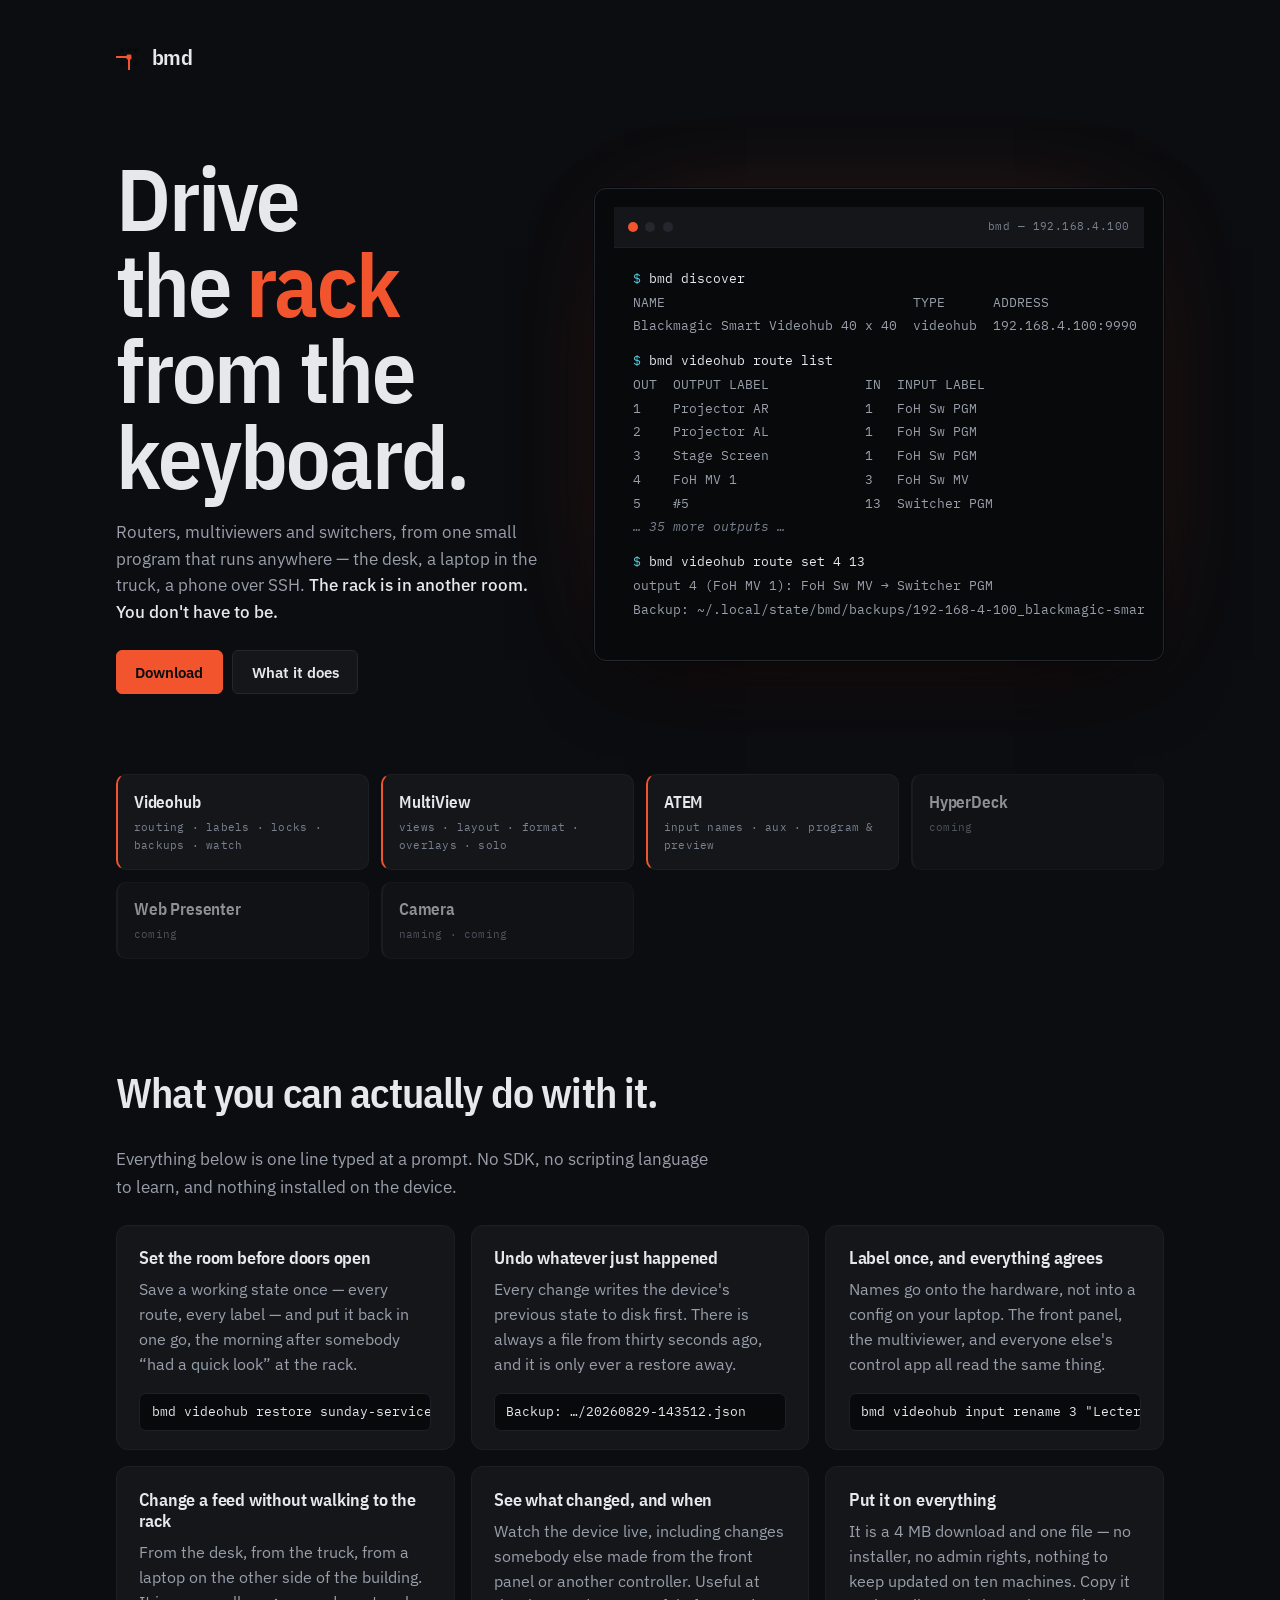
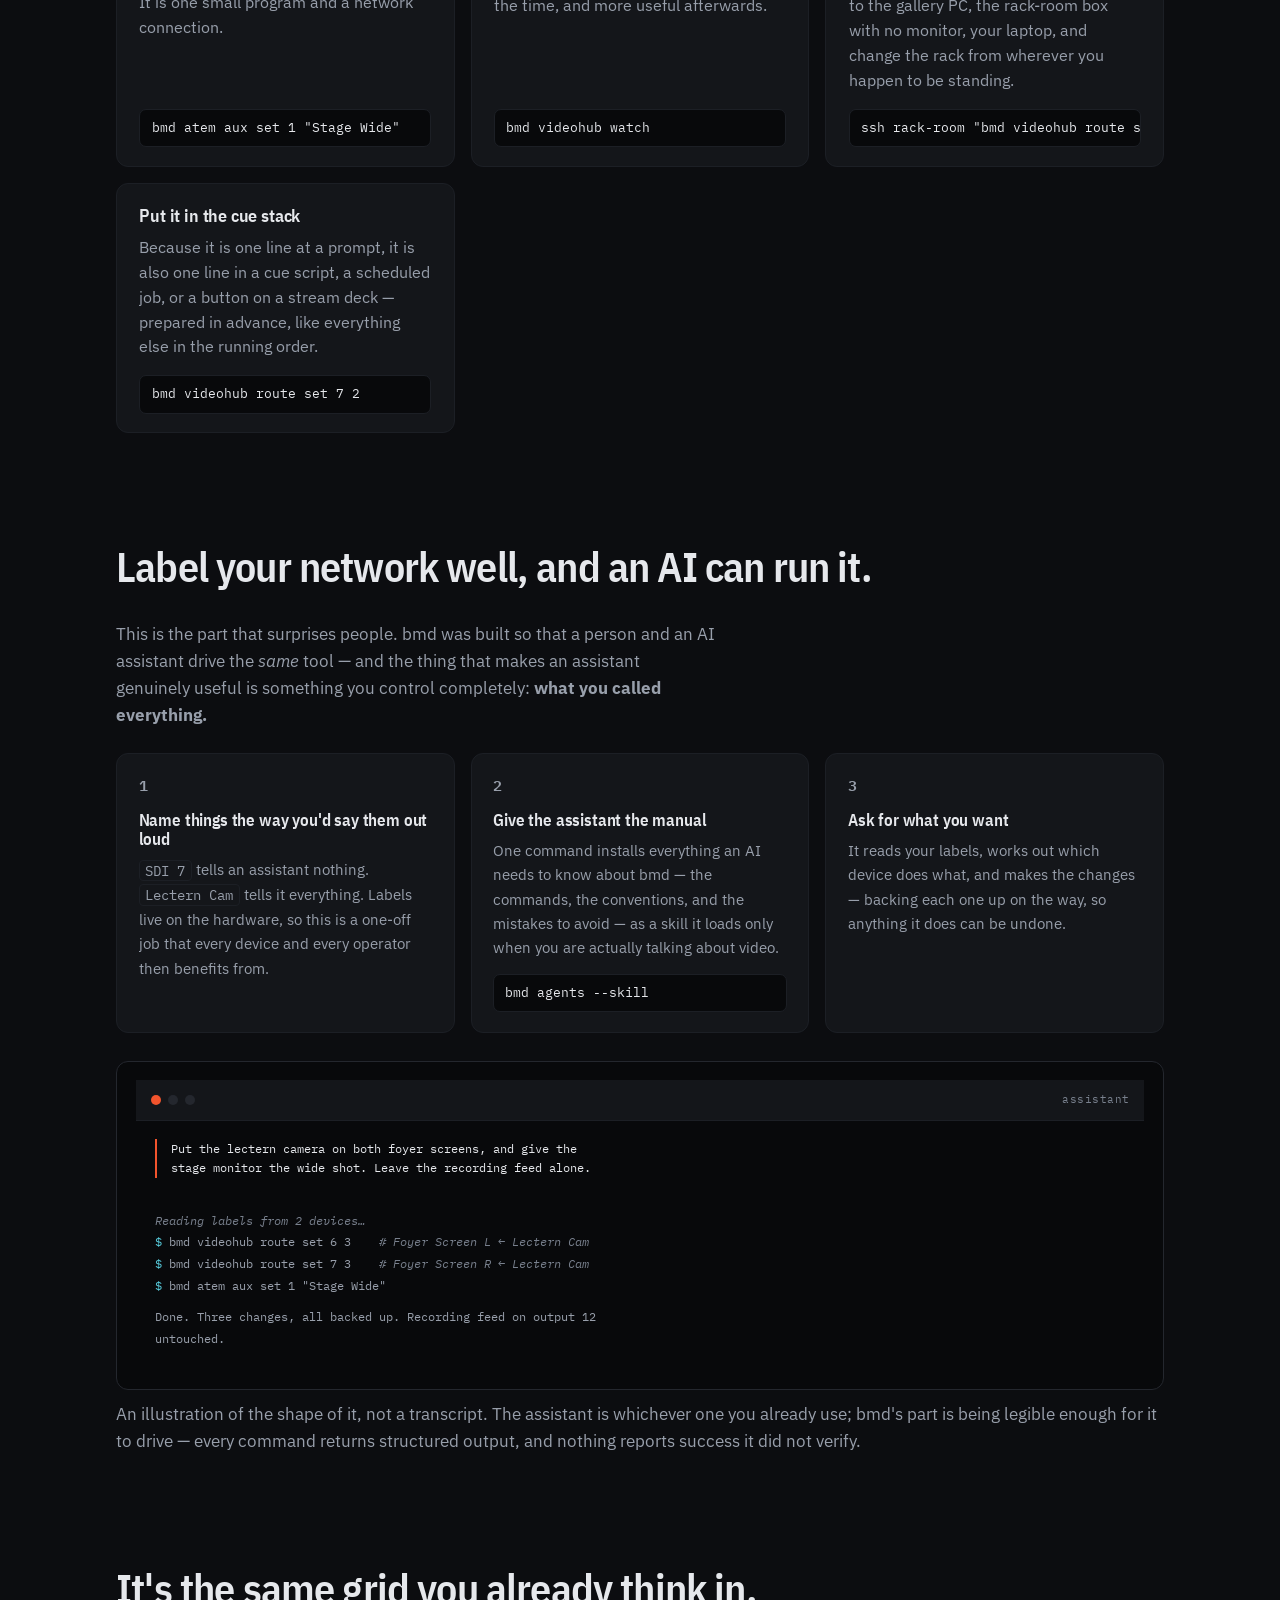
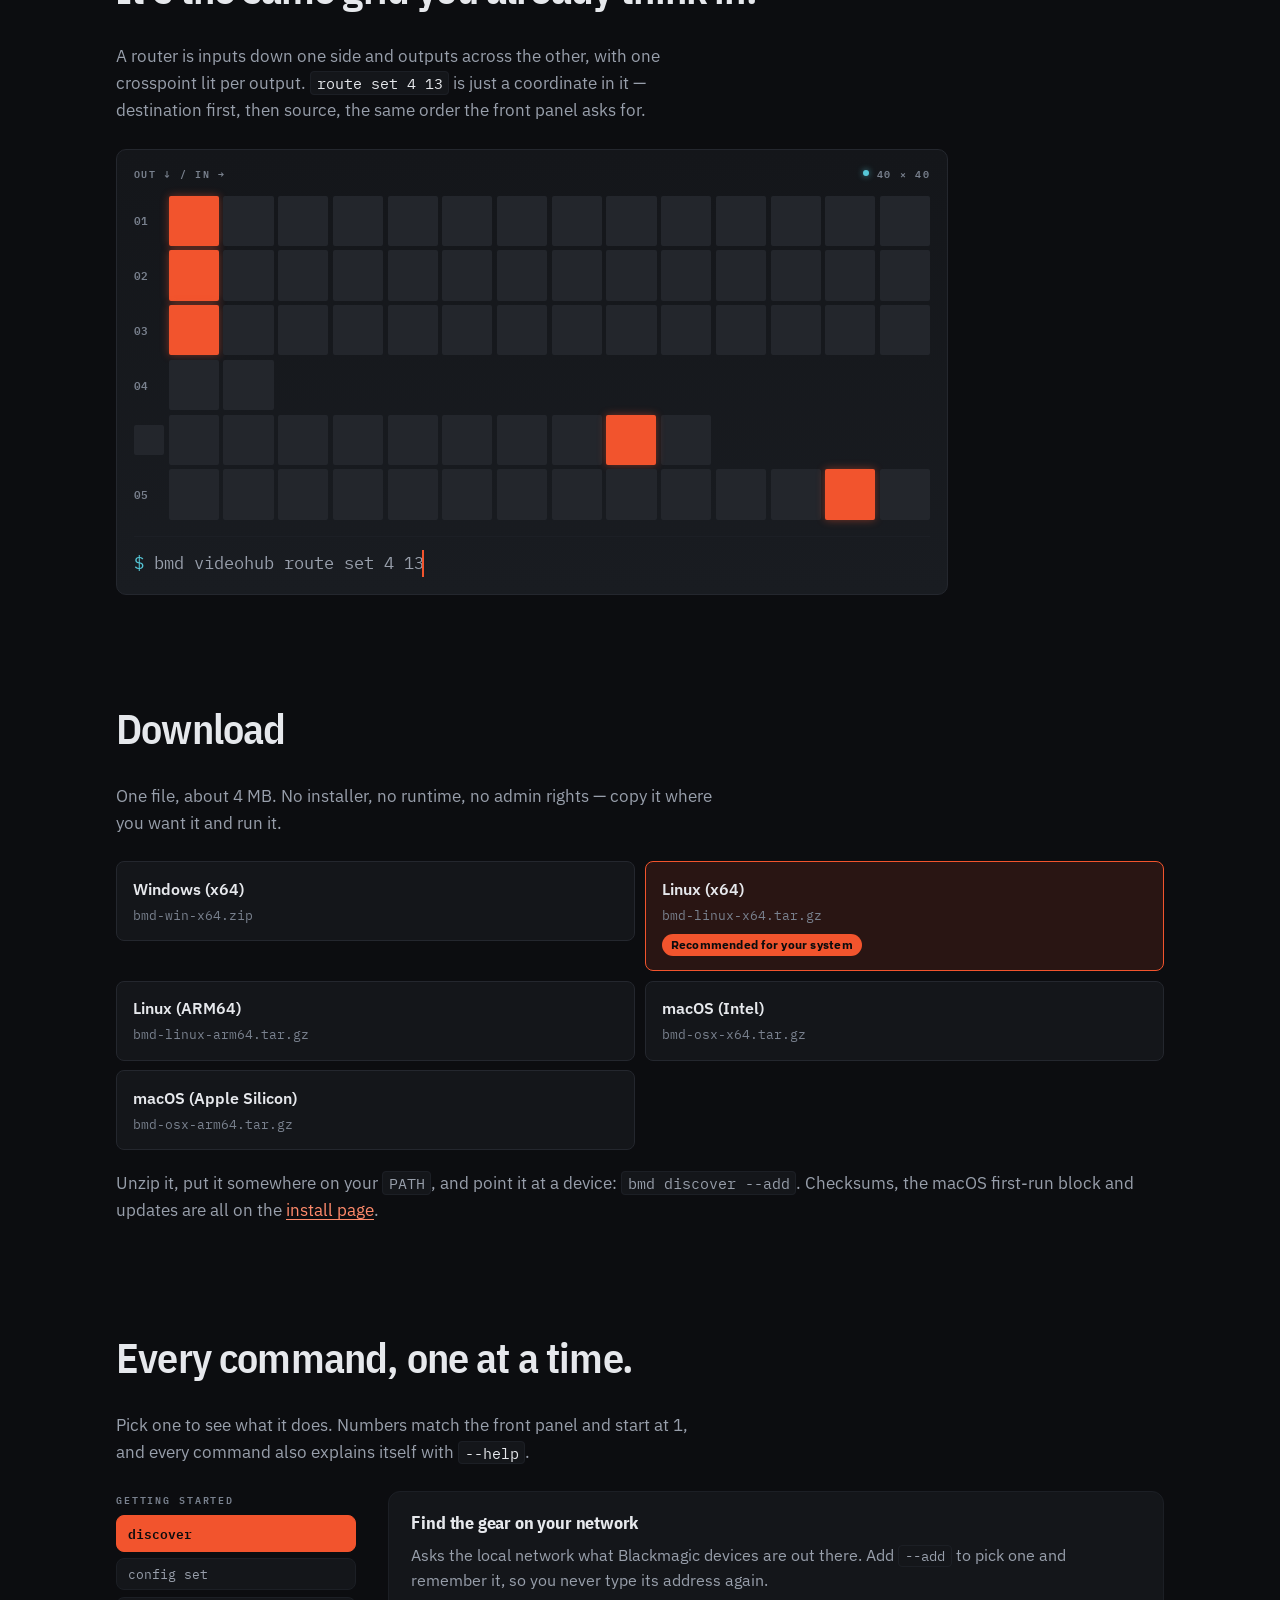
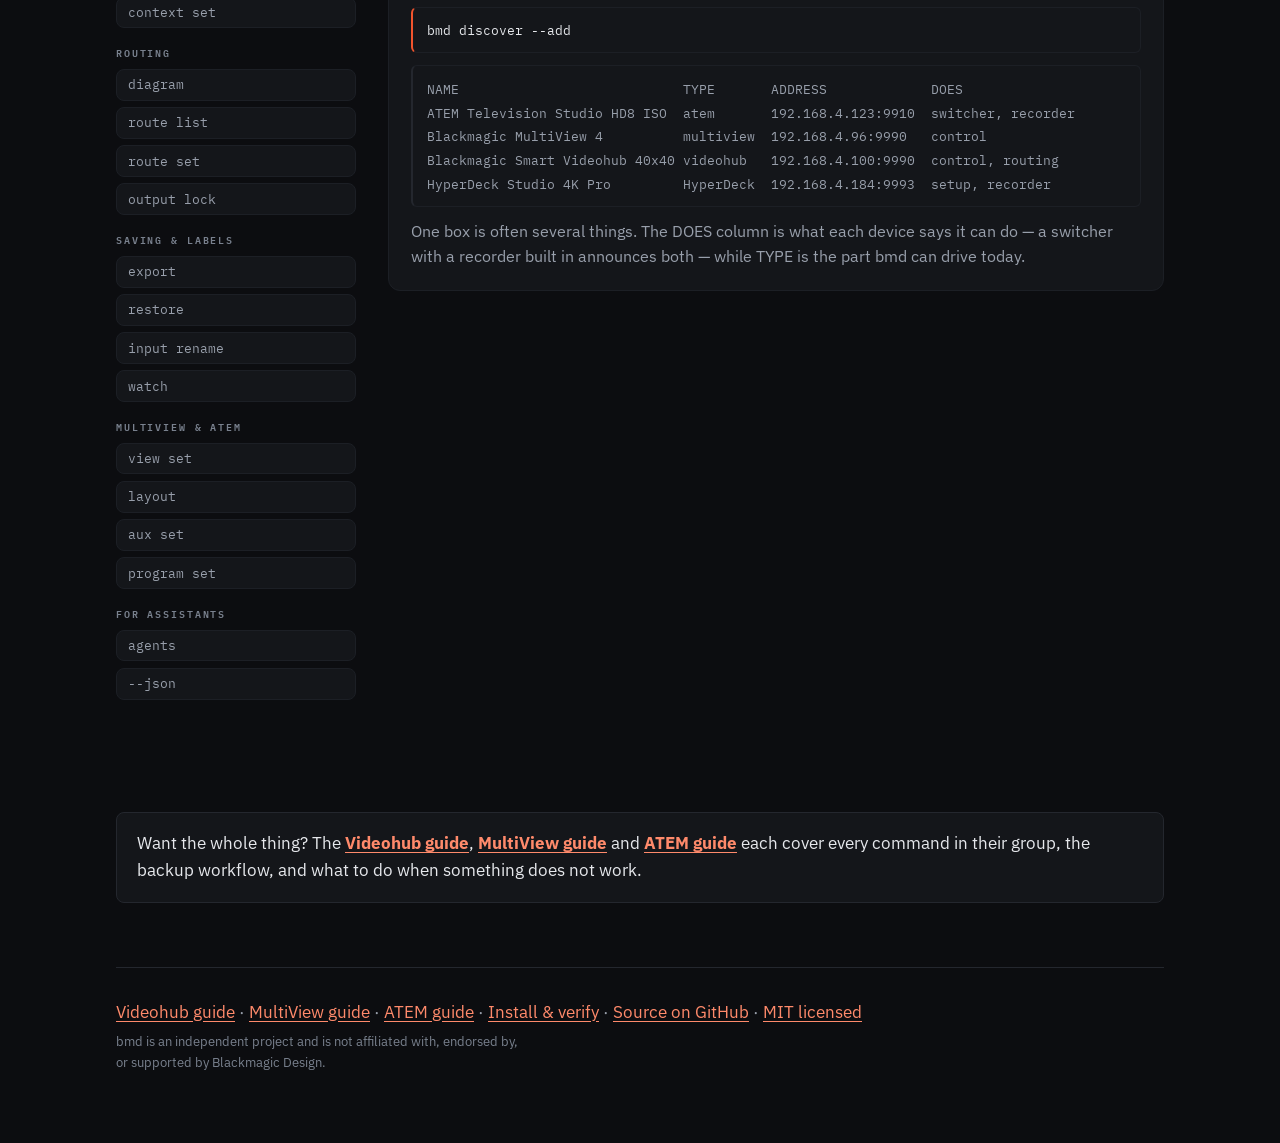
<file: site/index.html>
<!DOCTYPE html>
<html lang="en">
<head>
<meta charset="utf-8">
<meta name="viewport" content="width=device-width, initial-scale=1">
<title>bmd — drive the rack from the keyboard</title>
<meta name="description" content="bmd — control Blackmagic Videohub routers, MultiView multiviewers and ATEM switchers from one small program. Save a show and put it back, label once, and let an AI set the room up from plain English.">
<meta name="theme-color" content="#0c0d10">
<link rel="icon" href="favicon.svg" type="image/svg+xml">
<link rel="preconnect" href="https://fonts.googleapis.com">
<link rel="preconnect" href="https://fonts.gstatic.com" crossorigin>
<link href="https://fonts.googleapis.com/css2?family=IBM+Plex+Mono:wght@400;500;600&family=IBM+Plex+Sans+Condensed:wght@500;600;700&family=IBM+Plex+Sans:wght@400;500;600&display=swap" rel="stylesheet">
<link rel="stylesheet" href="style.css">
</head>
<body>
<div class="page page-wide">

  <header class="hero">
    <p class="masthead"><img src="mark.svg" alt="" width="26" height="26"><b>bmd</b></p>

    <div class="hero-grid">
      <div class="hero-copy">
        <h1>Drive the <em>rack</em> from the keyboard.</h1>
        <p class="lede">
          Routers, multiviewers and switchers, from one small program that runs anywhere —
          the desk, a laptop in the truck, a phone over SSH.
          <strong>The rack is in another room. You don't have to be.</strong>
        </p>

        <div class="cta-row">
          <a class="btn btn-primary" href="#download">Download</a>
          <a class="btn" href="#can-do">What it does</a>
        </div>
      </div>

      <div class="terminal terminal-hero">
        <div class="term-bar" aria-hidden="true">
          <span class="term-dot"></span><span class="term-dot"></span><span class="term-dot"></span>
          <span class="term-title">bmd — 192.168.4.100</span>
        </div>
<pre><code><span class="prompt-line"><span class="prompt-sign">$</span> bmd discover</span>
<span class="out">NAME                               TYPE      ADDRESS
Blackmagic Smart Videohub 40 x 40  videohub  192.168.4.100:9990</span>
<span class="cmd-gap"></span><span class="prompt-line"><span class="prompt-sign">$</span> bmd videohub route list</span>
<span class="out">OUT  OUTPUT LABEL            IN  INPUT LABEL
1    Projector AR            1   FoH Sw PGM
2    Projector AL            1   FoH Sw PGM
3    Stage Screen            1   FoH Sw PGM
4    FoH MV 1                3   FoH Sw MV
5    #5                      13  Switcher PGM</span>
<span class="muted">… 35 more outputs …</span>
<span class="cmd-gap"></span><span class="prompt-line"><span class="prompt-sign">$</span> bmd videohub route set 4 13</span>
<span class="out">output 4 (FoH MV 1): FoH Sw MV → Switcher PGM
Backup: ~/.local/state/bmd/backups/192-168-4-100_blackmagic-smart-videohub-40-x-40/20260829-143512.json</span></code></pre>
      </div>

      <ul class="devices">
        <li class="is-ready"><b>Videohub</b><span>routing · labels · locks · backups · watch</span></li>
        <li class="is-ready"><b>MultiView</b><span>views · layout · format · overlays · solo</span></li>
        <li class="is-ready"><b>ATEM</b><span>input names · aux · program &amp; preview</span></li>
        <li class="is-soon"><b>HyperDeck</b><span>coming</span></li>
        <li class="is-soon"><b>Web Presenter</b><span>coming</span></li>
        <li class="is-soon"><b>Camera</b><span>naming · coming</span></li>
      </ul>
    </div>
  </header>

  <section id="can-do">
    <h2>What you can actually do with it.</h2>
    <p class="section-lede">
      Everything below is one line typed at a prompt. No SDK, no scripting language to learn, and
      nothing installed on the device.
    </p>

    <ul class="outcomes">
      <li>
        <h3>Set the room before doors open</h3>
        <p>
          Save a working state once — every route, every label — and put it back in one go, the
          morning after somebody &ldquo;had a quick look&rdquo; at the rack.
        </p>
        <p class="outcome-cmd"><code>bmd videohub restore sunday-service.json</code></p>
      </li>
      <li>
        <h3>Undo whatever just happened</h3>
        <p>
          Every change writes the device's previous state to disk first. There is always a file
          from thirty seconds ago, and it is only ever a restore away.
        </p>
        <p class="outcome-cmd"><code>Backup: …/20260829-143512.json</code></p>
      </li>
      <li>
        <h3>Label once, and everything agrees</h3>
        <p>
          Names go onto the hardware, not into a config on your laptop. The front panel, the
          multiviewer, and everyone else's control app all read the same thing.
        </p>
        <p class="outcome-cmd"><code>bmd videohub input rename 3 "Lectern Cam"</code></p>
      </li>
      <li>
        <h3>Change a feed without walking to the rack</h3>
        <p>
          From the desk, from the truck, from a laptop on the other side of the building. It is
          one small program and a network connection.
        </p>
        <p class="outcome-cmd"><code>bmd atem aux set 1 "Stage Wide"</code></p>
      </li>
      <li>
        <h3>See what changed, and when</h3>
        <p>
          Watch the device live, including changes somebody else made from the front panel or
          another controller. Useful at the time, and more useful afterwards.
        </p>
        <p class="outcome-cmd"><code>bmd videohub watch</code></p>
      </li>
      <li>
        <h3>Put it on everything</h3>
        <p>
          It is a 4&nbsp;MB download and one file — no installer, no admin rights, nothing to
          keep updated on ten machines. Copy it to the gallery PC, the rack-room box with no
          monitor, your laptop, and change the rack from wherever you happen to be standing.
        </p>
        <p class="outcome-cmd"><code>ssh rack-room "bmd videohub route set 4 13"</code></p>
      </li>
      <li>
        <h3>Put it in the cue stack</h3>
        <p>
          Because it is one line at a prompt, it is also one line in a cue script, a scheduled
          job, or a button on a stream deck — prepared in advance, like everything else in the
          running order.
        </p>
        <p class="outcome-cmd"><code>bmd videohub route set 7 2</code></p>
      </li>
    </ul>
  </section>

  <section id="ai">
    <h2>Label your network well, and an AI can run it.</h2>
    <p class="section-lede">
      This is the part that surprises people. bmd was built so that a person and an AI assistant
      drive the <em>same</em> tool — and the thing that makes an assistant genuinely useful is
      something you control completely: <strong>what you called everything.</strong>
    </p>

    <div class="ai-grid">
      <div class="ai-step">
        <p class="step-no">1</p>
        <h3>Name things the way you'd say them out loud</h3>
        <p>
          <code>SDI 7</code> tells an assistant nothing. <code>Lectern Cam</code> tells it
          everything. Labels live on the hardware, so this is a one-off job that every device and
          every operator then benefits from.
        </p>
      </div>
      <div class="ai-step">
        <p class="step-no">2</p>
        <h3>Give the assistant the manual</h3>
        <p>
          One command installs everything an AI needs to know about bmd — the commands, the
          conventions, and the mistakes to avoid — as a skill it loads only when you are actually
          talking about video.
        </p>
        <p class="outcome-cmd"><code>bmd agents --skill</code></p>
      </div>
      <div class="ai-step">
        <p class="step-no">3</p>
        <h3>Ask for what you want</h3>
        <p>
          It reads your labels, works out which device does what, and makes the changes — backing
          each one up on the way, so anything it does can be undone.
        </p>
      </div>
    </div>

    <div class="terminal ai-demo">
      <div class="term-bar" aria-hidden="true">
        <span class="term-dot"></span><span class="term-dot"></span><span class="term-dot"></span>
        <span class="term-title">assistant</span>
      </div>
<pre><code><span class="ask">Put the lectern camera on both foyer screens, and give the
stage monitor the wide shot. Leave the recording feed alone.</span>
<span class="cmd-gap"></span><span class="out muted">Reading labels from 2 devices…</span>
<span class="out"><span class="prompt-sign">$</span> bmd videohub route set 6 3    <span class="muted"># Foyer Screen L ← Lectern Cam</span>
<span class="prompt-sign">$</span> bmd videohub route set 7 3    <span class="muted"># Foyer Screen R ← Lectern Cam</span>
<span class="prompt-sign">$</span> bmd atem aux set 1 "Stage Wide"</span>
<span class="cmd-gap"></span><span class="out">Done. Three changes, all backed up. Recording feed on output 12
untouched.</span></code></pre>
    </div>
    <p class="demo-note">
      An illustration of the shape of it, not a transcript. The assistant is whichever one you
      already use; bmd's part is being legible enough for it to drive — every command returns
      structured output, and nothing reports success it did not verify.
    </p>
  </section>

  <section id="grid">
    <h2>It's the same grid you already think in.</h2>
    <p class="section-lede">
      A router is inputs down one side and outputs across the other, with one crosspoint lit per
      output. <code>route set 4 13</code> is just a coordinate in it — destination first, then
      source, the same order the front panel asks for.
    </p>

    <div class="matrix">
      <div class="matrix-head">
        <span>Out &darr; / In &rarr;</span>
        <span class="matrix-status"><i class="led" aria-hidden="true"></i>40 &times; 40</span>
      </div>

      <div class="matrix-grid" role="img"
           aria-label="Videohub routing matrix, five outputs by fourteen inputs. Outputs 1, 2 and 3 take input 1. Output 5 takes input 13. Output 4 is being re-routed from input 3 to input 13.">

      <div class="mrow"><span class="rlabel">01</span><i class="x on"></i><i class="x"></i><i class="x"></i><i class="x"></i><i class="x"></i><i class="x"></i><i class="x"></i><i class="x"></i><i class="x"></i><i class="x"></i><i class="x"></i><i class="x"></i><i class="x"></i><i class="x"></i></div>
      <div class="mrow"><span class="rlabel">02</span><i class="x on"></i><i class="x"></i><i class="x"></i><i class="x"></i><i class="x"></i><i class="x"></i><i class="x"></i><i class="x"></i><i class="x"></i><i class="x"></i><i class="x"></i><i class="x"></i><i class="x"></i><i class="x"></i></div>
      <div class="mrow"><span class="rlabel">03</span><i class="x on"></i><i class="x"></i><i class="x"></i><i class="x"></i><i class="x"></i><i class="x"></i><i class="x"></i><i class="x"></i><i class="x"></i><i class="x"></i><i class="x"></i><i class="x"></i><i class="x"></i><i class="x"></i></div>
      <div class="mrow"><span class="rlabel">04</span><i class="x"></i><i class="x"></i><i class="x from"></i><i class="x"></i><i class="x"></i><i class="x"></i><i class="x"></i><i class="x"></i><i class="x"></i><i class="x"></i><i class="x"></i><i class="x"></i><i class="x to"></i><i class="x"></i><span class="trace" aria-hidden="true"></span></div>
      <div class="mrow"><span class="rlabel">05</span><i class="x"></i><i class="x"></i><i class="x"></i><i class="x"></i><i class="x"></i><i class="x"></i><i class="x"></i><i class="x"></i><i class="x"></i><i class="x"></i><i class="x"></i><i class="x"></i><i class="x on"></i><i class="x"></i></div>

      </div>

      <p class="matrix-foot"><span class="typed"><span class="sign">$</span> bmd videohub route set 4 13</span></p>
    </div>
  </section>

  <section id="download">
    <h2>Download</h2>
    <p class="section-lede">
      One file, about 4&nbsp;MB. No installer, no runtime, no admin rights — copy it where you
      want it and run it.
    </p>
    <ul class="downloads">
      <li>
        <a class="download-link" data-platform="win-x64"
           href="https://github.com/davojc/bmdcli/releases/latest/download/bmd-win-x64.zip">
          <span class="platform">Windows (x64)</span>
          <span class="filename">bmd-win-x64.zip</span>
        </a>
      </li>
      <li>
        <a class="download-link" data-platform="linux-x64"
           href="https://github.com/davojc/bmdcli/releases/latest/download/bmd-linux-x64.tar.gz">
          <span class="platform">Linux (x64)</span>
          <span class="filename">bmd-linux-x64.tar.gz</span>
        </a>
      </li>
      <li>
        <a class="download-link" data-platform="linux-arm64"
           href="https://github.com/davojc/bmdcli/releases/latest/download/bmd-linux-arm64.tar.gz">
          <span class="platform">Linux (ARM64)</span>
          <span class="filename">bmd-linux-arm64.tar.gz</span>
        </a>
      </li>
      <li>
        <a class="download-link" data-platform="osx-x64"
           href="https://github.com/davojc/bmdcli/releases/latest/download/bmd-osx-x64.tar.gz">
          <span class="platform">macOS (Intel)</span>
          <span class="filename">bmd-osx-x64.tar.gz</span>
        </a>
      </li>
      <li>
        <a class="download-link" data-platform="osx-arm64"
           href="https://github.com/davojc/bmdcli/releases/latest/download/bmd-osx-arm64.tar.gz">
          <span class="platform">macOS (Apple Silicon)</span>
          <span class="filename">bmd-osx-arm64.tar.gz</span>
        </a>
      </li>
    </ul>
    <p class="verify">
      Unzip it, put it somewhere on your <code>PATH</code>, and point it at a device:
      <code>bmd discover --add</code>. Checksums, the macOS first-run block and updates are all on
      the <a href="install.html">install page</a>.
    </p>
  </section>

  <!-- The technical detail, deliberately below the fold and behind one click each:
       findable when wanted, not in the way of someone deciding whether this is for
       them. Without JavaScript every panel is simply visible. -->
  <section id="commands">
    <h2>Every command, one at a time.</h2>
    <p class="section-lede">
      Pick one to see what it does. Numbers match the front panel and start at 1, and every
      command also explains itself with <code>--help</code>.
    </p>

    <div class="explorer" id="explorer">
      <div class="explorer-list" role="tablist" aria-label="bmd commands">
        <p class="explorer-group" id="grp-start">Getting started</p>
        <button type="button" role="tab" id="t-discover" aria-controls="p-discover" aria-selected="true">discover</button>
        <button type="button" role="tab" id="t-config" aria-controls="p-config" aria-selected="false">config set</button>
        <button type="button" role="tab" id="t-context" aria-controls="p-context" aria-selected="false">context set</button>

        <p class="explorer-group">Routing</p>
        <button type="button" role="tab" id="t-diagram" aria-controls="p-diagram" aria-selected="false">diagram</button>
        <button type="button" role="tab" id="t-routelist" aria-controls="p-routelist" aria-selected="false">route list</button>
        <button type="button" role="tab" id="t-routeset" aria-controls="p-routeset" aria-selected="false">route set</button>
        <button type="button" role="tab" id="t-lock" aria-controls="p-lock" aria-selected="false">output lock</button>

        <p class="explorer-group">Saving &amp; labels</p>
        <button type="button" role="tab" id="t-export" aria-controls="p-export" aria-selected="false">export</button>
        <button type="button" role="tab" id="t-restore" aria-controls="p-restore" aria-selected="false">restore</button>
        <button type="button" role="tab" id="t-rename" aria-controls="p-rename" aria-selected="false">input rename</button>
        <button type="button" role="tab" id="t-watch" aria-controls="p-watch" aria-selected="false">watch</button>

        <p class="explorer-group">MultiView &amp; ATEM</p>
        <button type="button" role="tab" id="t-viewset" aria-controls="p-viewset" aria-selected="false">view set</button>
        <button type="button" role="tab" id="t-layout" aria-controls="p-layout" aria-selected="false">layout</button>
        <button type="button" role="tab" id="t-aux" aria-controls="p-aux" aria-selected="false">aux set</button>
        <button type="button" role="tab" id="t-program" aria-controls="p-program" aria-selected="false">program set</button>

        <p class="explorer-group">For assistants</p>
        <button type="button" role="tab" id="t-agents" aria-controls="p-agents" aria-selected="false">agents</button>
        <button type="button" role="tab" id="t-json" aria-controls="p-json" aria-selected="false">--json</button>
      </div>

      <div class="explorer-panels">
        <div role="tabpanel" id="p-discover" aria-labelledby="t-discover">
          <h3>Find the gear on your network</h3>
          <p>Asks the local network what Blackmagic devices are out there. Add <code>--add</code> to pick one and remember it, so you never type its address again.</p>
          <pre class="cmd"><code>bmd discover --add</code></pre>
          <pre class="cmd cmd-out"><code>NAME                            TYPE       ADDRESS             DOES
ATEM Television Studio HD8 ISO  atem       192.168.4.123:9910  switcher, recorder
Blackmagic MultiView 4          multiview  192.168.4.96:9990   control
Blackmagic Smart Videohub 40x40 videohub   192.168.4.100:9990  control, routing
HyperDeck Studio 4K Pro         HyperDeck  192.168.4.184:9993  setup, recorder</code></pre>
          <p>
            One box is often several things. The DOES column is what each device says it can do —
            a switcher with a recorder built in announces both — while TYPE is the part bmd can
            drive today.
          </p>
        </div>

        <div role="tabpanel" id="p-config" aria-labelledby="t-config" hidden>
          <h3>Point bmd at a device by hand</h3>
          <p>For when you already know the address, or discovery cannot reach it across a subnet. Remembered for your user, wherever you run it.</p>
          <pre class="cmd"><code>bmd config set videohub.host 192.168.1.50</code></pre>
          <p>Add <code>--project</code> to pin one folder to one device instead — handy when a show lives in its own directory.</p>
        </div>

        <div role="tabpanel" id="p-context" aria-labelledby="t-context" hidden>
          <h3>Work with more than one of the same thing</h3>
          <p>Two switchers, two routers? Give each a name, then switch between them. Anything that changes a device tells you which one it acted on.</p>
          <pre class="cmd"><code>bmd atem context list
bmd atem context set gallery</code></pre>
          <pre class="cmd cmd-out"><code>   CONTEXT  HOST
*  default  192.168.4.98
   gallery  192.168.4.30</code></pre>
        </div>

        <div role="tabpanel" id="p-routelist" aria-labelledby="t-routelist" hidden>
          <h3>See what is feeding what</h3>
          <p>The whole routing table, with the labels rather than bare numbers.</p>
          <pre class="cmd"><code>bmd videohub route list</code></pre>
          <pre class="cmd cmd-out"><code>OUT  OUTPUT LABEL            IN  INPUT LABEL
1    Projector AR            1   FoH Sw PGM
2    Projector AL            1   FoH Sw PGM
3    Stage Screen            1   FoH Sw PGM</code></pre>
        </div>

        <div role="tabpanel" id="p-routeset" aria-labelledby="t-routeset" hidden>
          <h3>Send a source somewhere</h3>
          <p><strong>Destination first, then source</strong> — the same order the front panel asks for. This sends input 13 to output 4.</p>
          <pre class="cmd"><code>bmd videohub route set 4 13</code></pre>
          <pre class="cmd cmd-out"><code>output 4 (FoH MV 1): FoH Sw MV → Switcher PGM
Backup: …/20260829-143512.json</code></pre>
        </div>

        <div role="tabpanel" id="p-lock" aria-labelledby="t-lock" hidden>
          <h3>Stop anyone else touching an output</h3>
          <p>Locks live on the device and are shared with every other controller, so a locked output stays locked for the front panel too. <code>output unlock</code> releases it.</p>
          <pre class="cmd"><code>bmd videohub output lock 4</code></pre>
        </div>

        <div role="tabpanel" id="p-diagram" aria-labelledby="t-diagram" hidden>
          <h3>Draw the whole rig</h3>
          <p>Writes a single HTML page covering every device you have configured — router, multiviewer, switchers — with each one's sources on the left, destinations on the right, and lines showing what is feeding what. Hover a name and it traces the signal.</p>
          <pre class="cmd"><code>bmd diagram rig.html</code></pre>
          <pre class="cmd cmd-out"><code>Drew 5 of 5 device(s) → rig.html</code></pre>
          <p>Nothing is fetched when the page opens, so it works on a rack-room machine with no network, and it prints. A device that is switched off is drawn as a gap with the reason on it rather than quietly left out.</p>
        </div>

        <div role="tabpanel" id="p-export" aria-labelledby="t-export" hidden>
          <h3>Save the whole state to a file</h3>
          <p>Every label and every route, read back and checked against the device before the file is written. This is the file you restore from.</p>
          <pre class="cmd"><code>bmd videohub export sunday-service.json</code></pre>
          <pre class="cmd cmd-out"><code>Exported and verified: 40 inputs, 40 outputs, 40 routes → sunday-service.json</code></pre>
        </div>

        <div role="tabpanel" id="p-restore" aria-labelledby="t-restore" hidden>
          <h3>Put a saved state back</h3>
          <p>Changes only what differs, so a hub already in the right state is left alone. <code>--dry-run</code> shows the plan without touching anything.</p>
          <pre class="cmd"><code>bmd videohub restore sunday-service.json --dry-run</code></pre>
        </div>

        <div role="tabpanel" id="p-rename" aria-labelledby="t-rename" hidden>
          <h3>Label a source on the hardware</h3>
          <p>Writes the name to the device itself, so the front panel and every other controller agree with you. This is the groundwork that makes the <a href="#ai">AI section above</a> work.</p>
          <pre class="cmd"><code>bmd videohub input rename 3 "Lectern Cam"</code></pre>
        </div>

        <div role="tabpanel" id="p-watch" aria-labelledby="t-watch" hidden>
          <h3>Watch changes as they happen</h3>
          <p>Including changes made from the front panel or somebody else's control app. Runs until you stop it.</p>
          <pre class="cmd"><code>bmd videohub watch</code></pre>
          <pre class="cmd cmd-out"><code>output 4 (FoH MV 1): FoH Sw MV → Switcher PGM
output 7 lock: unlocked → locked</code></pre>
        </div>

        <div role="tabpanel" id="p-viewset" aria-labelledby="t-viewset" hidden>
          <h3>Put a source in a multiviewer window</h3>
          <p>Destination first again: view 1 shows source 3. See the <a href="multiview.html">MultiView guide</a> for overlays, solo and the rest.</p>
          <pre class="cmd"><code>bmd multiview view set 1 3</code></pre>
        </div>

        <div role="tabpanel" id="p-layout" aria-labelledby="t-layout" hidden>
          <h3>Change the multiviewer grid</h3>
          <p>The device decides what layouts it supports, not bmd — so it accepts or refuses the value and you are told which.</p>
          <pre class="cmd"><code>bmd multiview layout 2x2</code></pre>
        </div>

        <div role="tabpanel" id="p-aux" aria-labelledby="t-aux" hidden>
          <h3>Feed a stage monitor or a recorder</h3>
          <p>An auxiliary output carries any source independently of what is on air. Name the source or use its number.</p>
          <pre class="cmd"><code>bmd atem aux set 1 "Stage Wide"</code></pre>
          <pre class="cmd cmd-out"><code>Aux 1 now shows 4 (Stage Wide)</code></pre>
        </div>

        <div role="tabpanel" id="p-program" aria-labelledby="t-program" hidden>
          <h3>Cut to air</h3>
          <p>This one is live the instant it lands, so it asks first — and refuses outright in a script unless you pass <code>--force</code>. <code>preview set</code> changes nothing on air and does not ask.</p>
          <pre class="cmd"><code>bmd atem program set "Lectern Cam"</code></pre>
          <pre class="cmd cmd-out"><code>About to cut ATEM Television Studio HD to 3 (Lectern Cam).
This goes on air immediately.
Type y to continue:</code></pre>
        </div>

        <div role="tabpanel" id="p-agents" aria-labelledby="t-agents" hidden>
          <h3>Teach an AI assistant to use it</h3>
          <p>Installs everything an assistant needs — the commands, the conventions, and the traps — as a skill it loads only when a task actually involves video hardware. Never into your project's own instructions.</p>
          <pre class="cmd"><code>bmd agents --skill</code></pre>
        </div>

        <div role="tabpanel" id="p-json" aria-labelledby="t-json" hidden>
          <h3>Machine-readable output, on any command</h3>
          <p>One JSON document per command, with field names that do not change between releases. Exit codes are consistent too: 0 worked, 1 the operation failed, 2 the command was wrong.</p>
          <pre class="cmd"><code>bmd videohub route list --json</code></pre>
          <pre class="cmd cmd-out"><code>[{"output":1,"outputLabel":"Projector AR","input":1,"inputLabel":"FoH Sw PGM"}]</code></pre>
        </div>
      </div>
    </div>
  </section>

  <section id="guide">
    <div class="guide-callout">
      <p>
        Want the whole thing? The
        <a href="videohub.html"><strong>Videohub guide</strong></a>,
        <a href="multiview.html"><strong>MultiView guide</strong></a> and
        <a href="atem.html"><strong>ATEM guide</strong></a> each cover every command in their
        group, the backup workflow, and what to do when something does not work.
      </p>
    </div>
  </section>

  <footer>
    <p>
      <a href="videohub.html">Videohub guide</a>
      · <a href="multiview.html">MultiView guide</a>
      · <a href="atem.html">ATEM guide</a>
      · <a href="install.html">Install &amp; verify</a>
      · <a href="https://github.com/davojc/bmdcli">Source on GitHub</a>
      · <a href="https://github.com/davojc/bmdcli/blob/main/LICENSE">MIT licensed</a>
    </p>
    <p class="disclaimer">
      bmd is an independent project and is not affiliated with, endorsed by, or supported by
      Blackmagic Design.
    </p>
  </footer>

</div>

<script>
  // Emphasis only: every download link is a plain, working <a> with no JS involved.
  // This adds a "Recommended" badge to the one matching the visitor's platform. Best-effort —
  // macOS in particular cannot be reliably told apart between Intel and Apple Silicon from
  // script (Safari reports "Intel" on both), so Apple Silicon is assumed there.
  (function () {
    try {
      var ua = navigator.userAgent || "";
      var platform = navigator.platform || "";
      var match = null;

      if (/Win/i.test(platform) || /Windows/i.test(ua)) {
        match = "win-x64";
      } else if (/Mac/i.test(platform) || /Macintosh/i.test(ua)) {
        match = "osx-arm64";
      } else if (/Linux/i.test(platform) || /Linux/i.test(ua)) {
        match = /aarch64|arm64/i.test(ua) ? "linux-arm64" : "linux-x64";
      }

      if (!match) return;
      var link = document.querySelector('.download-link[data-platform="' + match + '"]');
      if (!link) return;

      link.classList.add("is-recommended");
      var badge = document.createElement("span");
      badge.className = "badge";
      badge.textContent = "Recommended for your system";
      link.appendChild(badge);
    } catch (e) {
      // Cosmetic only; any failure leaves all five links untouched.
    }
  })();

  // Command explorer. Progressive enhancement: the markup ships with every panel present
  // and only the first `hidden`, so with JavaScript off the page still shows the first
  // command and the rest are reachable — nothing is lost, it just stops being a picker.
  // The `is-live` class is what turns the list into tabs, and it is only ever added here.
  (function () {
    var root = document.getElementById("explorer");
    if (!root) return;

    var tabs = Array.prototype.slice.call(root.querySelectorAll('[role="tab"]'));
    var panels = Array.prototype.slice.call(root.querySelectorAll('[role="tabpanel"]'));
    if (!tabs.length || tabs.length !== panels.length) return;

    root.classList.add("is-live");
    panels.forEach(function (panel, i) { panel.hidden = i !== 0; });

    function select(tab, focus) {
      tabs.forEach(function (t) {
        var on = t === tab;
        t.setAttribute("aria-selected", on ? "true" : "false");
        t.tabIndex = on ? 0 : -1;
        document.getElementById(t.getAttribute("aria-controls")).hidden = !on;
      });
      if (focus) tab.focus();
    }

    tabs.forEach(function (tab, i) {
      tab.tabIndex = i === 0 ? 0 : -1;
      tab.addEventListener("click", function () { select(tab, false); });
      tab.addEventListener("keydown", function (e) {
        var next = null;
        if (e.key === "ArrowDown" || e.key === "ArrowRight") next = tabs[(i + 1) % tabs.length];
        else if (e.key === "ArrowUp" || e.key === "ArrowLeft") next = tabs[(i - 1 + tabs.length) % tabs.length];
        else if (e.key === "Home") next = tabs[0];
        else if (e.key === "End") next = tabs[tabs.length - 1];
        if (!next) return;
        e.preventDefault();
        select(next, true);
      });
    });
  })();
</script>
</body>
</html>
</file>
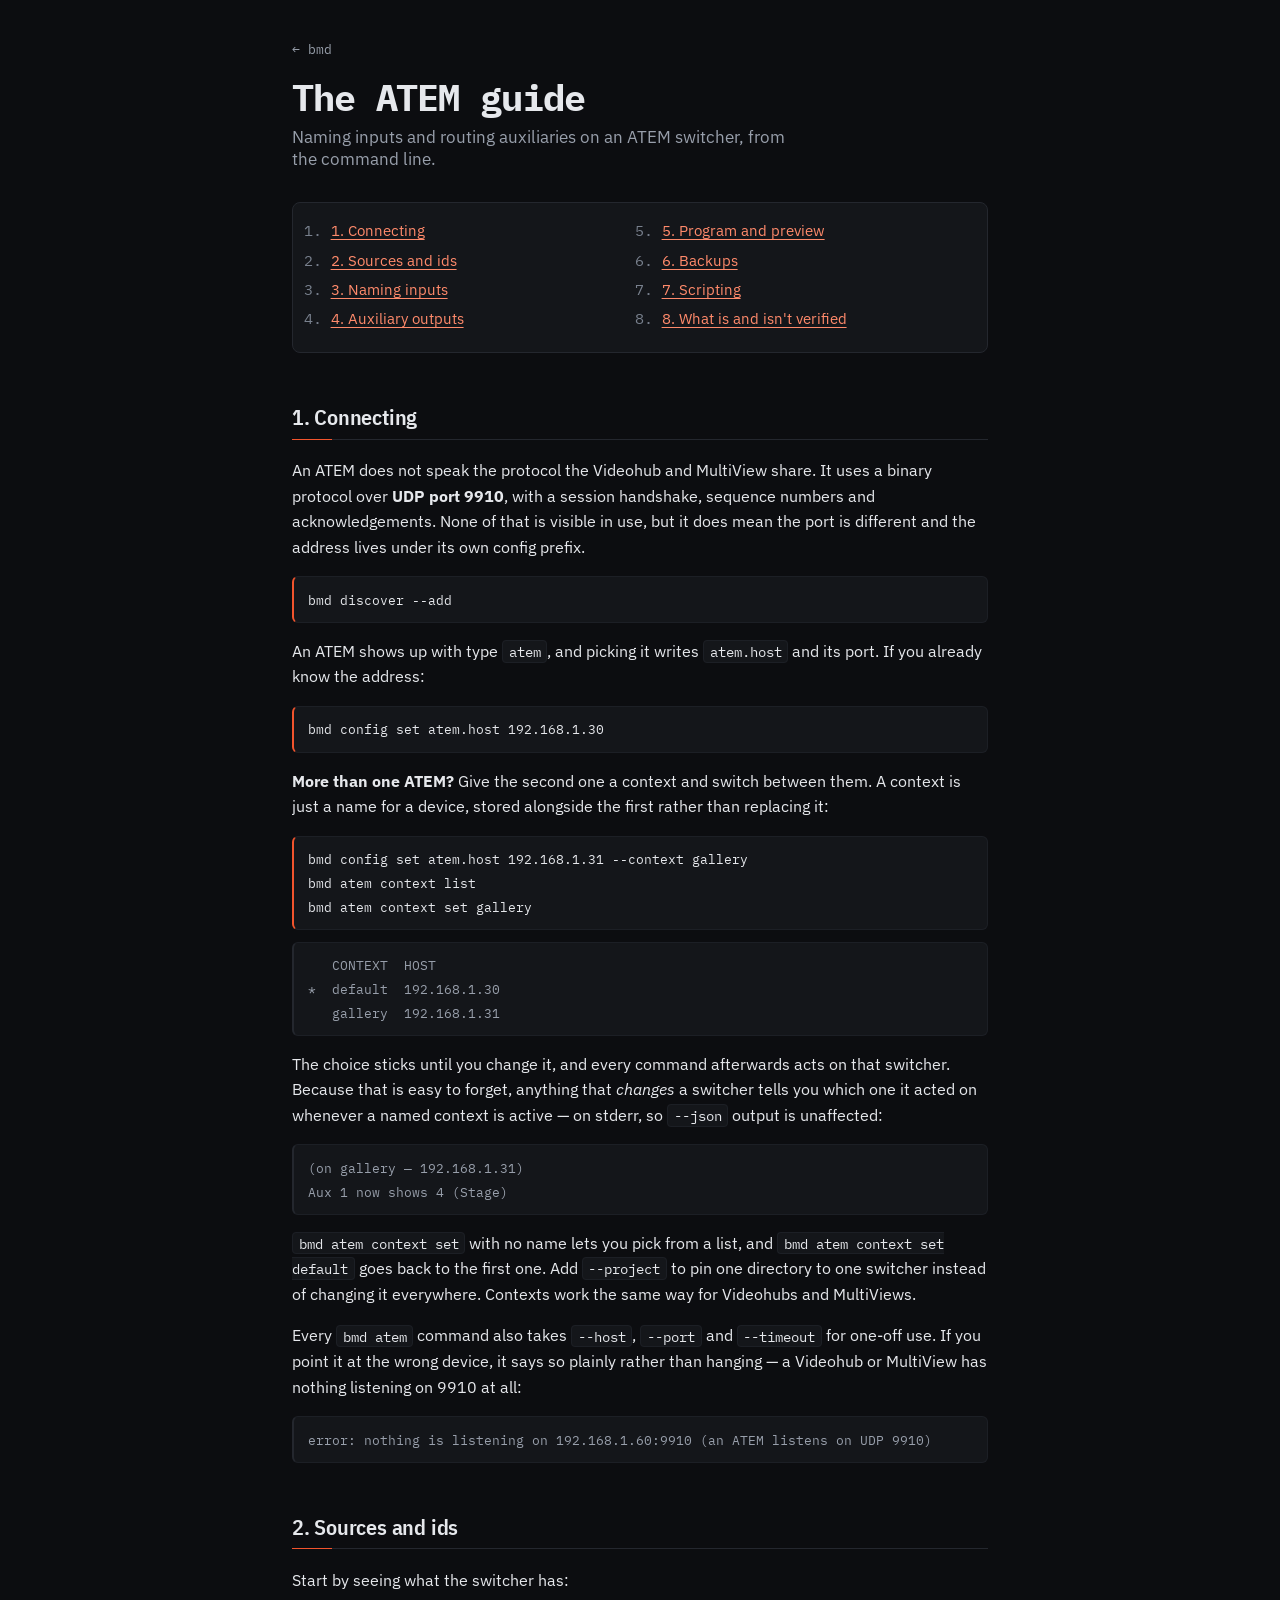
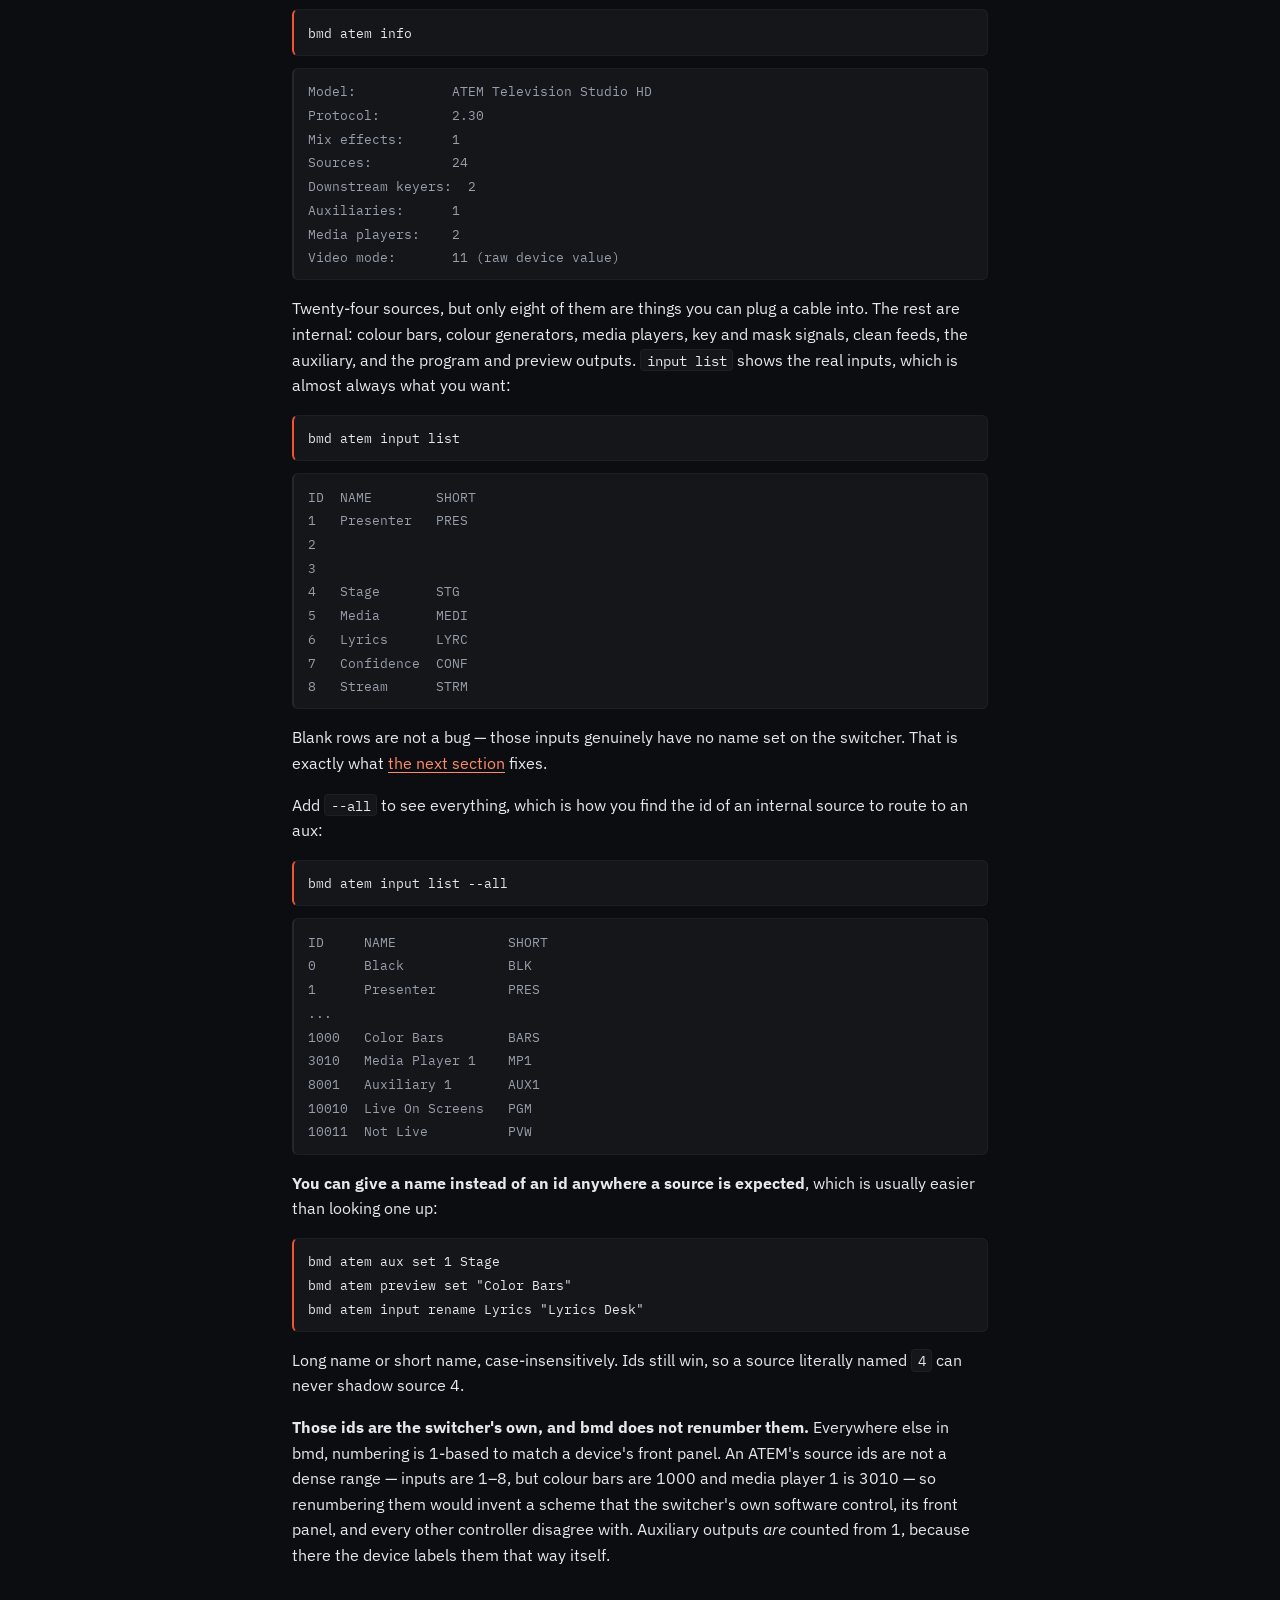
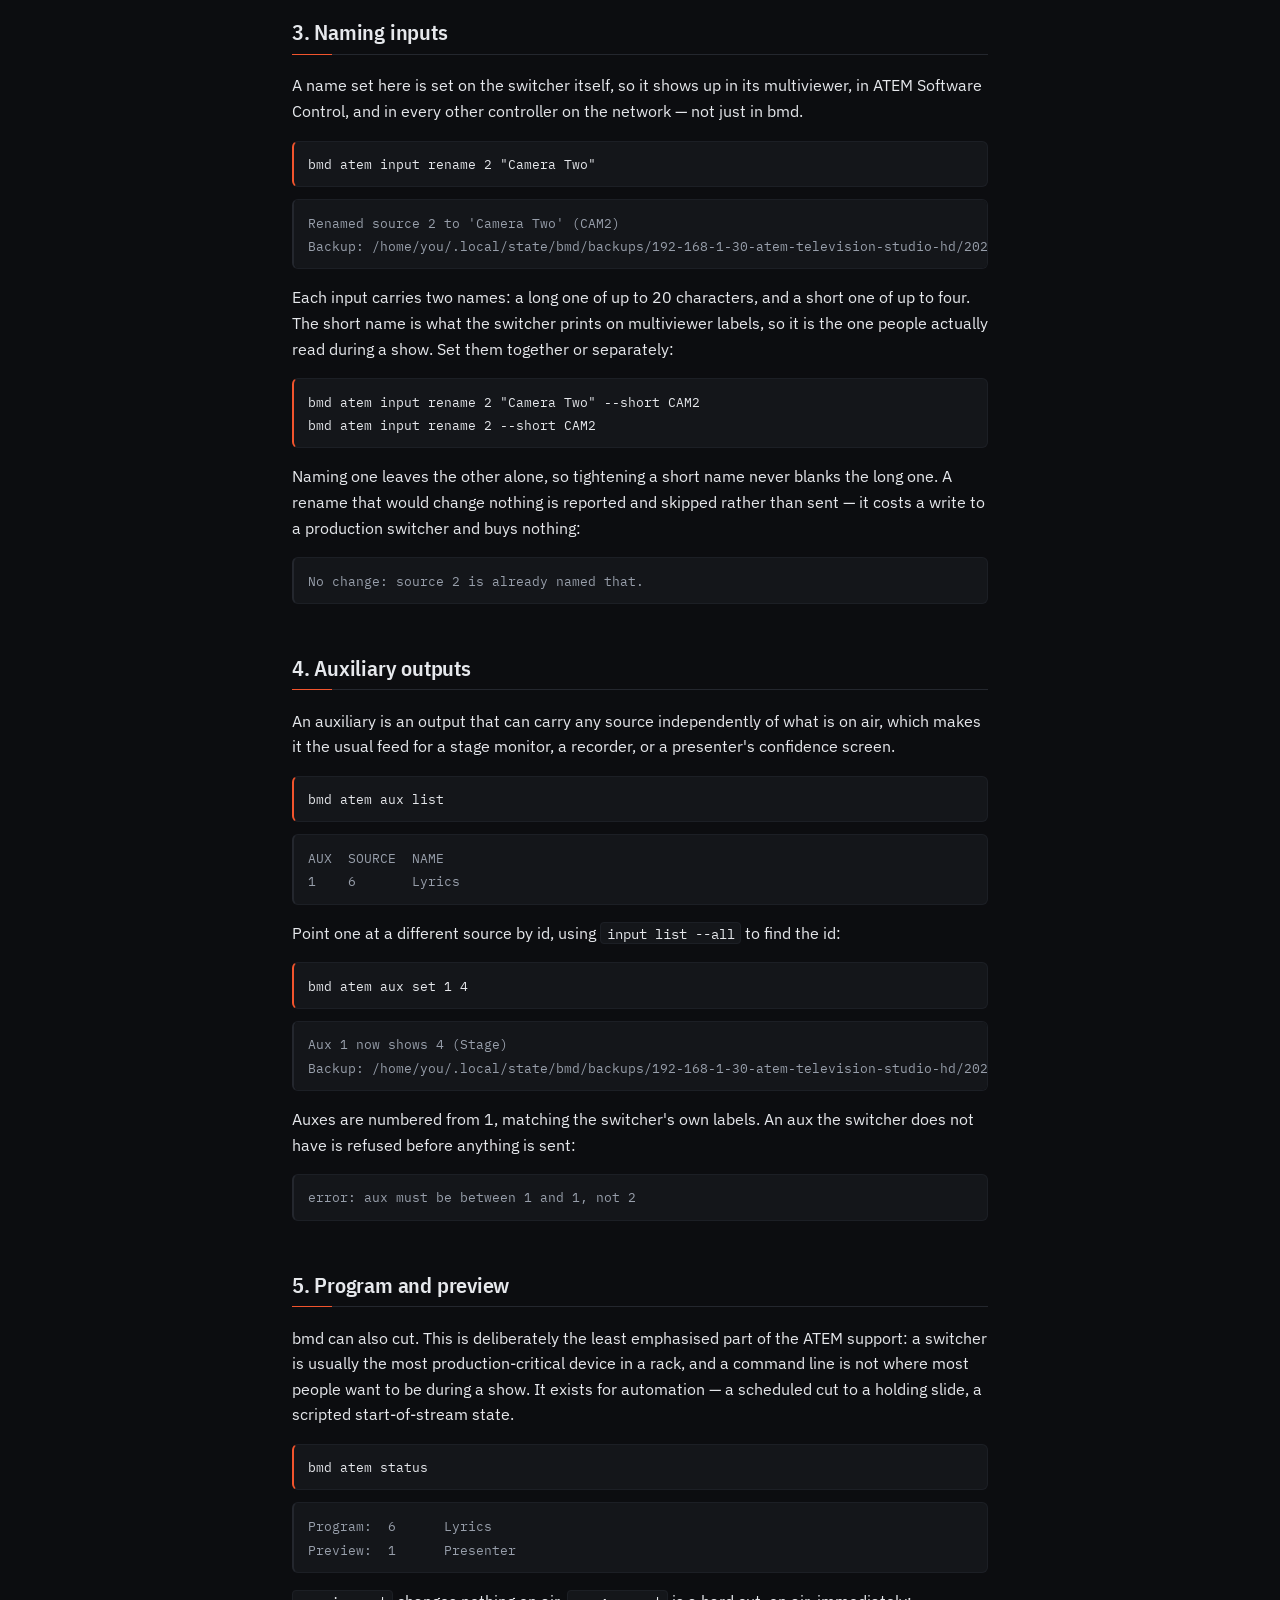
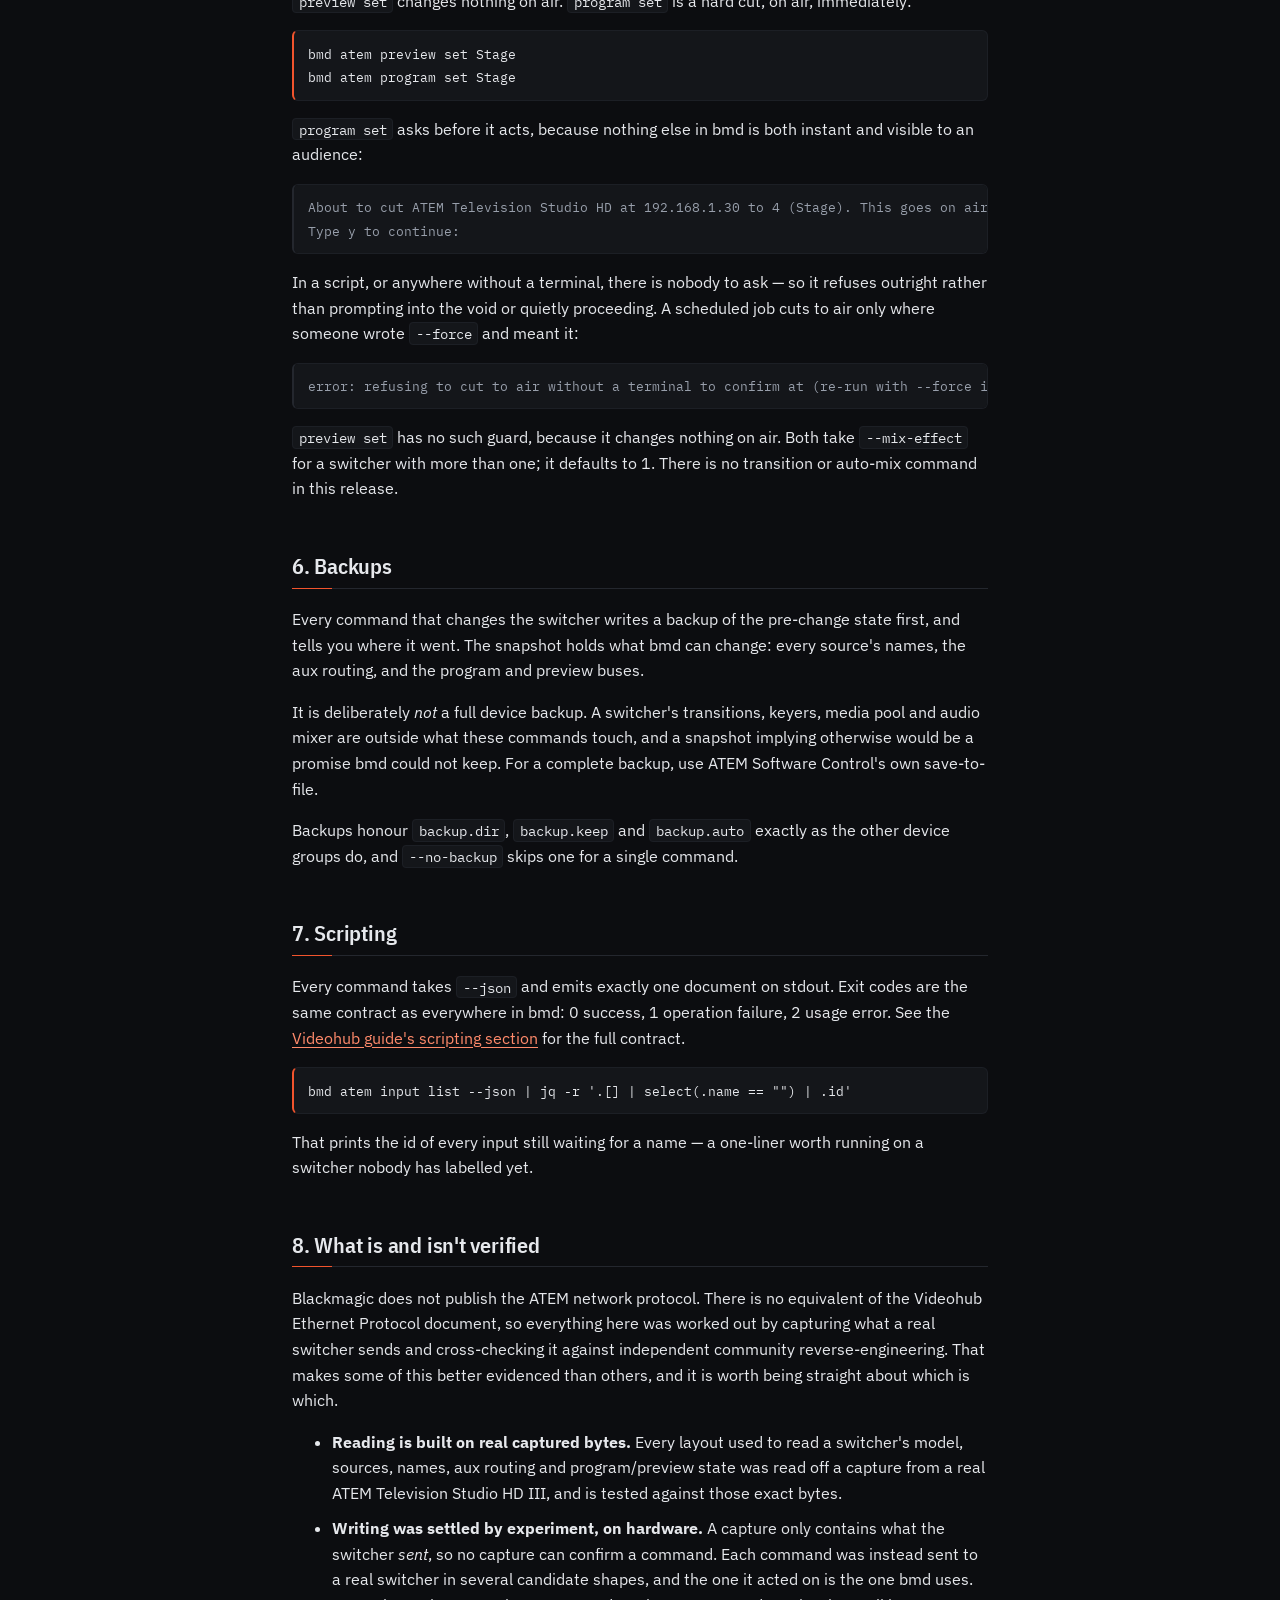
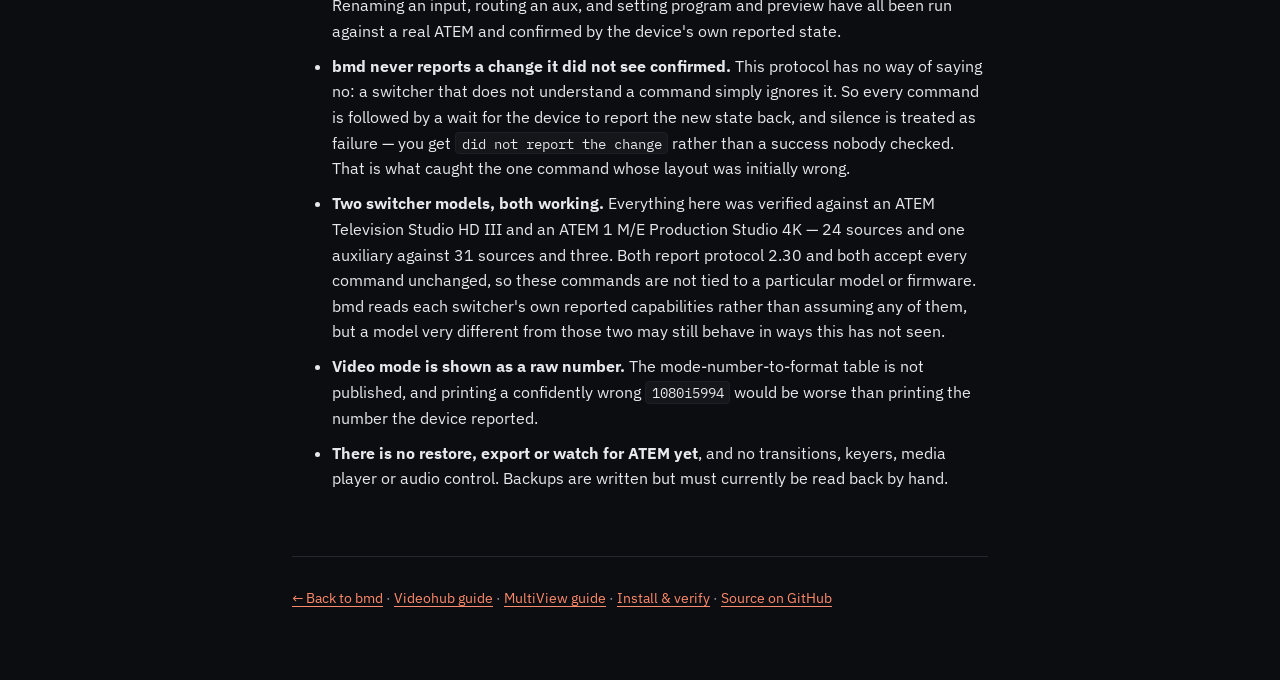
<file: site/atem.html>
<!DOCTYPE html>
<html lang="en">
<head>
<meta charset="utf-8">
<meta name="viewport" content="width=device-width, initial-scale=1">
<title>bmd — ATEM guide</title>
<meta name="description" content="A practical guide to an ATEM switcher with bmd: connecting, naming inputs, routing auxiliaries, program and preview, backups, and exactly which parts are verified against real hardware.">
<meta name="theme-color" content="#0c0d10">
<link rel="icon" href="favicon.svg" type="image/svg+xml">
<link rel="preconnect" href="https://fonts.googleapis.com">
<link rel="preconnect" href="https://fonts.gstatic.com" crossorigin>
<link href="https://fonts.googleapis.com/css2?family=IBM+Plex+Mono:wght@400;500;600&family=IBM+Plex+Sans+Condensed:wght@500;600;700&family=IBM+Plex+Sans:wght@400;500;600&display=swap" rel="stylesheet">
<link rel="stylesheet" href="style.css">
</head>
<body>
<div class="page">

  <header class="guide-header">
    <p class="back-link"><a href="index.html">&larr; bmd</a></p>
    <h1>The ATEM guide</h1>
    <p class="tagline">Naming inputs and routing auxiliaries on an ATEM switcher, from the command line.</p>
  </header>

  <nav class="page-nav" aria-label="Sections">
    <ol>
      <li><a href="#connecting">1. Connecting</a></li>
      <li><a href="#sources">2. Sources and ids</a></li>
      <li><a href="#naming">3. Naming inputs</a></li>
      <li><a href="#auxes">4. Auxiliary outputs</a></li>
      <li><a href="#switching">5. Program and preview</a></li>
      <li><a href="#backups">6. Backups</a></li>
      <li><a href="#scripting">7. Scripting</a></li>
      <li><a href="#known-limitations">8. What is and isn't verified</a></li>
    </ol>
  </nav>

  <section id="connecting">
    <h2>1. Connecting</h2>
    <p>
      An ATEM does not speak the protocol the Videohub and MultiView share. It uses a binary
      protocol over <strong>UDP port 9910</strong>, with a session handshake, sequence numbers and
      acknowledgements. None of that is visible in use, but it does mean the port is different and
      the address lives under its own config prefix.
    </p>
    <pre class="cmd"><code>bmd discover --add</code></pre>
    <p>
      An ATEM shows up with type <code>atem</code>, and picking it writes <code>atem.host</code>
      and its port. If you already know the address:
    </p>
    <pre class="cmd"><code>bmd config set atem.host 192.168.1.30</code></pre>
    <p>
      <strong>More than one ATEM?</strong> Give the second one a context and switch between them.
      A context is just a name for a device, stored alongside the first rather than replacing it:
    </p>
    <pre class="cmd"><code>bmd config set atem.host 192.168.1.31 --context gallery
bmd atem context list
bmd atem context set gallery</code></pre>
    <pre class="cmd cmd-out"><code>   CONTEXT  HOST
*  default  192.168.1.30
   gallery  192.168.1.31</code></pre>
    <p>
      The choice sticks until you change it, and every command afterwards acts on that switcher.
      Because that is easy to forget, anything that <em>changes</em> a switcher tells you which one
      it acted on whenever a named context is active &mdash; on stderr, so <code>--json</code>
      output is unaffected:
    </p>
    <pre class="cmd cmd-out"><code>(on gallery &mdash; 192.168.1.31)
Aux 1 now shows 4 (Stage)</code></pre>
    <p>
      <code>bmd atem context set</code> with no name lets you pick from a list, and
      <code>bmd atem context set default</code> goes back to the first one. Add
      <code>--project</code> to pin one directory to one switcher instead of changing it
      everywhere. Contexts work the same way for Videohubs and MultiViews.
    </p>
    <p>
      Every <code>bmd atem</code> command also takes <code>--host</code>, <code>--port</code> and
      <code>--timeout</code> for one-off use. If you point it at the wrong device, it says so
      plainly rather than hanging — a Videohub or MultiView has nothing listening on 9910 at all:
    </p>
    <pre class="cmd cmd-out"><code>error: nothing is listening on 192.168.1.60:9910 (an ATEM listens on UDP 9910)</code></pre>
  </section>

  <section id="sources">
    <h2>2. Sources and ids</h2>
    <p>
      Start by seeing what the switcher has:
    </p>
    <pre class="cmd"><code>bmd atem info</code></pre>
    <pre class="cmd cmd-out"><code>Model:            ATEM Television Studio HD
Protocol:         2.30
Mix effects:      1
Sources:          24
Downstream keyers:  2
Auxiliaries:      1
Media players:    2
Video mode:       11 (raw device value)</code></pre>
    <p>
      Twenty-four sources, but only eight of them are things you can plug a cable into. The rest
      are internal: colour bars, colour generators, media players, key and mask signals, clean
      feeds, the auxiliary, and the program and preview outputs. <code>input list</code> shows the
      real inputs, which is almost always what you want:
    </p>
    <pre class="cmd"><code>bmd atem input list</code></pre>
    <pre class="cmd cmd-out"><code>ID  NAME        SHORT
1   Presenter   PRES
2
3
4   Stage       STG
5   Media       MEDI
6   Lyrics      LYRC
7   Confidence  CONF
8   Stream      STRM</code></pre>
    <p>
      Blank rows are not a bug — those inputs genuinely have no name set on the switcher. That is
      exactly what <a href="#naming">the next section</a> fixes.
    </p>
    <p>
      Add <code>--all</code> to see everything, which is how you find the id of an internal source
      to route to an aux:
    </p>
    <pre class="cmd"><code>bmd atem input list --all</code></pre>
    <pre class="cmd cmd-out"><code>ID     NAME              SHORT
0      Black             BLK
1      Presenter         PRES
...
1000   Color Bars        BARS
3010   Media Player 1    MP1
8001   Auxiliary 1       AUX1
10010  Live On Screens   PGM
10011  Not Live          PVW</code></pre>
    <p>
      <strong>You can give a name instead of an id anywhere a source is expected</strong>, which is
      usually easier than looking one up:
    </p>
    <pre class="cmd"><code>bmd atem aux set 1 Stage
bmd atem preview set "Color Bars"
bmd atem input rename Lyrics "Lyrics Desk"</code></pre>
    <p>
      Long name or short name, case-insensitively. Ids still win, so a source literally named
      <code>4</code> can never shadow source 4.
    </p>
    <p>
      <strong>Those ids are the switcher's own, and bmd does not renumber them.</strong> Everywhere
      else in bmd, numbering is 1-based to match a device's front panel. An ATEM's source ids are
      not a dense range — inputs are 1&ndash;8, but colour bars are 1000 and media player 1 is 3010
      — so renumbering them would invent a scheme that the switcher's own software control, its
      front panel, and every other controller disagree with. Auxiliary outputs <em>are</em> counted
      from 1, because there the device labels them that way itself.
    </p>
  </section>

  <section id="naming">
    <h2>3. Naming inputs</h2>
    <p>
      A name set here is set on the switcher itself, so it shows up in its multiviewer, in ATEM
      Software Control, and in every other controller on the network — not just in bmd.
    </p>
    <pre class="cmd"><code>bmd atem input rename 2 "Camera Two"</code></pre>
    <pre class="cmd cmd-out"><code>Renamed source 2 to 'Camera Two' (CAM2)
Backup: /home/you/.local/state/bmd/backups/192-168-1-30-atem-television-studio-hd/20260831-142530.json</code></pre>
    <p>
      Each input carries two names: a long one of up to 20 characters, and a short one of up to
      four. The short name is what the switcher prints on multiviewer labels, so it is the one
      people actually read during a show. Set them together or separately:
    </p>
    <pre class="cmd"><code>bmd atem input rename 2 "Camera Two" --short CAM2
bmd atem input rename 2 --short CAM2</code></pre>
    <p>
      Naming one leaves the other alone, so tightening a short name never blanks the long one. A
      rename that would change nothing is reported and skipped rather than sent — it costs a write
      to a production switcher and buys nothing:
    </p>
    <pre class="cmd cmd-out"><code>No change: source 2 is already named that.</code></pre>
  </section>

  <section id="auxes">
    <h2>4. Auxiliary outputs</h2>
    <p>
      An auxiliary is an output that can carry any source independently of what is on air, which
      makes it the usual feed for a stage monitor, a recorder, or a presenter's confidence screen.
    </p>
    <pre class="cmd"><code>bmd atem aux list</code></pre>
    <pre class="cmd cmd-out"><code>AUX  SOURCE  NAME
1    6       Lyrics</code></pre>
    <p>
      Point one at a different source by id, using <code>input list --all</code> to find the id:
    </p>
    <pre class="cmd"><code>bmd atem aux set 1 4</code></pre>
    <pre class="cmd cmd-out"><code>Aux 1 now shows 4 (Stage)
Backup: /home/you/.local/state/bmd/backups/192-168-1-30-atem-television-studio-hd/20260831-142612.json</code></pre>
    <p>
      Auxes are numbered from 1, matching the switcher's own labels. An aux the switcher does not
      have is refused before anything is sent:
    </p>
    <pre class="cmd cmd-out"><code>error: aux must be between 1 and 1, not 2</code></pre>
  </section>

  <section id="switching">
    <h2>5. Program and preview</h2>
    <p>
      bmd can also cut. This is deliberately the least emphasised part of the ATEM support: a
      switcher is usually the most production-critical device in a rack, and a command line is not
      where most people want to be during a show. It exists for automation — a scheduled cut to
      a holding slide, a scripted start-of-stream state.
    </p>
    <pre class="cmd"><code>bmd atem status</code></pre>
    <pre class="cmd cmd-out"><code>Program:  6      Lyrics
Preview:  1      Presenter</code></pre>
    <p>
      <code>preview set</code> changes nothing on air. <code>program set</code> is a hard cut, on
      air, immediately:
    </p>
    <pre class="cmd"><code>bmd atem preview set Stage
bmd atem program set Stage</code></pre>
    <p>
      <code>program set</code> asks before it acts, because nothing else in bmd is both instant and
      visible to an audience:
    </p>
    <pre class="cmd cmd-out"><code>About to cut ATEM Television Studio HD at 192.168.1.30 to 4 (Stage). This goes on air immediately.
Type y to continue:</code></pre>
    <p>
      In a script, or anywhere without a terminal, there is nobody to ask &mdash; so it refuses
      outright rather than prompting into the void or quietly proceeding. A scheduled job cuts to
      air only where someone wrote <code>--force</code> and meant it:
    </p>
    <pre class="cmd cmd-out"><code>error: refusing to cut to air without a terminal to confirm at (re-run with --force if that is what you mean)</code></pre>
    <p>
      <code>preview set</code> has no such guard, because it changes nothing on air. Both take
      <code>--mix-effect</code> for a switcher with more than one; it defaults to 1. There is no
      transition or auto-mix command in this release.
    </p>
  </section>

  <section id="backups">
    <h2>6. Backups</h2>
    <p>
      Every command that changes the switcher writes a backup of the pre-change state first, and
      tells you where it went. The snapshot holds what bmd can change: every source's names, the
      aux routing, and the program and preview buses.
    </p>
    <p>
      It is deliberately <em>not</em> a full device backup. A switcher's transitions, keyers, media
      pool and audio mixer are outside what these commands touch, and a snapshot implying otherwise
      would be a promise bmd could not keep. For a complete backup, use ATEM Software Control's own
      save-to-file.
    </p>
    <p>
      Backups honour <code>backup.dir</code>, <code>backup.keep</code> and <code>backup.auto</code>
      exactly as the other device groups do, and <code>--no-backup</code> skips one for a single
      command.
    </p>
  </section>

  <section id="scripting">
    <h2>7. Scripting</h2>
    <p>
      Every command takes <code>--json</code> and emits exactly one document on stdout. Exit codes
      are the same contract as everywhere in bmd: 0 success, 1 operation failure, 2 usage error.
      See the <a href="videohub.html#scripting">Videohub guide's scripting section</a> for the full
      contract.
    </p>
    <pre class="cmd"><code>bmd atem input list --json | jq -r '.[] | select(.name == "") | .id'</code></pre>
    <p>
      That prints the id of every input still waiting for a name — a one-liner worth running on a
      switcher nobody has labelled yet.
    </p>
  </section>

  <section id="known-limitations">
    <h2>8. What is and isn't verified</h2>
    <p>
      Blackmagic does not publish the ATEM network protocol. There is no equivalent of the Videohub
      Ethernet Protocol document, so everything here was worked out by capturing what a real
      switcher sends and cross-checking it against independent community reverse-engineering. That
      makes some of this better evidenced than others, and it is worth being straight about which
      is which.
    </p>
    <ul class="limitations">
      <li>
        <strong>Reading is built on real captured bytes.</strong> Every layout used to read a
        switcher's model, sources, names, aux routing and program/preview state was read off a
        capture from a real ATEM Television Studio HD III, and is tested against those exact bytes.
      </li>
      <li>
        <strong>Writing was settled by experiment, on hardware.</strong> A capture only contains
        what the switcher <em>sent</em>, so no capture can confirm a command. Each command was
        instead sent to a real switcher in several candidate shapes, and the one it acted on is
        the one bmd uses. Renaming an input, routing an aux, and setting program and preview have
        all been run against a real ATEM and confirmed by the device's own reported state.
      </li>
      <li>
        <strong>bmd never reports a change it did not see confirmed.</strong> This protocol has no
        way of saying no: a switcher that does not understand a command simply ignores it. So every
        command is followed by a wait for the device to report the new state back, and silence is
        treated as failure — you get <code>did not report the change</code> rather than a success
        nobody checked. That is what caught the one command whose layout was initially wrong.
      </li>
      <li>
        <strong>Two switcher models, both working.</strong> Everything here was verified against an
        ATEM Television Studio HD III and an ATEM 1 M/E Production Studio 4K — 24 sources and one
        auxiliary against 31 sources and three. Both report protocol 2.30 and both accept every
        command unchanged, so these commands are not tied to a particular model or firmware. bmd
        reads each switcher's own reported capabilities rather than assuming any of them, but a
        model very different from those two may still behave in ways this has not seen.
      </li>
      <li>
        <strong>Video mode is shown as a raw number.</strong> The mode-number-to-format table is not
        published, and printing a confidently wrong <code>1080i5994</code> would be worse than
        printing the number the device reported.
      </li>
      <li>
        <strong>There is no restore, export or watch for ATEM yet</strong>, and no transitions,
        keyers, media player or audio control. Backups are written but must currently be read back
        by hand.
      </li>
    </ul>
  </section>

  <footer>
    <p>
      <a href="index.html">&larr; Back to bmd</a>
      · <a href="videohub.html">Videohub guide</a>
      · <a href="multiview.html">MultiView guide</a>
      · <a href="install.html">Install &amp; verify</a>
      · <a href="https://github.com/davojc/bmdcli">Source on GitHub</a>
    </p>
  </footer>

</div>
</body>
</html>
</file>
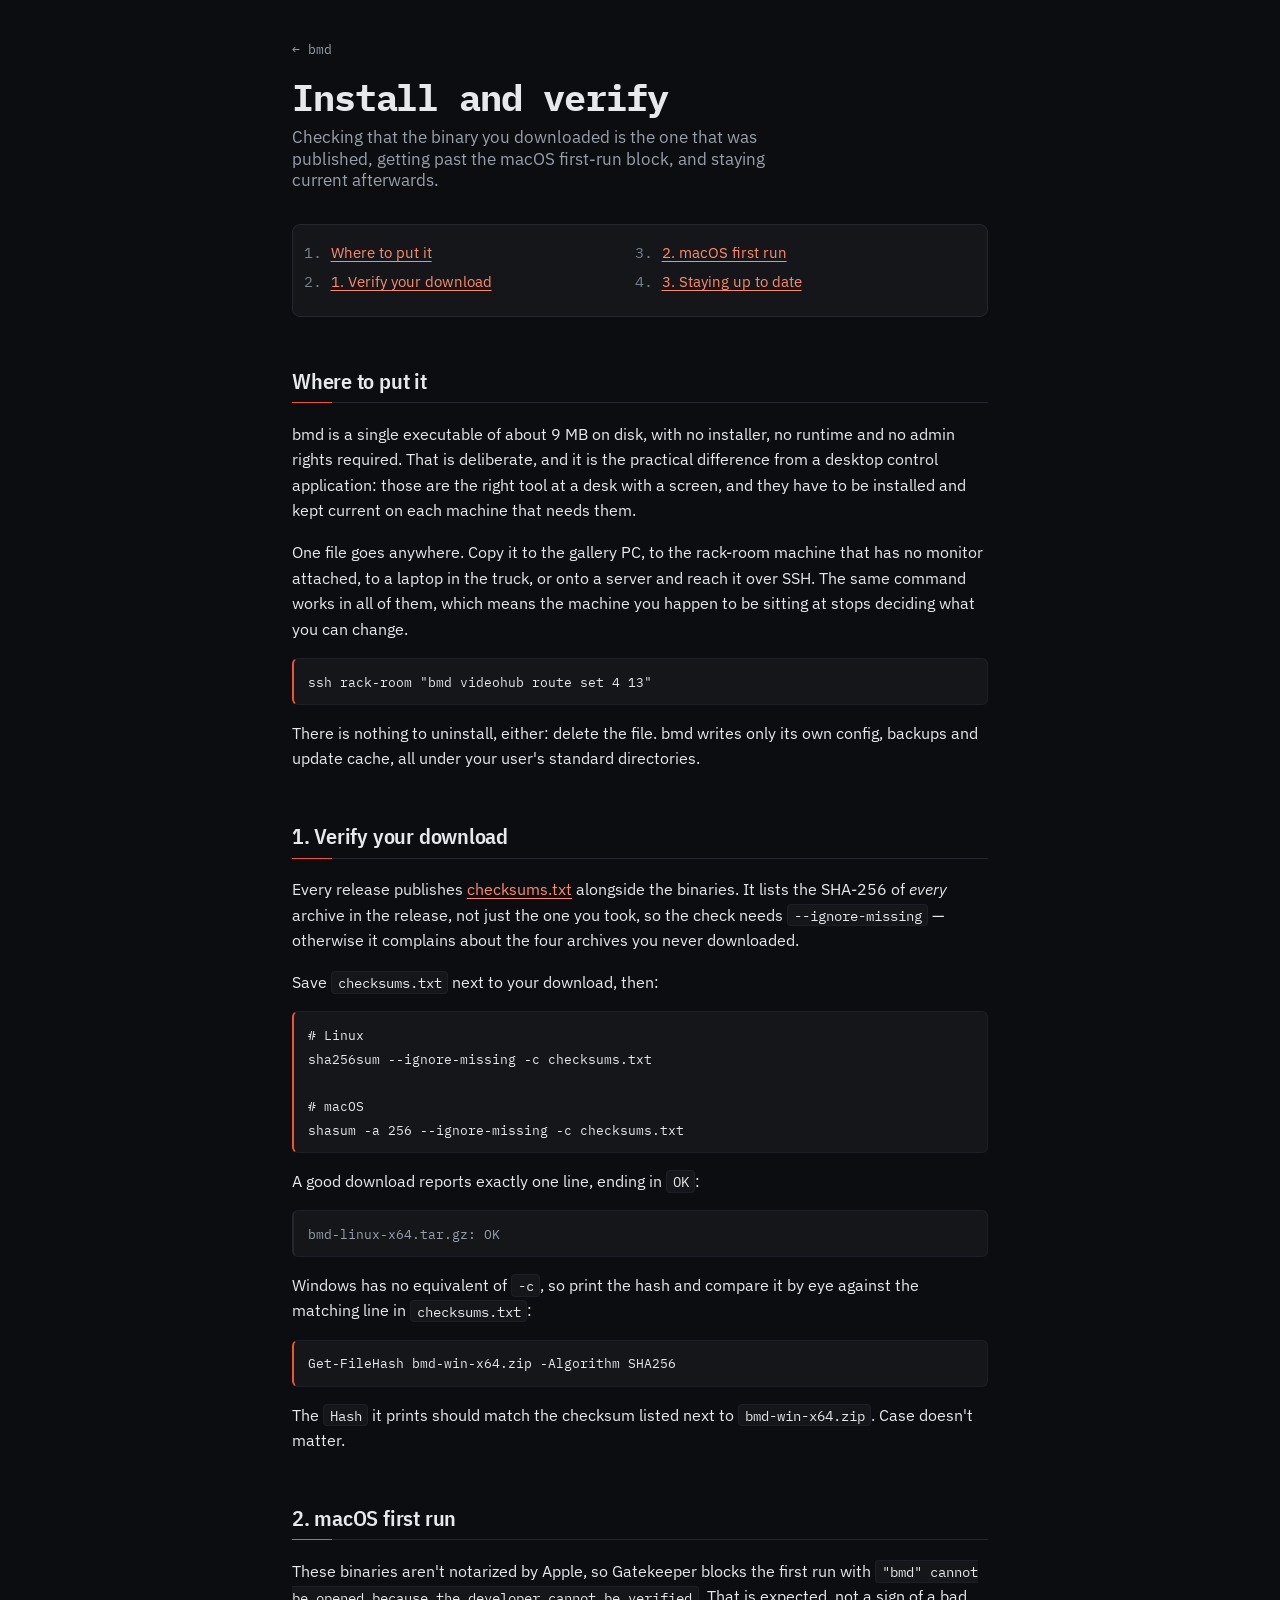
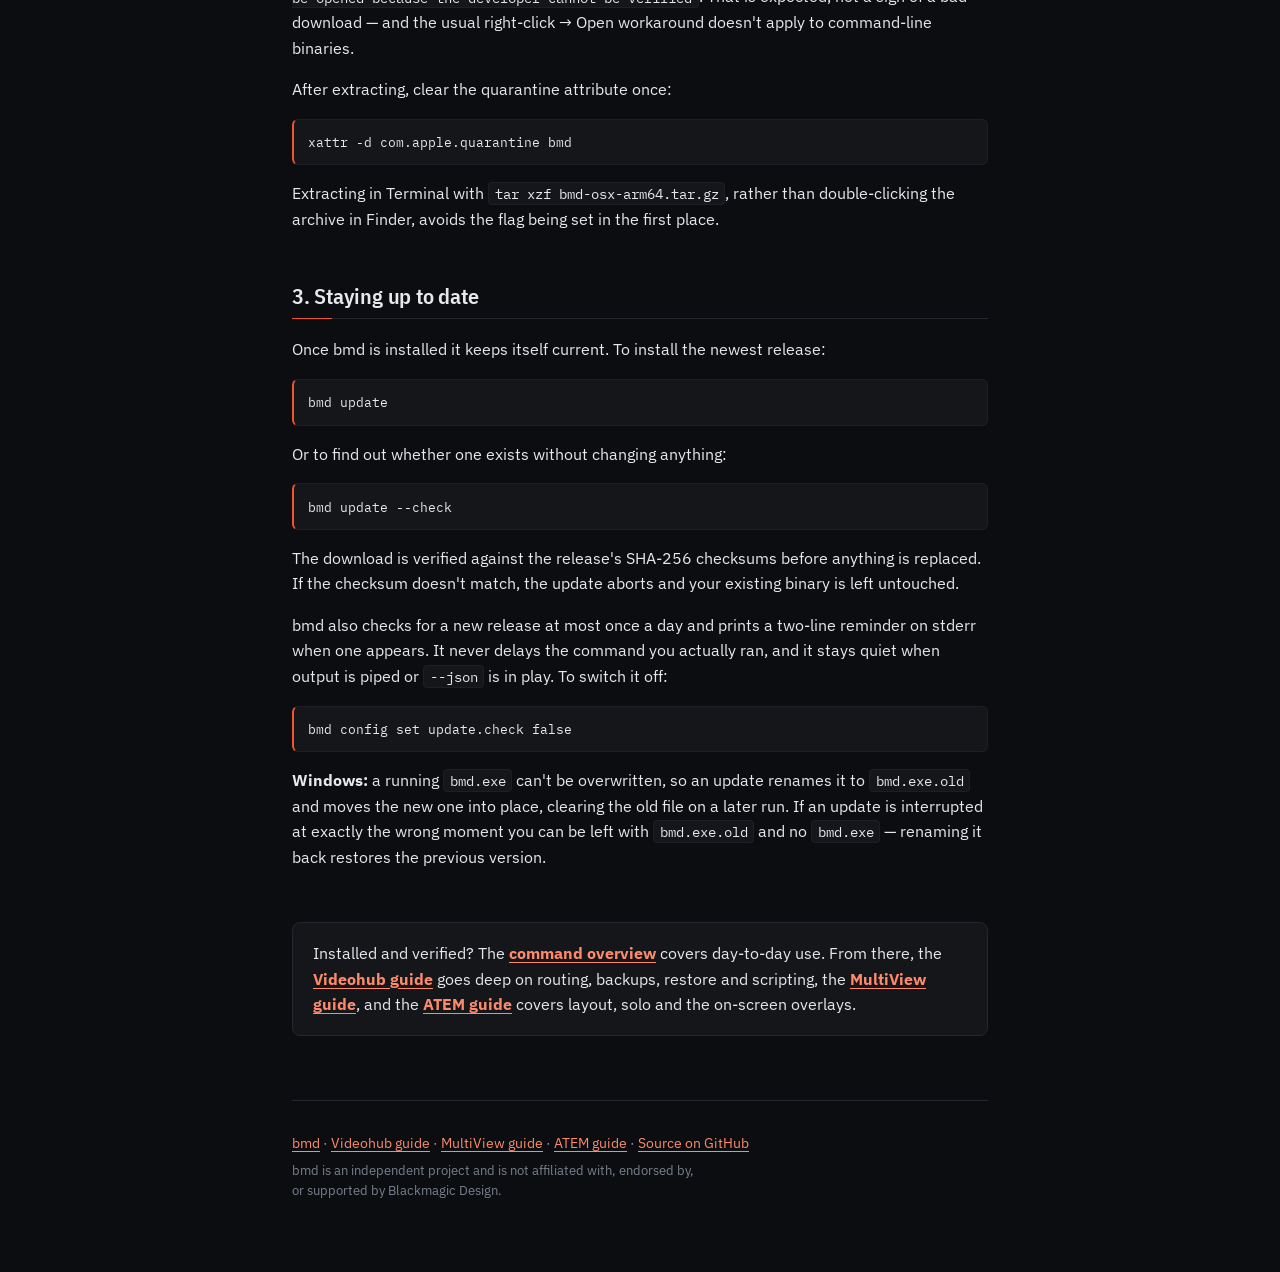
<file: site/install.html>
<!DOCTYPE html>
<html lang="en">
<head>
<meta charset="utf-8">
<meta name="viewport" content="width=device-width, initial-scale=1">
<title>bmd — install and verify</title>
<meta name="description" content="Verifying a bmd download against its published SHA-256 checksums, clearing the macOS quarantine flag, and keeping bmd up to date with bmd update.">
<meta name="theme-color" content="#0c0d10">
<link rel="icon" href="favicon.svg" type="image/svg+xml">
<link rel="preconnect" href="https://fonts.googleapis.com">
<link rel="preconnect" href="https://fonts.gstatic.com" crossorigin>
<link href="https://fonts.googleapis.com/css2?family=IBM+Plex+Mono:wght@400;500;600&family=IBM+Plex+Sans+Condensed:wght@500;600;700&family=IBM+Plex+Sans:wght@400;500;600&display=swap" rel="stylesheet">
<link rel="stylesheet" href="style.css">
</head>
<body>
<div class="page">

  <header class="guide-header">
    <p class="back-link"><a href="index.html">&larr; bmd</a></p>
    <h1>Install and verify</h1>
    <p class="tagline">
      Checking that the binary you downloaded is the one that was published, getting past
      the macOS first-run block, and staying current afterwards.
    </p>
  </header>

  <nav class="page-nav" aria-label="Sections">
    <ol>
      <li><a href="#deploy">Where to put it</a></li>
      <li><a href="#verify">1. Verify your download</a></li>
      <li><a href="#macos">2. macOS first run</a></li>
      <li><a href="#updating">3. Staying up to date</a></li>
    </ol>
  </nav>

  <section id="deploy">
    <h2>Where to put it</h2>
    <p>
      bmd is a single executable of about 9&nbsp;MB on disk, with no installer, no runtime and no
      admin rights required. That is deliberate, and it is the practical difference from a
      desktop control application: those are the right tool at a desk with a screen, and they
      have to be installed and kept current on each machine that needs them.
    </p>
    <p>
      One file goes anywhere. Copy it to the gallery PC, to the rack-room machine that has no
      monitor attached, to a laptop in the truck, or onto a server and reach it over SSH. The
      same command works in all of them, which means the machine you happen to be sitting at
      stops deciding what you can change.
    </p>
    <pre class="cmd"><code>ssh rack-room "bmd videohub route set 4 13"</code></pre>
    <p>
      There is nothing to uninstall, either: delete the file. bmd writes only its own config,
      backups and update cache, all under your user's standard directories.
    </p>
  </section>

  <section id="verify">
    <h2>1. Verify your download</h2>
    <p>
      Every release publishes
      <a href="https://github.com/davojc/bmdcli/releases/latest/download/checksums.txt">checksums.txt</a>
      alongside the binaries. It lists the SHA-256 of <em>every</em> archive in the release, not
      just the one you took, so the check needs <code>--ignore-missing</code> — otherwise it
      complains about the four archives you never downloaded.
    </p>
    <p>Save <code>checksums.txt</code> next to your download, then:</p>
    <pre class="cmd"><code># Linux
sha256sum --ignore-missing -c checksums.txt

# macOS
shasum -a 256 --ignore-missing -c checksums.txt</code></pre>
    <p>A good download reports exactly one line, ending in <code>OK</code>:</p>
    <pre class="cmd cmd-out"><code>bmd-linux-x64.tar.gz: OK</code></pre>
    <p>
      Windows has no equivalent of <code>-c</code>, so print the hash and compare it by eye
      against the matching line in <code>checksums.txt</code>:
    </p>
    <pre class="cmd"><code>Get-FileHash bmd-win-x64.zip -Algorithm SHA256</code></pre>
    <p>
      The <code>Hash</code> it prints should match the checksum listed next to
      <code>bmd-win-x64.zip</code>. Case doesn't matter.
    </p>
  </section>

  <section id="macos">
    <h2>2. macOS first run</h2>
    <p>
      These binaries aren't notarized by Apple, so Gatekeeper blocks the first run with
      <code>"bmd" cannot be opened because the developer cannot be verified</code>. That is
      expected, not a sign of a bad download — and the usual right-click&nbsp;&rarr;&nbsp;Open
      workaround doesn't apply to command-line binaries.
    </p>
    <p>After extracting, clear the quarantine attribute once:</p>
    <pre class="cmd"><code>xattr -d com.apple.quarantine bmd</code></pre>
    <p>
      Extracting in Terminal with <code>tar xzf bmd-osx-arm64.tar.gz</code>, rather than
      double-clicking the archive in Finder, avoids the flag being set in the first place.
    </p>
  </section>

  <section id="updating">
    <h2>3. Staying up to date</h2>
    <p>
      Once bmd is installed it keeps itself current. To install the newest release:
    </p>
    <pre class="cmd"><code>bmd update</code></pre>
    <p>
      Or to find out whether one exists without changing anything:
    </p>
    <pre class="cmd"><code>bmd update --check</code></pre>
    <p>
      The download is verified against the release's SHA-256 checksums before anything is
      replaced. If the checksum doesn't match, the update aborts and your existing binary is
      left untouched.
    </p>
    <p>
      bmd also checks for a new release at most once a day and prints a two-line reminder on
      stderr when one appears. It never delays the command you actually ran, and it stays quiet
      when output is piped or <code>--json</code> is in play. To switch it off:
    </p>
    <pre class="cmd"><code>bmd config set update.check false</code></pre>
    <p>
      <strong>Windows:</strong> a running <code>bmd.exe</code> can't be overwritten, so an update
      renames it to <code>bmd.exe.old</code> and moves the new one into place, clearing the old
      file on a later run. If an update is interrupted at exactly the wrong moment you can be
      left with <code>bmd.exe.old</code> and no <code>bmd.exe</code> — renaming it back restores
      the previous version.
    </p>
  </section>

  <section id="next">
    <div class="guide-callout">
      <p>
        Installed and verified? The <a href="index.html#using"><strong>command overview</strong></a>
        covers day-to-day use. From there, the
        <a href="videohub.html"><strong>Videohub guide</strong></a> goes deep on routing, backups,
        restore and scripting, the <a href="multiview.html"><strong>MultiView guide</strong></a>,
        and the <a href="atem.html"><strong>ATEM guide</strong></a>
        covers layout, solo and the on-screen overlays.
      </p>
    </div>
  </section>

  <footer>
    <p>
      <a href="index.html">bmd</a>
      · <a href="videohub.html">Videohub guide</a>
      · <a href="multiview.html">MultiView guide</a>
      · <a href="atem.html">ATEM guide</a>
      · <a href="https://github.com/davojc/bmdcli">Source on GitHub</a>
    </p>
    <p class="disclaimer">
      bmd is an independent project and is not affiliated with, endorsed by, or supported by
      Blackmagic Design.
    </p>
  </footer>

</div>
</body>
</html>
</file>
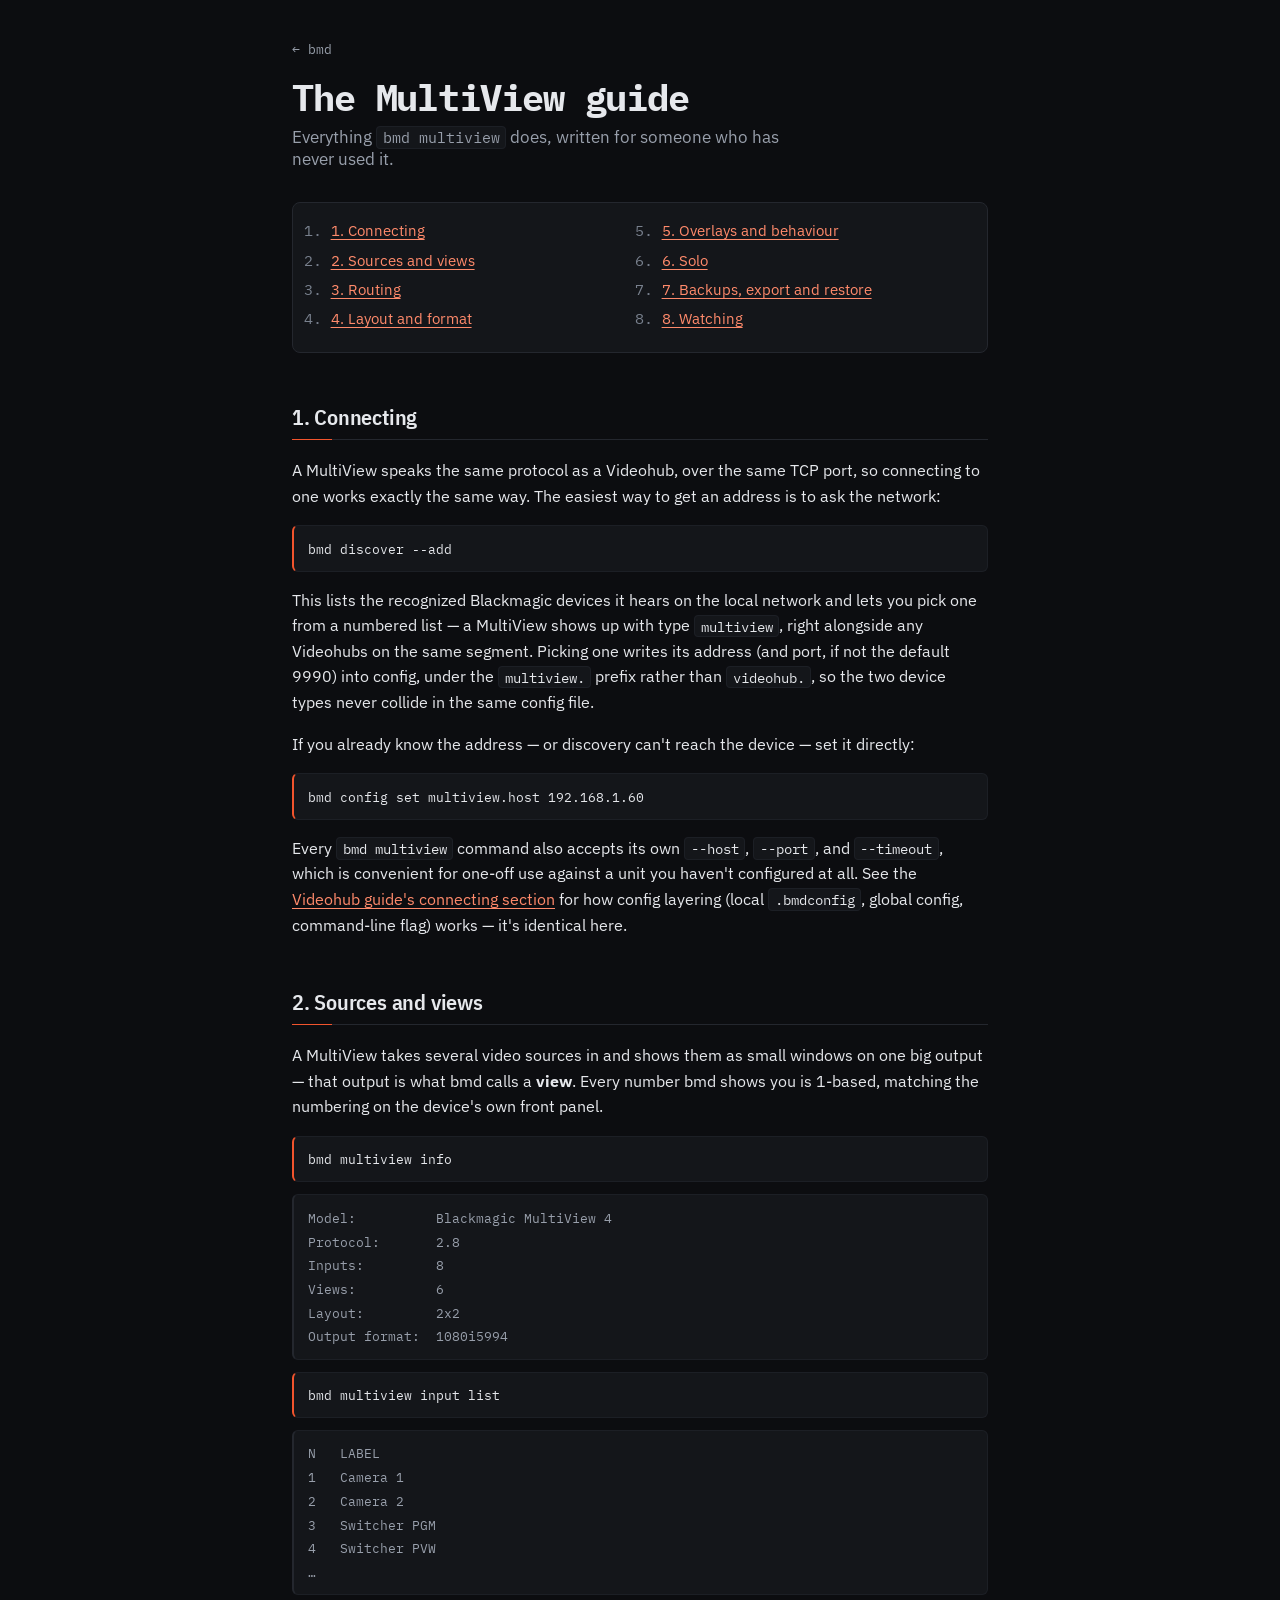
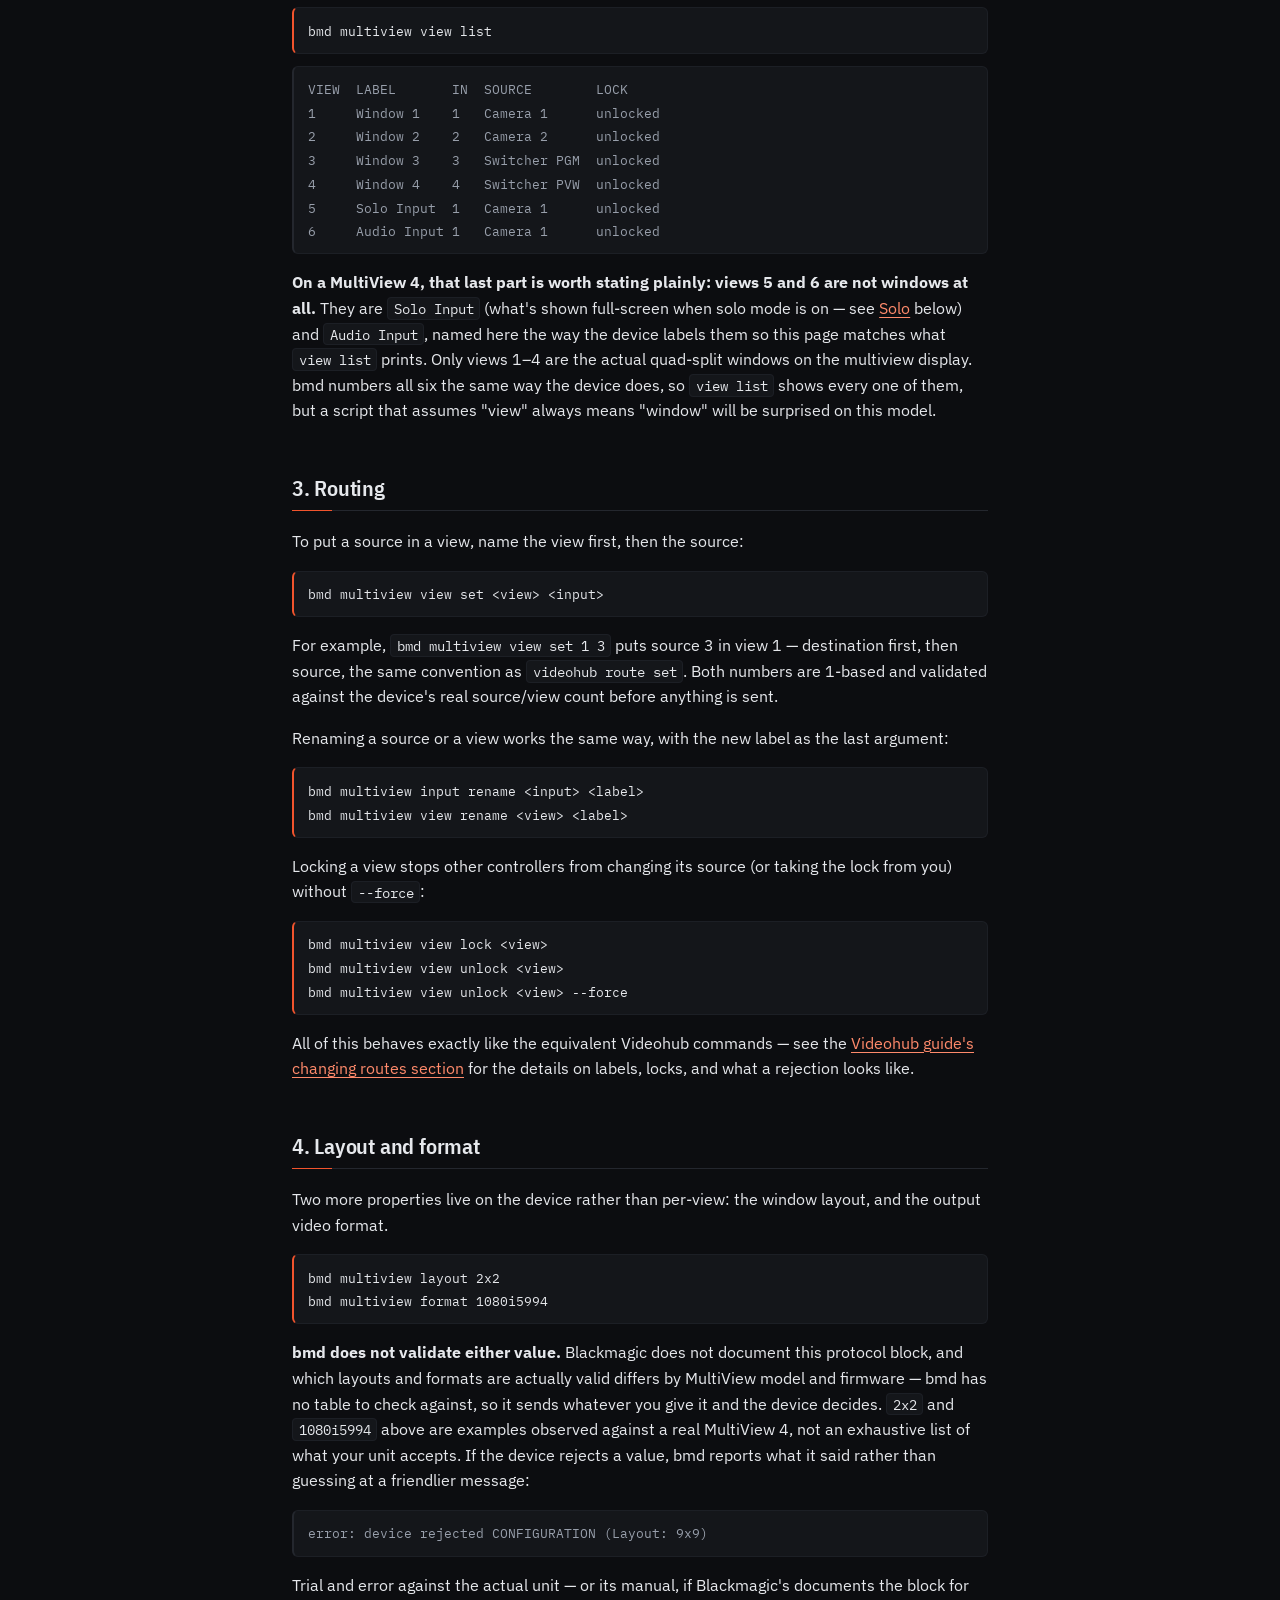
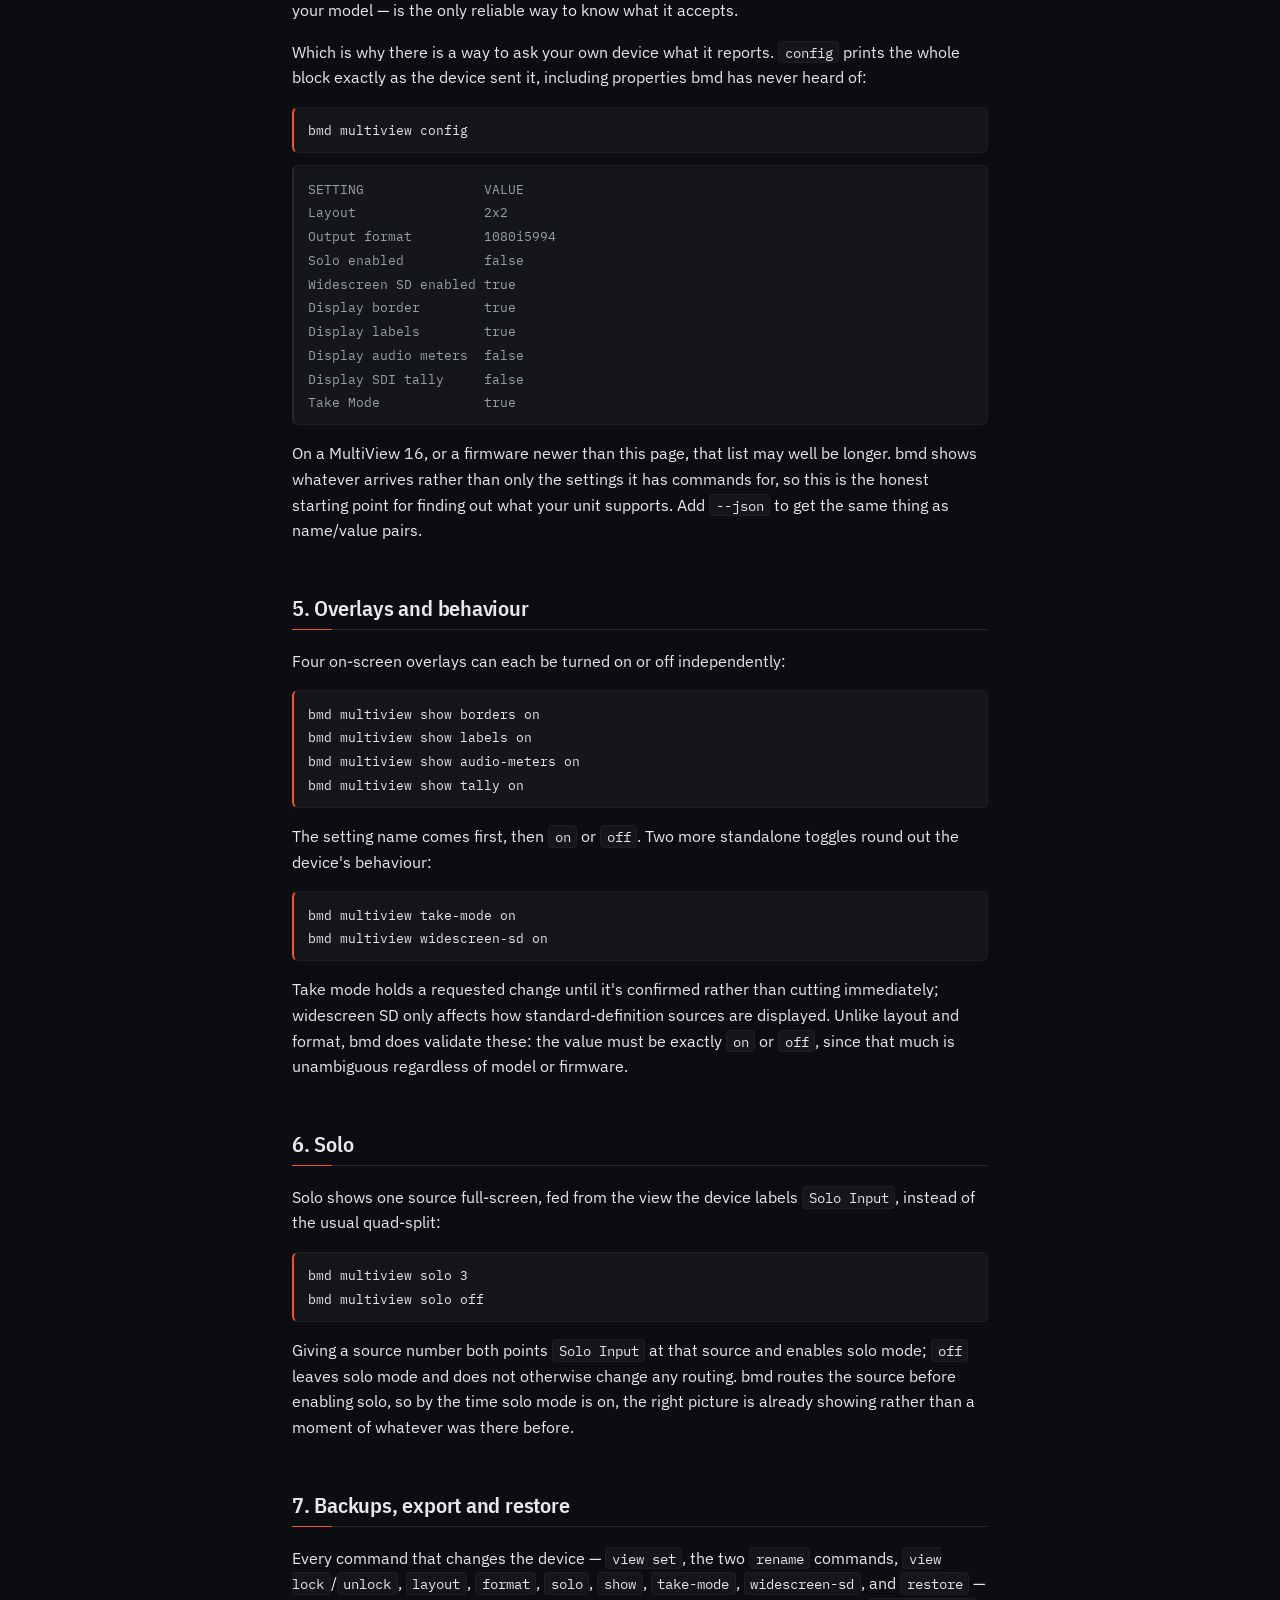
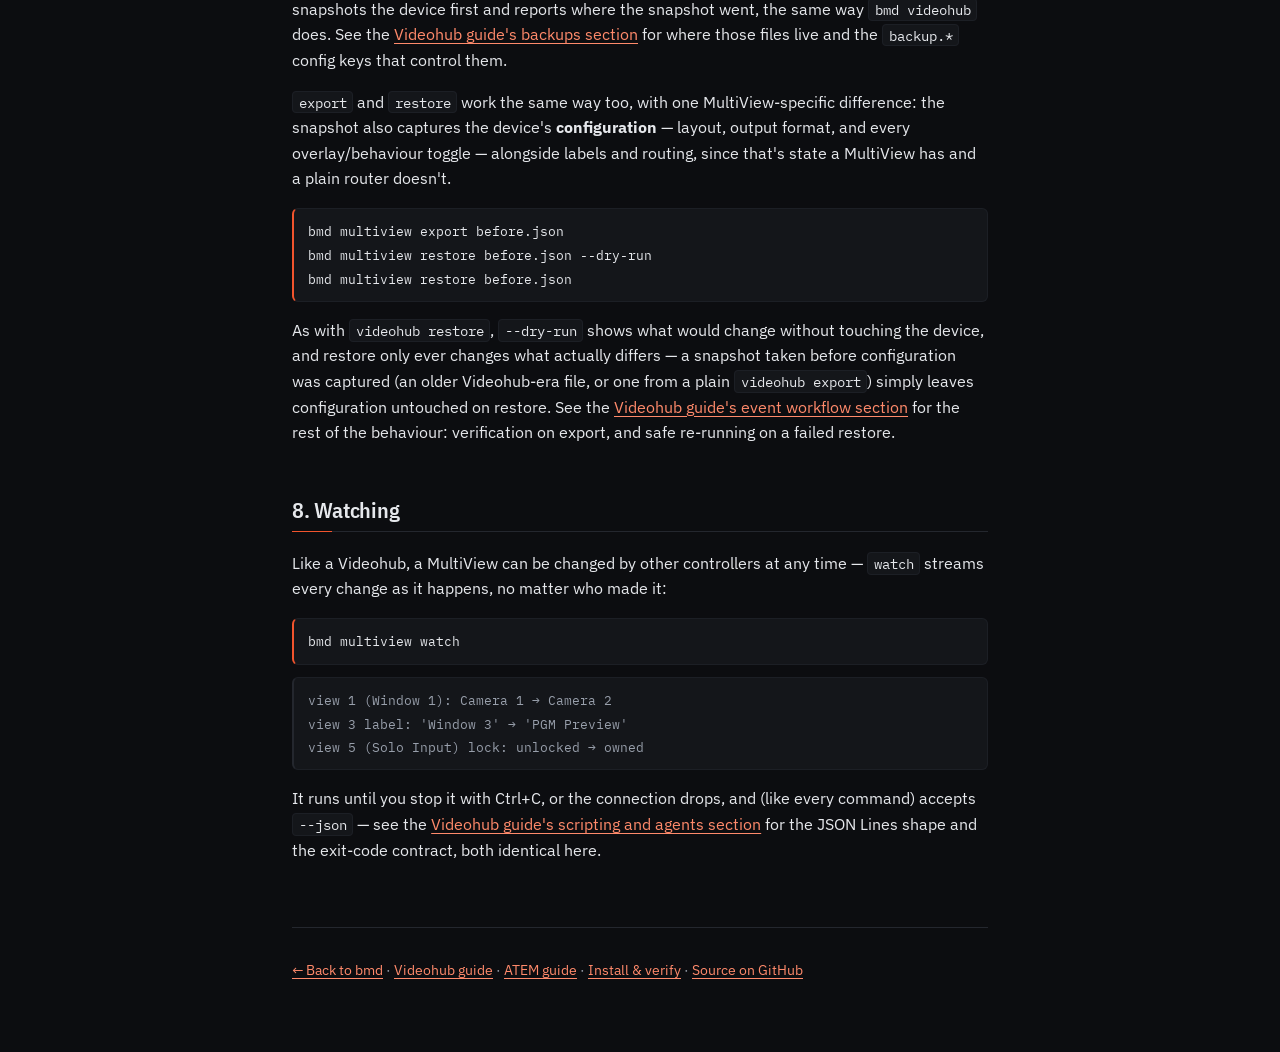
<file: site/multiview.html>
<!DOCTYPE html>
<html lang="en">
<head>
<meta charset="utf-8">
<meta name="viewport" content="width=device-width, initial-scale=1">
<title>bmd — MultiView guide</title>
<meta name="description" content="A practical, complete guide to controlling a Blackmagic MultiView with bmd: connecting, sources and views, routing, layout and format, overlays, solo, backups, restore, and watch.">
<meta name="theme-color" content="#0c0d10">
<link rel="icon" href="favicon.svg" type="image/svg+xml">
<link rel="preconnect" href="https://fonts.googleapis.com">
<link rel="preconnect" href="https://fonts.gstatic.com" crossorigin>
<link href="https://fonts.googleapis.com/css2?family=IBM+Plex+Mono:wght@400;500;600&family=IBM+Plex+Sans+Condensed:wght@500;600;700&family=IBM+Plex+Sans:wght@400;500;600&display=swap" rel="stylesheet">
<link rel="stylesheet" href="style.css">
</head>
<body>
<div class="page">

  <header class="guide-header">
    <p class="back-link"><a href="index.html">&larr; bmd</a></p>
    <h1>The MultiView guide</h1>
    <p class="tagline">Everything <code>bmd multiview</code> does, written for someone who has never used it.</p>
  </header>

  <nav class="page-nav" aria-label="Sections">
    <ol>
      <li><a href="#connecting">1. Connecting</a></li>
      <li><a href="#sources-and-views">2. Sources and views</a></li>
      <li><a href="#routing">3. Routing</a></li>
      <li><a href="#layout-and-format">4. Layout and format</a></li>
      <li><a href="#overlays-and-behaviour">5. Overlays and behaviour</a></li>
      <li><a href="#solo">6. Solo</a></li>
      <li><a href="#backups-export-restore">7. Backups, export and restore</a></li>
      <li><a href="#watching">8. Watching</a></li>
    </ol>
  </nav>

  <section id="connecting">
    <h2>1. Connecting</h2>
    <p>
      A MultiView speaks the same protocol as a Videohub, over the same TCP port, so connecting to
      one works exactly the same way. The easiest way to get an address is to ask the network:
    </p>
    <pre class="cmd"><code>bmd discover --add</code></pre>
    <p>
      This lists the recognized Blackmagic devices it hears on the local network and lets you pick
      one from a numbered list — a MultiView shows up with type <code>multiview</code>, right
      alongside any Videohubs on the same segment. Picking one writes its address (and port, if not
      the default 9990) into config, under the <code>multiview.</code> prefix rather than
      <code>videohub.</code>, so the two device types never collide in the same config file.
    </p>
    <p>
      If you already know the address — or discovery can't reach the device — set it directly:
    </p>
    <pre class="cmd"><code>bmd config set multiview.host 192.168.1.60</code></pre>
    <p>
      Every <code>bmd multiview</code> command also accepts its own <code>--host</code>,
      <code>--port</code>, and <code>--timeout</code>, which is convenient for one-off use against a
      unit you haven't configured at all. See the
      <a href="videohub.html#connecting">Videohub guide's connecting section</a> for how config
      layering (local <code>.bmdconfig</code>, global config, command-line flag) works — it's
      identical here.
    </p>
  </section>

  <section id="sources-and-views">
    <h2>2. Sources and views</h2>
    <p>
      A MultiView takes several video sources in and shows them as small windows on one big output
      — that output is what bmd calls a <strong>view</strong>. Every number bmd shows you is
      1-based, matching the numbering on the device's own front panel.
    </p>
    <pre class="cmd"><code>bmd multiview info</code></pre>
    <pre class="cmd cmd-out"><code>Model:          Blackmagic MultiView 4
Protocol:       2.8
Inputs:         8
Views:          6
Layout:         2x2
Output format:  1080i5994</code></pre>
    <pre class="cmd"><code>bmd multiview input list</code></pre>
    <pre class="cmd cmd-out"><code>N   LABEL
1   Camera 1
2   Camera 2
3   Switcher PGM
4   Switcher PVW
…</code></pre>
    <pre class="cmd"><code>bmd multiview view list</code></pre>
    <pre class="cmd cmd-out"><code>VIEW  LABEL       IN  SOURCE        LOCK
1     Window 1    1   Camera 1      unlocked
2     Window 2    2   Camera 2      unlocked
3     Window 3    3   Switcher PGM  unlocked
4     Window 4    4   Switcher PVW  unlocked
5     Solo Input  1   Camera 1      unlocked
6     Audio Input 1   Camera 1      unlocked</code></pre>
    <p>
      <strong>On a MultiView 4, that last part is worth stating plainly: views 5 and 6 are not
      windows at all.</strong> They are <code>Solo Input</code> (what's shown full-screen when solo
      mode is on — see <a href="#solo">Solo</a> below) and <code>Audio Input</code>, named here the
      way the device labels them so this page matches what
      <code>view list</code> prints. Only views 1–4 are the actual
      quad-split windows on the multiview display. bmd numbers all six the same way the device does,
      so <code>view list</code> shows every one of them, but a script that assumes "view" always
      means "window" will be surprised on this model.
    </p>
  </section>

  <section id="routing">
    <h2>3. Routing</h2>
    <p>To put a source in a view, name the view first, then the source:</p>
    <pre class="cmd"><code>bmd multiview view set &lt;view&gt; &lt;input&gt;</code></pre>
    <p>
      For example, <code>bmd multiview view set 1 3</code> puts source 3 in view 1 — destination
      first, then source, the same convention as <code>videohub route set</code>. Both numbers are
      1-based and validated against the device's real source/view count before anything is sent.
    </p>
    <p>Renaming a source or a view works the same way, with the new label as the last argument:</p>
    <pre class="cmd"><code>bmd multiview input rename &lt;input&gt; &lt;label&gt;
bmd multiview view rename &lt;view&gt; &lt;label&gt;</code></pre>
    <p>Locking a view stops other controllers from changing its source (or taking the lock from you) without <code>--force</code>:</p>
    <pre class="cmd"><code>bmd multiview view lock &lt;view&gt;
bmd multiview view unlock &lt;view&gt;
bmd multiview view unlock &lt;view&gt; --force</code></pre>
    <p>
      All of this behaves exactly like the equivalent Videohub commands — see the
      <a href="videohub.html#changing-routes">Videohub guide's changing routes section</a> for the
      details on labels, locks, and what a rejection looks like.
    </p>
  </section>

  <section id="layout-and-format">
    <h2>4. Layout and format</h2>
    <p>Two more properties live on the device rather than per-view: the window layout, and the output video format.</p>
    <pre class="cmd"><code>bmd multiview layout 2x2
bmd multiview format 1080i5994</code></pre>
    <p>
      <strong>bmd does not validate either value.</strong> Blackmagic does not document this
      protocol block, and which layouts and formats are actually valid differs by MultiView model
      and firmware — bmd has no table to check against, so it sends whatever you give it and the
      device decides. <code>2x2</code> and <code>1080i5994</code> above are examples observed
      against a real MultiView 4, not an exhaustive list of what your unit accepts. If the device
      rejects a value, bmd reports what it said rather than guessing at a friendlier message:
    </p>
    <pre class="cmd cmd-out"><code>error: device rejected CONFIGURATION (Layout: 9x9)</code></pre>
    <p>Trial and error against the actual unit — or its manual, if Blackmagic's documents the block for your model — is the only reliable way to know what it accepts.</p>
    <p>
      Which is why there is a way to ask your own device what it reports. <code>config</code> prints
      the whole block exactly as the device sent it, including properties bmd has never heard of:
    </p>
    <pre class="cmd"><code>bmd multiview config</code></pre>
    <pre class="cmd cmd-out"><code>SETTING               VALUE
Layout                2x2
Output format         1080i5994
Solo enabled          false
Widescreen SD enabled true
Display border        true
Display labels        true
Display audio meters  false
Display SDI tally     false
Take Mode             true</code></pre>
    <p>
      On a MultiView 16, or a firmware newer than this page, that list may well be longer. bmd shows
      whatever arrives rather than only the settings it has commands for, so this is the honest
      starting point for finding out what your unit supports. Add <code>--json</code> to get the
      same thing as name/value pairs.
    </p>
  </section>

  <section id="overlays-and-behaviour">
    <h2>5. Overlays and behaviour</h2>
    <p>Four on-screen overlays can each be turned on or off independently:</p>
    <pre class="cmd"><code>bmd multiview show borders on
bmd multiview show labels on
bmd multiview show audio-meters on
bmd multiview show tally on</code></pre>
    <p>The setting name comes first, then <code>on</code> or <code>off</code>. Two more standalone toggles round out the device's behaviour:</p>
    <pre class="cmd"><code>bmd multiview take-mode on
bmd multiview widescreen-sd on</code></pre>
    <p>
      Take mode holds a requested change until it's confirmed rather than cutting immediately;
      widescreen SD only affects how standard-definition sources are displayed. Unlike layout and
      format, bmd does validate these: the value must be exactly <code>on</code> or <code>off</code>,
      since that much is unambiguous regardless of model or firmware.
    </p>
  </section>

  <section id="solo">
    <h2>6. Solo</h2>
    <p>
      Solo shows one source full-screen, fed from the view the device labels
      <code>Solo Input</code>, instead of the usual quad-split:
    </p>
    <pre class="cmd"><code>bmd multiview solo 3
bmd multiview solo off</code></pre>
    <p>
      Giving a source number both points <code>Solo Input</code> at that source and enables solo
      mode; <code>off</code> leaves solo mode and does not otherwise change any routing. bmd routes
      the source before enabling solo, so by the time solo mode is on, the right picture is already
      showing rather than a moment of whatever was there before.
    </p>
  </section>

  <section id="backups-export-restore">
    <h2>7. Backups, export and restore</h2>
    <p>
      Every command that changes the device — <code>view set</code>, the two <code>rename</code>
      commands, <code>view lock</code>/<code>unlock</code>, <code>layout</code>, <code>format</code>,
      <code>solo</code>, <code>show</code>, <code>take-mode</code>, <code>widescreen-sd</code>, and
      <code>restore</code> — snapshots the device first and reports where the snapshot went, the
      same way <code>bmd videohub</code> does. See the
      <a href="videohub.html#backups">Videohub guide's backups section</a> for where those files
      live and the <code>backup.*</code> config keys that control them.
    </p>
    <p>
      <code>export</code> and <code>restore</code> work the same way too, with one MultiView-specific
      difference: the snapshot also captures the device's <strong>configuration</strong> — layout,
      output format, and every overlay/behaviour toggle — alongside labels and routing, since that's
      state a MultiView has and a plain router doesn't.
    </p>
    <pre class="cmd"><code>bmd multiview export before.json
bmd multiview restore before.json --dry-run
bmd multiview restore before.json</code></pre>
    <p>
      As with <code>videohub restore</code>, <code>--dry-run</code> shows what would change without
      touching the device, and restore only ever changes what actually differs — a snapshot taken
      before configuration was captured (an older Videohub-era file, or one from a plain
      <code>videohub export</code>) simply leaves configuration untouched on restore. See the
      <a href="videohub.html#event-workflow">Videohub guide's event workflow section</a> for the
      rest of the behaviour: verification on export, and safe re-running on a failed restore.
    </p>
  </section>

  <section id="watching">
    <h2>8. Watching</h2>
    <p>
      Like a Videohub, a MultiView can be changed by other controllers at any time —
      <code>watch</code> streams every change as it happens, no matter who made it:
    </p>
    <pre class="cmd"><code>bmd multiview watch</code></pre>
    <pre class="cmd cmd-out"><code>view 1 (Window 1): Camera 1 → Camera 2
view 3 label: 'Window 3' → 'PGM Preview'
view 5 (Solo Input) lock: unlocked → owned</code></pre>
    <p>
      It runs until you stop it with Ctrl+C, or the connection drops, and (like every command)
      accepts <code>--json</code> — see the
      <a href="videohub.html#scripting">Videohub guide's scripting and agents section</a> for the
      JSON Lines shape and the exit-code contract, both identical here.
    </p>
  </section>

  <footer>
    <p>
      <a href="index.html">&larr; Back to bmd</a>
      · <a href="videohub.html">Videohub guide</a>
      · <a href="atem.html">ATEM guide</a>
      · <a href="install.html">Install &amp; verify</a>
      · <a href="https://github.com/davojc/bmdcli">Source on GitHub</a>
    </p>
  </footer>

</div>
</body>
</html>
</file>
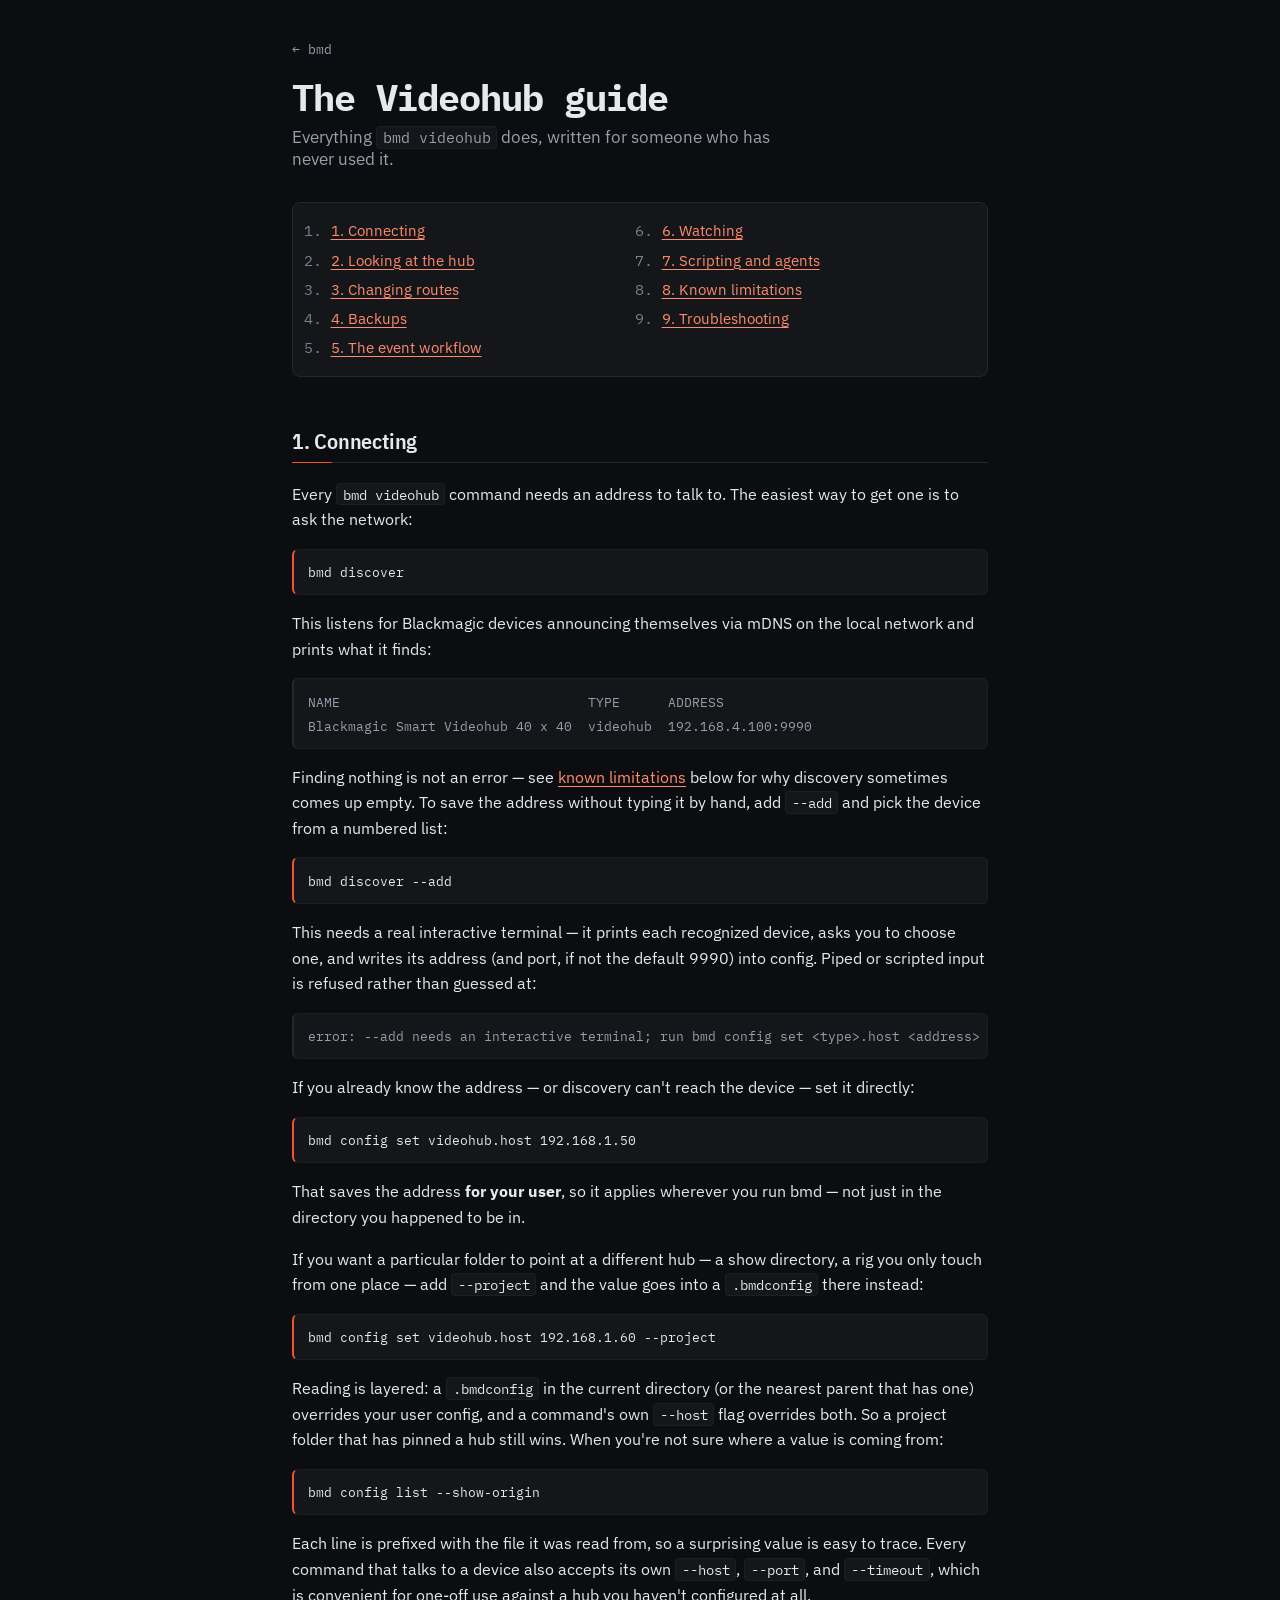
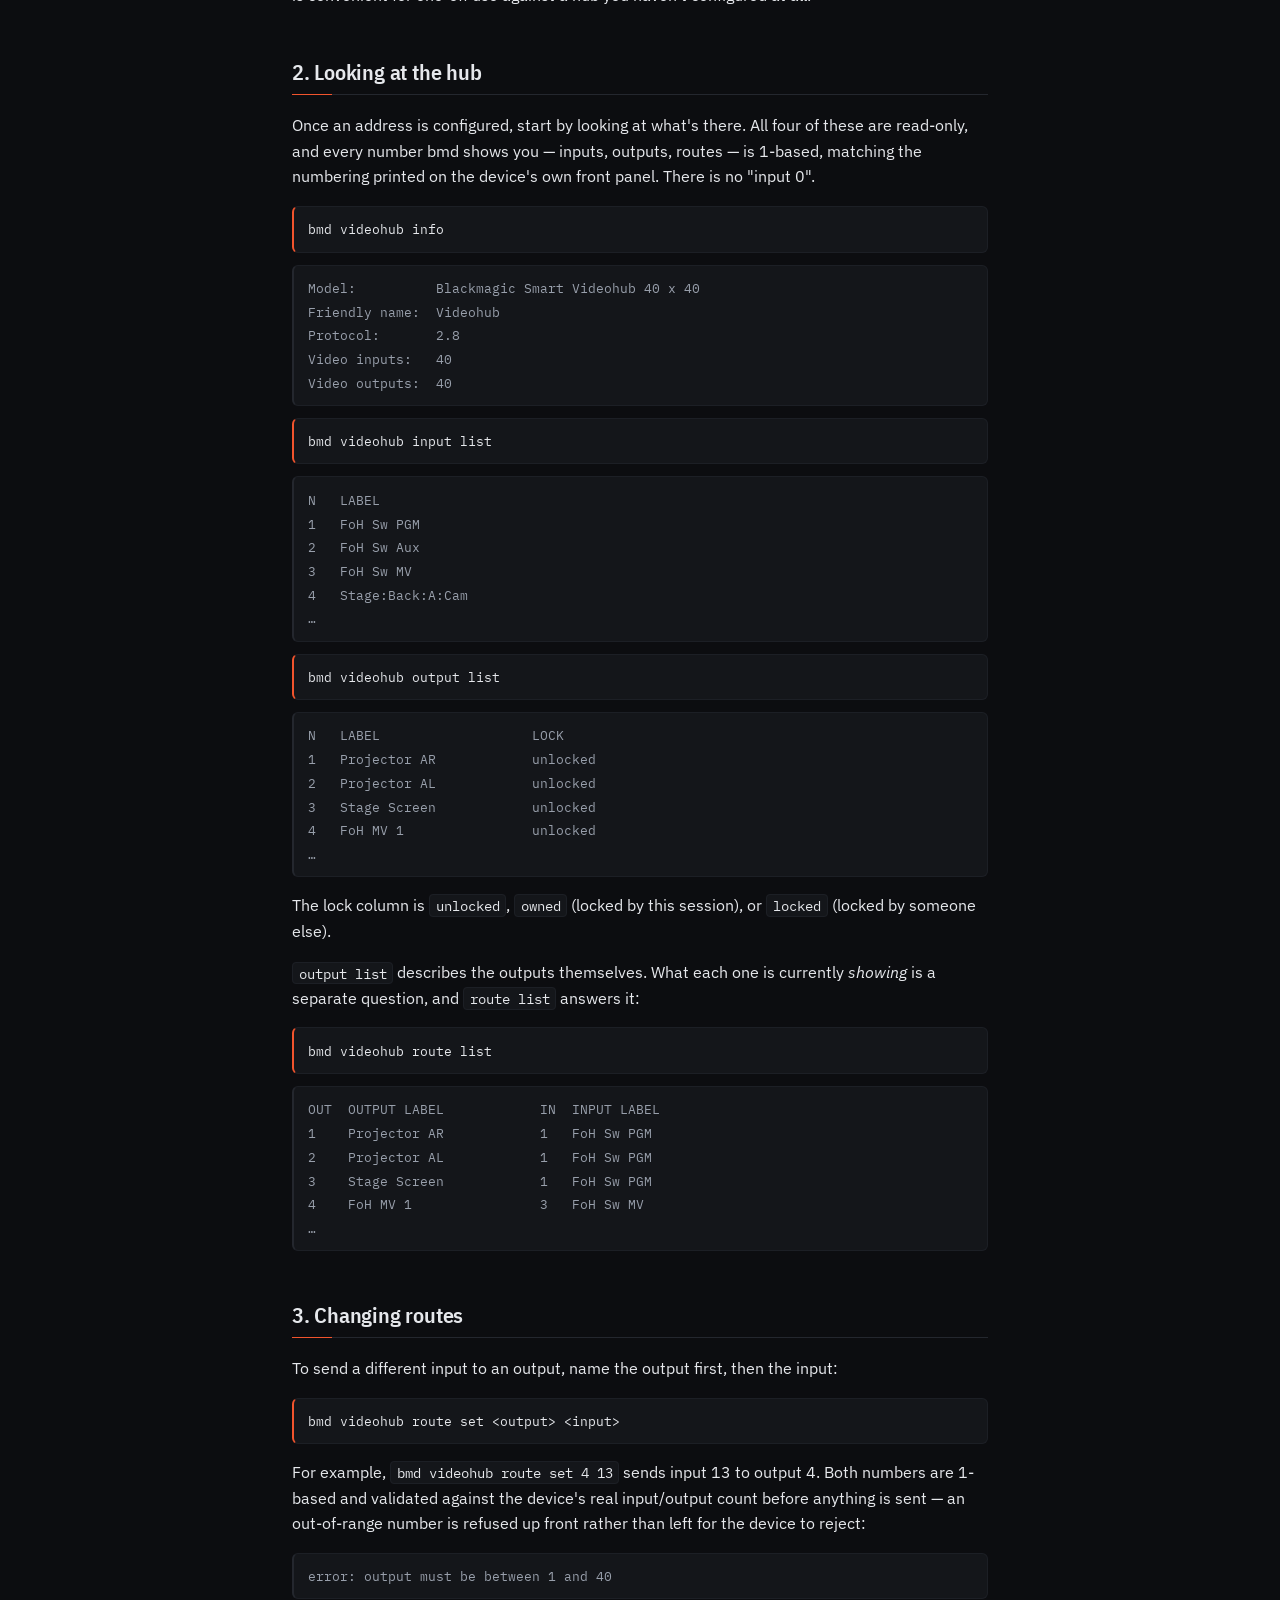
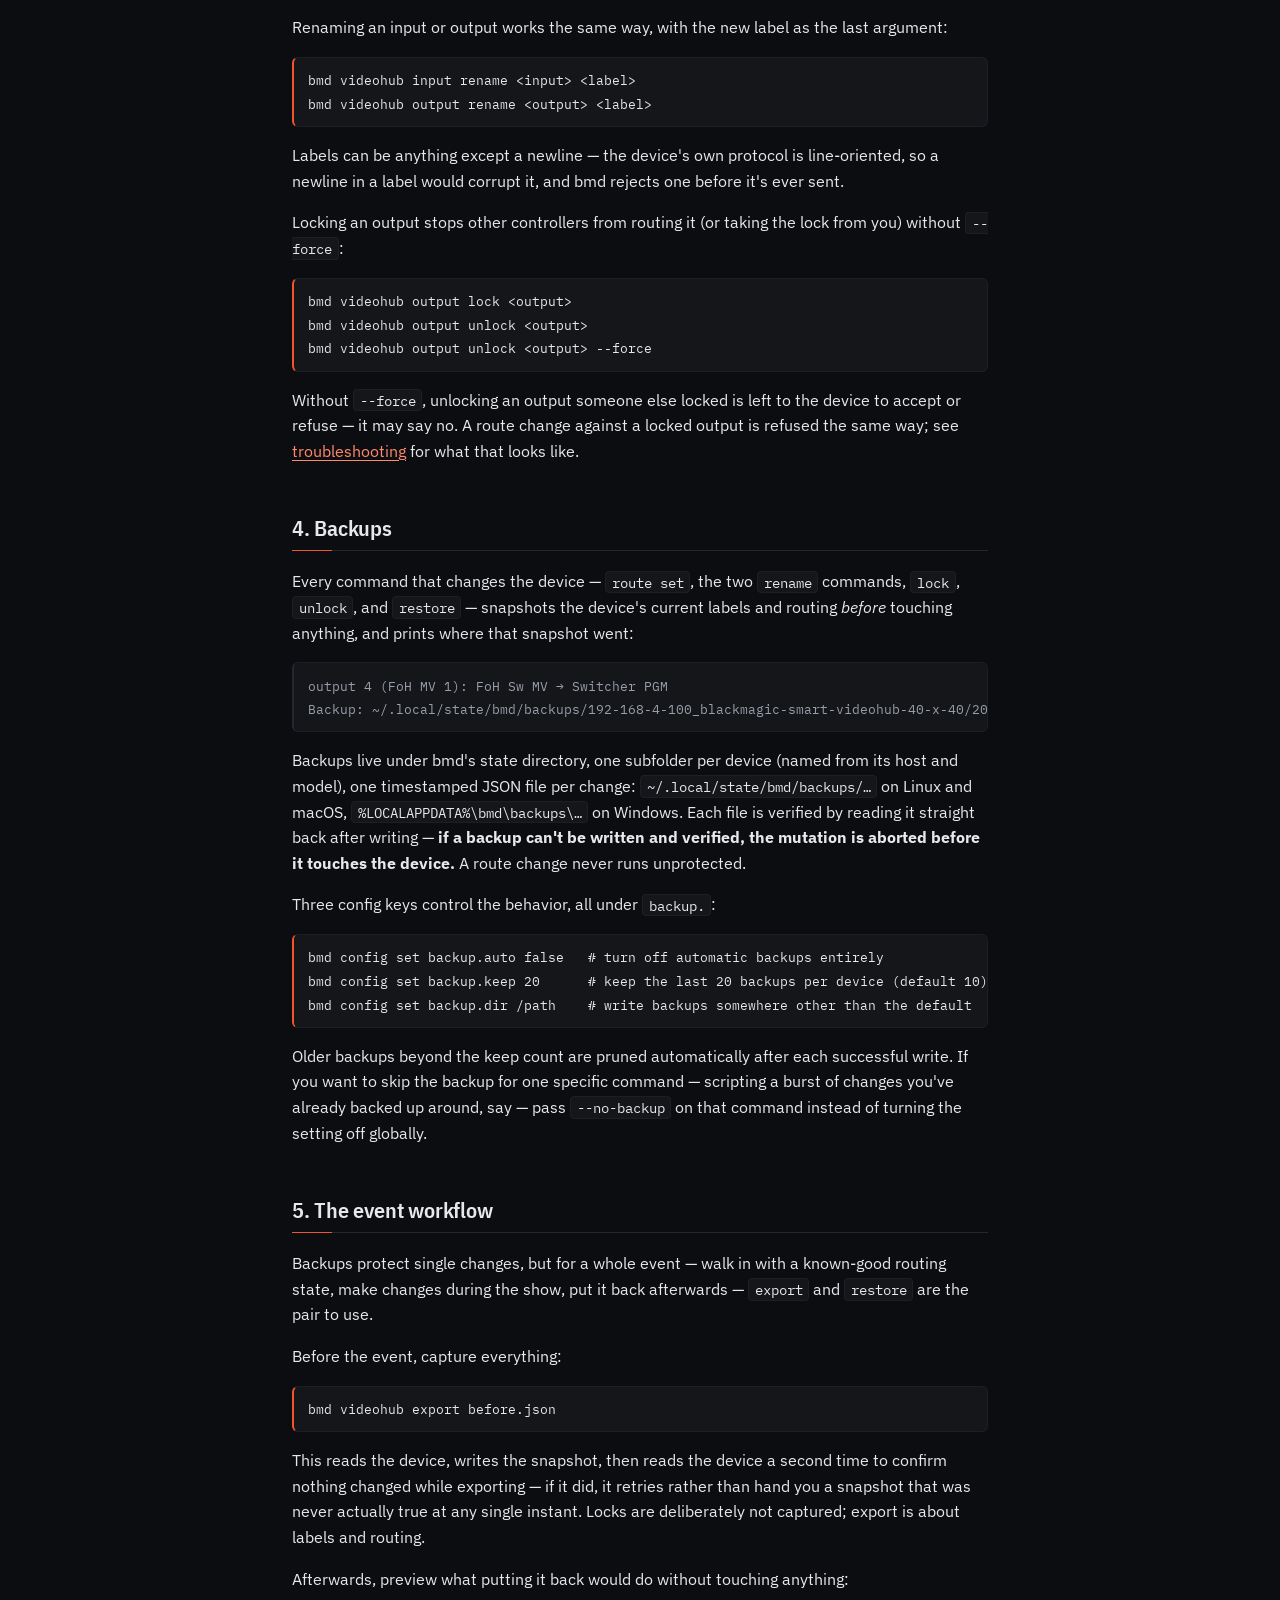
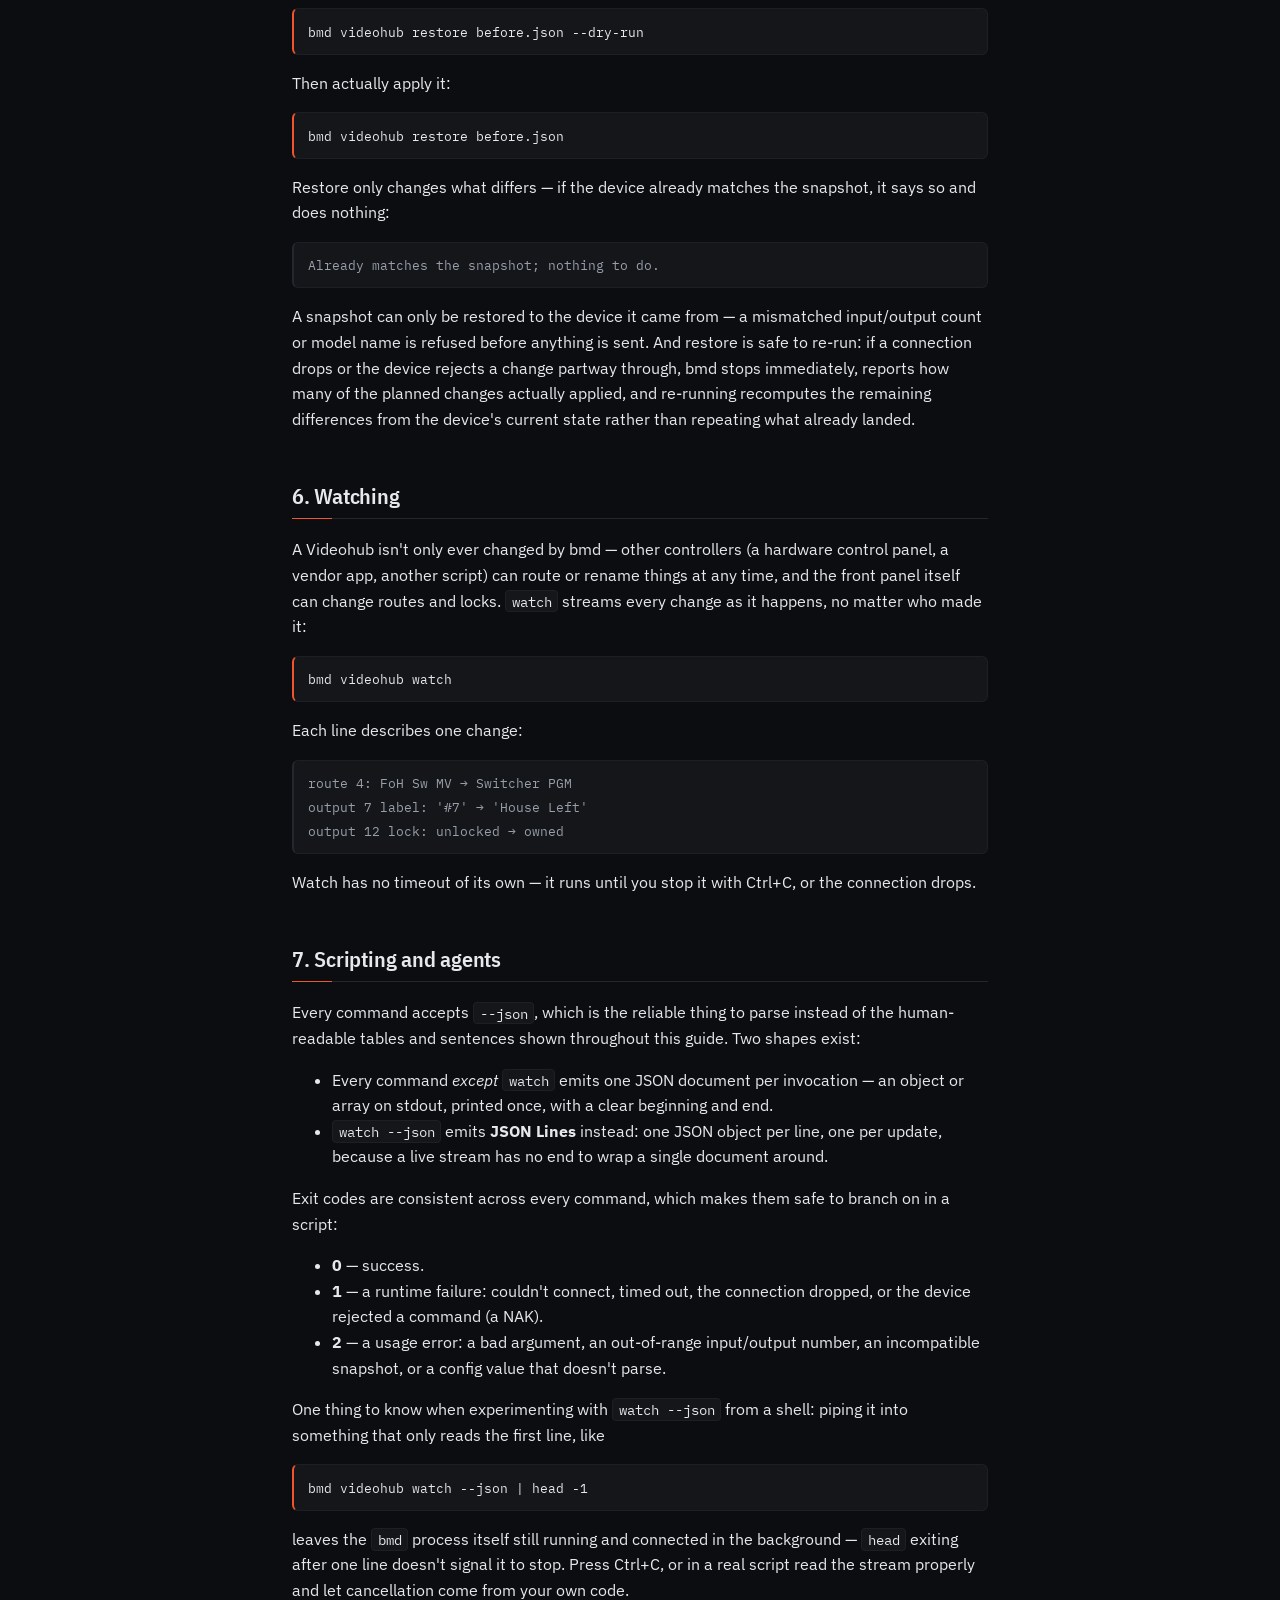
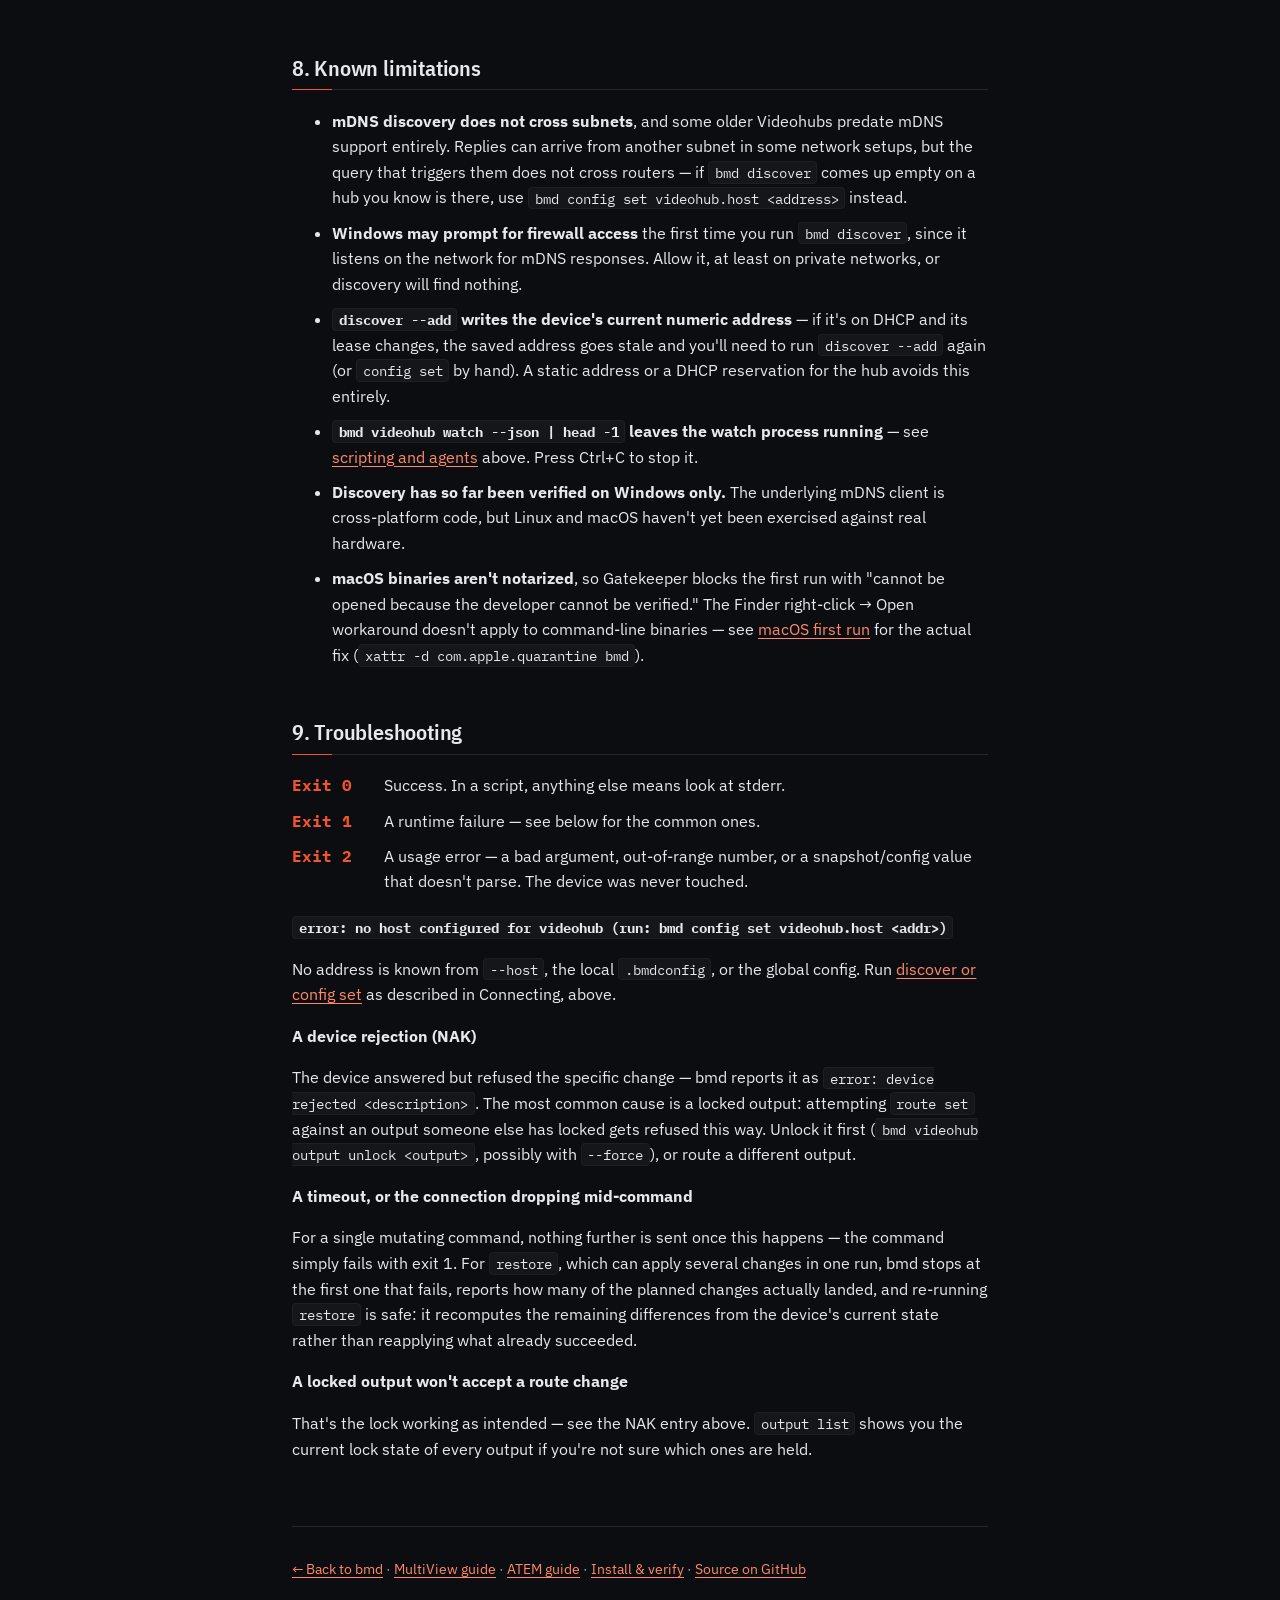
<file: site/videohub.html>
<!DOCTYPE html>
<html lang="en">
<head>
<meta charset="utf-8">
<meta name="viewport" content="width=device-width, initial-scale=1">
<title>bmd — Videohub guide</title>
<meta name="description" content="A practical, complete guide to controlling a Blackmagic Videohub with bmd: connecting, routing, backups, restore, watch, scripting, and troubleshooting.">
<meta name="theme-color" content="#0c0d10">
<link rel="icon" href="favicon.svg" type="image/svg+xml">
<link rel="preconnect" href="https://fonts.googleapis.com">
<link rel="preconnect" href="https://fonts.gstatic.com" crossorigin>
<link href="https://fonts.googleapis.com/css2?family=IBM+Plex+Mono:wght@400;500;600&family=IBM+Plex+Sans+Condensed:wght@500;600;700&family=IBM+Plex+Sans:wght@400;500;600&display=swap" rel="stylesheet">
<link rel="stylesheet" href="style.css">
</head>
<body>
<div class="page">

  <header class="guide-header">
    <p class="back-link"><a href="index.html">&larr; bmd</a></p>
    <h1>The Videohub guide</h1>
    <p class="tagline">Everything <code>bmd videohub</code> does, written for someone who has never used it.</p>
  </header>

  <nav class="page-nav" aria-label="Sections">
    <ol>
      <li><a href="#connecting">1. Connecting</a></li>
      <li><a href="#looking-at-the-hub">2. Looking at the hub</a></li>
      <li><a href="#changing-routes">3. Changing routes</a></li>
      <li><a href="#backups">4. Backups</a></li>
      <li><a href="#event-workflow">5. The event workflow</a></li>
      <li><a href="#watching">6. Watching</a></li>
      <li><a href="#scripting">7. Scripting and agents</a></li>
      <li><a href="#known-limitations">8. Known limitations</a></li>
      <li><a href="#troubleshooting">9. Troubleshooting</a></li>
    </ol>
  </nav>

  <section id="connecting">
    <h2>1. Connecting</h2>
    <p>
      Every <code>bmd videohub</code> command needs an address to talk to. The easiest way to get
      one is to ask the network:
    </p>
    <pre class="cmd"><code>bmd discover</code></pre>
    <p>
      This listens for Blackmagic devices announcing themselves via mDNS on the local network and
      prints what it finds:
    </p>
    <pre class="cmd cmd-out"><code>NAME                               TYPE      ADDRESS
Blackmagic Smart Videohub 40 x 40  videohub  192.168.4.100:9990</code></pre>
    <p>
      Finding nothing is not an error — see <a href="#known-limitations">known limitations</a>
      below for why discovery sometimes comes up empty. To save the address without typing it by
      hand, add <code>--add</code> and pick the device from a numbered list:
    </p>
    <pre class="cmd"><code>bmd discover --add</code></pre>
    <p>
      This needs a real interactive terminal — it prints each recognized device, asks you to
      choose one, and writes its address (and port, if not the default 9990) into config. Piped
      or scripted input is refused rather than guessed at:
    </p>
    <pre class="cmd cmd-out"><code>error: --add needs an interactive terminal; run bmd config set &lt;type&gt;.host &lt;address&gt; instead</code></pre>
    <p>
      If you already know the address — or discovery can't reach the device — set it directly:
    </p>
    <pre class="cmd"><code>bmd config set videohub.host 192.168.1.50</code></pre>
    <p>
      That saves the address <strong>for your user</strong>, so it applies wherever you run bmd —
      not just in the directory you happened to be in.
    </p>
    <p>
      If you want a particular folder to point at a different hub — a show directory, a rig you
      only touch from one place — add <code>--project</code> and the value goes into a
      <code>.bmdconfig</code> there instead:
    </p>
    <pre class="cmd"><code>bmd config set videohub.host 192.168.1.60 --project</code></pre>
    <p>
      Reading is layered: a <code>.bmdconfig</code> in the current directory (or the nearest parent
      that has one) overrides your user config, and a command's own <code>--host</code> flag
      overrides both. So a project folder that has pinned a hub still wins. When you're not sure
      where a value is coming from:
    </p>
    <pre class="cmd"><code>bmd config list --show-origin</code></pre>
    <p>
      Each line is prefixed with the file it was read from, so a surprising value is easy to trace.
      Every command that talks to a device also accepts its own <code>--host</code>,
      <code>--port</code>, and <code>--timeout</code>, which is convenient for one-off use against a
      hub you haven't configured at all.
    </p>
  </section>

  <section id="looking-at-the-hub">
    <h2>2. Looking at the hub</h2>
    <p>
      Once an address is configured, start by looking at what's there. All four of these are
      read-only, and every number bmd shows you — inputs, outputs, routes — is 1-based, matching
      the numbering printed on the device's own front panel. There is no "input 0".
    </p>
    <pre class="cmd"><code>bmd videohub info</code></pre>
    <pre class="cmd cmd-out"><code>Model:          Blackmagic Smart Videohub 40 x 40
Friendly name:  Videohub
Protocol:       2.8
Video inputs:   40
Video outputs:  40</code></pre>
    <pre class="cmd"><code>bmd videohub input list</code></pre>
    <pre class="cmd cmd-out"><code>N   LABEL
1   FoH Sw PGM
2   FoH Sw Aux
3   FoH Sw MV
4   Stage:Back:A:Cam
…</code></pre>
    <pre class="cmd"><code>bmd videohub output list</code></pre>
    <pre class="cmd cmd-out"><code>N   LABEL                   LOCK
1   Projector AR            unlocked
2   Projector AL            unlocked
3   Stage Screen            unlocked
4   FoH MV 1                unlocked
…</code></pre>
    <p>
      The lock column is <code>unlocked</code>, <code>owned</code> (locked by this session), or
      <code>locked</code> (locked by someone else).
    </p>
    <p>
      <code>output list</code> describes the outputs themselves. What each one is currently
      <em>showing</em> is a separate question, and <code>route list</code> answers it:
    </p>
    <pre class="cmd"><code>bmd videohub route list</code></pre>
    <pre class="cmd cmd-out"><code>OUT  OUTPUT LABEL            IN  INPUT LABEL
1    Projector AR            1   FoH Sw PGM
2    Projector AL            1   FoH Sw PGM
3    Stage Screen            1   FoH Sw PGM
4    FoH MV 1                3   FoH Sw MV
…</code></pre>
  </section>

  <section id="changing-routes">
    <h2>3. Changing routes</h2>
    <p>To send a different input to an output, name the output first, then the input:</p>
    <pre class="cmd"><code>bmd videohub route set &lt;output&gt; &lt;input&gt;</code></pre>
    <p>
      For example, <code>bmd videohub route set 4 13</code> sends input 13 to output 4. Both
      numbers are 1-based and validated against the device's real input/output count before
      anything is sent — an out-of-range number is refused up front rather than left for the
      device to reject:
    </p>
    <pre class="cmd cmd-out"><code>error: output must be between 1 and 40</code></pre>
    <p>Renaming an input or output works the same way, with the new label as the last argument:</p>
    <pre class="cmd"><code>bmd videohub input rename &lt;input&gt; &lt;label&gt;
bmd videohub output rename &lt;output&gt; &lt;label&gt;</code></pre>
    <p>
      Labels can be anything except a newline — the device's own protocol is line-oriented, so a
      newline in a label would corrupt it, and bmd rejects one before it's ever sent.
    </p>
    <p>
      Locking an output stops other controllers from routing it (or taking the lock from you)
      without <code>--force</code>:
    </p>
    <pre class="cmd"><code>bmd videohub output lock &lt;output&gt;
bmd videohub output unlock &lt;output&gt;
bmd videohub output unlock &lt;output&gt; --force</code></pre>
    <p>
      Without <code>--force</code>, unlocking an output someone else locked is left to the device
      to accept or refuse — it may say no. A route change against a locked output is refused the
      same way; see <a href="#troubleshooting">troubleshooting</a> for what that looks like.
    </p>
  </section>

  <section id="backups">
    <h2>4. Backups</h2>
    <p>
      Every command that changes the device — <code>route set</code>, the two
      <code>rename</code> commands, <code>lock</code>, <code>unlock</code>, and
      <code>restore</code> — snapshots the device's current labels and routing <em>before</em>
      touching anything, and prints where that snapshot went:
    </p>
    <pre class="cmd cmd-out"><code>output 4 (FoH MV 1): FoH Sw MV → Switcher PGM
Backup: ~/.local/state/bmd/backups/192-168-4-100_blackmagic-smart-videohub-40-x-40/20260829-143512.json</code></pre>
    <p>
      Backups live under bmd's state directory, one subfolder per device (named from its host and
      model), one timestamped JSON file per change: <code>~/.local/state/bmd/backups/…</code> on
      Linux and macOS, <code>%LOCALAPPDATA%\bmd\backups\…</code> on Windows. Each file is verified
      by reading it straight back after writing — <strong>if a backup can't be written and verified,
      the mutation is aborted before it touches the device.</strong> A route change never runs
      unprotected.
    </p>
    <p>Three config keys control the behavior, all under <code>backup.</code>:</p>
    <pre class="cmd"><code>bmd config set backup.auto false   # turn off automatic backups entirely
bmd config set backup.keep 20      # keep the last 20 backups per device (default 10)
bmd config set backup.dir /path    # write backups somewhere other than the default</code></pre>
    <p>
      Older backups beyond the keep count are pruned automatically after each successful write. If
      you want to skip the backup for one specific command — scripting a burst of changes you've
      already backed up around, say — pass <code>--no-backup</code> on that command instead of
      turning the setting off globally.
    </p>
  </section>

  <section id="event-workflow">
    <h2>5. The event workflow</h2>
    <p>
      Backups protect single changes, but for a whole event — walk in with a known-good routing
      state, make changes during the show, put it back afterwards — <code>export</code> and
      <code>restore</code> are the pair to use.
    </p>
    <p>Before the event, capture everything:</p>
    <pre class="cmd"><code>bmd videohub export before.json</code></pre>
    <p>
      This reads the device, writes the snapshot, then reads the device a second time to confirm
      nothing changed while exporting — if it did, it retries rather than hand you a snapshot that
      was never actually true at any single instant. Locks are deliberately not captured; export
      is about labels and routing.
    </p>
    <p>Afterwards, preview what putting it back would do without touching anything:</p>
    <pre class="cmd"><code>bmd videohub restore before.json --dry-run</code></pre>
    <p>Then actually apply it:</p>
    <pre class="cmd"><code>bmd videohub restore before.json</code></pre>
    <p>
      Restore only changes what differs — if the device already matches the snapshot, it says so
      and does nothing:
    </p>
    <pre class="cmd cmd-out"><code>Already matches the snapshot; nothing to do.</code></pre>
    <p>
      A snapshot can only be restored to the device it came from — a mismatched input/output count
      or model name is refused before anything is sent. And restore is safe to re-run: if a
      connection drops or the device rejects a change partway through, bmd stops immediately,
      reports how many of the planned changes actually applied, and re-running recomputes the
      remaining differences from the device's current state rather than repeating what already
      landed.
    </p>
  </section>

  <section id="watching">
    <h2>6. Watching</h2>
    <p>
      A Videohub isn't only ever changed by bmd — other controllers (a hardware control panel, a
      vendor app, another script) can route or rename things at any time, and the front panel
      itself can change routes and locks. <code>watch</code> streams every change as it happens,
      no matter who made it:
    </p>
    <pre class="cmd"><code>bmd videohub watch</code></pre>
    <p>Each line describes one change:</p>
    <pre class="cmd cmd-out"><code>route 4: FoH Sw MV → Switcher PGM
output 7 label: '#7' → 'House Left'
output 12 lock: unlocked → owned</code></pre>
    <p>
      Watch has no timeout of its own — it runs until you stop it with Ctrl+C, or the connection
      drops.
    </p>
  </section>

  <section id="scripting">
    <h2>7. Scripting and agents</h2>
    <p>
      Every command accepts <code>--json</code>, which is the reliable thing to parse instead of
      the human-readable tables and sentences shown throughout this guide. Two shapes exist:
    </p>
    <ul>
      <li>
        Every command <em>except</em> <code>watch</code> emits one JSON document per invocation —
        an object or array on stdout, printed once, with a clear beginning and end.
      </li>
      <li>
        <code>watch --json</code> emits <strong>JSON Lines</strong> instead: one JSON object per
        line, one per update, because a live stream has no end to wrap a single document around.
      </li>
    </ul>
    <p>Exit codes are consistent across every command, which makes them safe to branch on in a script:</p>
    <ul>
      <li><strong>0</strong> — success.</li>
      <li>
        <strong>1</strong> — a runtime failure: couldn't connect, timed out, the connection
        dropped, or the device rejected a command (a NAK).
      </li>
      <li>
        <strong>2</strong> — a usage error: a bad argument, an out-of-range input/output number, an
        incompatible snapshot, or a config value that doesn't parse.
      </li>
    </ul>
    <p>
      One thing to know when experimenting with <code>watch --json</code> from a shell: piping it
      into something that only reads the first line, like
    </p>
    <pre class="cmd"><code>bmd videohub watch --json | head -1</code></pre>
    <p>
      leaves the <code>bmd</code> process itself still running and connected in the background —
      <code>head</code> exiting after one line doesn't signal it to stop. Press Ctrl+C, or in a
      real script read the stream properly and let cancellation come from your own code.
    </p>
  </section>

  <section id="known-limitations">
    <h2>8. Known limitations</h2>
    <ul class="limitations">
      <li>
        <strong>mDNS discovery does not cross subnets</strong>, and some older Videohubs predate
        mDNS support entirely. Replies can arrive from another subnet in some network setups, but
        the query that triggers them does not cross routers — if <code>bmd discover</code> comes
        up empty on a hub you know is there, use
        <code>bmd config set videohub.host &lt;address&gt;</code> instead.
      </li>
      <li>
        <strong>Windows may prompt for firewall access</strong> the first time you run
        <code>bmd discover</code>, since it listens on the network for mDNS responses. Allow it, at
        least on private networks, or discovery will find nothing.
      </li>
      <li>
        <strong><code>discover --add</code> writes the device's current numeric address</strong> —
        if it's on DHCP and its lease changes, the saved address goes stale and you'll need to run
        <code>discover --add</code> again (or <code>config set</code> by hand). A static address or
        a DHCP reservation for the hub avoids this entirely.
      </li>
      <li>
        <strong><code>bmd videohub watch --json | head -1</code> leaves the watch process
        running</strong> — see <a href="#scripting">scripting and agents</a> above. Press Ctrl+C to
        stop it.
      </li>
      <li>
        <strong>Discovery has so far been verified on Windows only.</strong> The underlying mDNS
        client is cross-platform code, but Linux and macOS haven't yet been exercised against real
        hardware.
      </li>
      <li>
        <strong>macOS binaries aren't notarized</strong>, so Gatekeeper blocks the first run with
        "cannot be opened because the developer cannot be verified." The Finder right-click &rarr;
        Open workaround doesn't apply to command-line binaries — see
        <a href="install.html#macos">macOS first run</a> for the actual fix
        (<code>xattr -d com.apple.quarantine bmd</code>).
      </li>
    </ul>
  </section>

  <section id="troubleshooting">
    <h2>9. Troubleshooting</h2>
    <dl class="exit-codes">
      <div><dt>Exit 0</dt><dd>Success. In a script, anything else means look at stderr.</dd></div>
      <div><dt>Exit 1</dt><dd>A runtime failure — see below for the common ones.</dd></div>
      <div><dt>Exit 2</dt><dd>A usage error — a bad argument, out-of-range number, or a snapshot/config value that doesn't parse. The device was never touched.</dd></div>
    </dl>
    <p><strong><code>error: no host configured for videohub (run: bmd config set videohub.host &lt;addr&gt;)</code></strong></p>
    <p>
      No address is known from <code>--host</code>, the local <code>.bmdconfig</code>, or the
      global config. Run <a href="#connecting">discover or config set</a> as described in
      Connecting, above.
    </p>
    <p><strong>A device rejection (NAK)</strong></p>
    <p>
      The device answered but refused the specific change — bmd reports it as
      <code>error: device rejected &lt;description&gt;</code>. The most common cause is a locked
      output: attempting <code>route set</code> against an output someone else has locked gets
      refused this way. Unlock it first (<code>bmd videohub output unlock &lt;output&gt;</code>,
      possibly with <code>--force</code>), or route a different output.
    </p>
    <p><strong>A timeout, or the connection dropping mid-command</strong></p>
    <p>
      For a single mutating command, nothing further is sent once this happens — the command
      simply fails with exit 1. For <code>restore</code>, which can apply several changes in one
      run, bmd stops at the first one that fails, reports how many of the planned changes actually
      landed, and re-running <code>restore</code> is safe: it recomputes the remaining differences
      from the device's current state rather than reapplying what already succeeded.
    </p>
    <p><strong>A locked output won't accept a route change</strong></p>
    <p>
      That's the lock working as intended — see the NAK entry above. <code>output list</code> shows
      you the current lock state of every output if you're not sure which ones are held.
    </p>
  </section>

  <footer>
    <p>
      <a href="index.html">&larr; Back to bmd</a>
      · <a href="multiview.html">MultiView guide</a>
      · <a href="atem.html">ATEM guide</a>
      · <a href="install.html">Install &amp; verify</a>
      · <a href="https://github.com/davojc/bmdcli">Source on GitHub</a>
    </p>
  </footer>

</div>
</body>
</html>
</file>
<file: site/style.css>
/* bmd project site — hand-written, no framework, no CDN but Google Fonts.
   The page is committed to a single dark scheme rather than following the OS:
   this tool lives in equipment racks and darkened control rooms, and a fixed
   palette keeps the contrast budget to one combination instead of two.

   TYPE. One superfamily, three voices, all of it IBM Plex — drawn for an
   engineering identity, and the only widely-available family with a true
   condensed cut, a humanist text cut and a mono sibling that were designed
   together. That matters here because the page has to speak in all three
   registers at once: condensed for headings, the way legends are silkscreened
   on to a 19-inch rack panel; text for prose; mono for the terminal and for the
   four-character labels broadcast equipment is covered in.

   Every face is loaded with a full local fallback stack, so a blocked font host
   degrades to a working page rather than a broken one. */

:root {
  /* Signature. "Ember" is the tally/record red-orange of broadcast gear, and it
     is spent deliberately: lit crosspoints, primary actions, and the tick under
     each section rule. Nothing else. */
  --signal: #f2542d;
  --signal-ink: #0a0b0d;          /* text on a solid --signal fill: 5.6:1 */
  --signal-wash: rgba(242, 84, 45, 0.12);
  --signal-glow: rgba(242, 84, 45, 0.45);

  /* Link/OK hue, used in exactly two places (status dots, shell prompt sign) so
     the page isn't a single accent on black. Cool, like an SDI link LED. */
  --link-led: #56c8d8;

  --bg: #0c0d10;                  /* rack black */
  --panel: #14161a;
  --panel-2: #191c21;
  --term-bg: #08090b;             /* the terminal sits deeper than the panels */
  --line: #24272e;
  --line-soft: #1c1f25;

  --fg: #e6e8ec;
  --fg-dim: #989fab;              /* 7.3:1 on --bg */
  --fg-faint: #79818e;            /* 5.0:1 — the floor, since it carries 0.7rem labels */
  --link: #ff8a6b;                /* lighter than --signal: easier at prose size */

  --font-display: "IBM Plex Sans Condensed", "Roboto Condensed", "Arial Narrow",
    -apple-system, BlinkMacSystemFont, "Segoe UI", sans-serif;
  --font-sans: "IBM Plex Sans", -apple-system, BlinkMacSystemFont, "Segoe UI", Roboto,
    Helvetica, Arial, sans-serif;
  --font-mono: "IBM Plex Mono", ui-monospace, SFMono-Regular, "Cascadia Mono", Consolas,
    "Liberation Mono", Menlo, monospace;

  --measure: 46rem;               /* prose column, and every guide page */
  --wide: 68rem;                  /* the landing page's own, wider, measure */
}

* {
  box-sizing: border-box;
}

html {
  color-scheme: dark;
}

body {
  margin: 0;
  background: var(--bg);
  color: var(--fg);
  font-family: var(--font-sans);
  line-height: 1.6;
  -webkit-text-size-adjust: 100%;
}

.page {
  max-width: var(--measure);
  margin: 0 auto;
  padding: 2.5rem 1.25rem 4rem;
}

/* The landing page only. A guide is prose and wants a 46rem measure; the landing
   page has to hold a terminal at its natural width and a headline at display
   size, and squeezing those into a reading column is what made it feel like a
   README with a stylesheet rather than a product page. */
.page-wide {
  max-width: var(--wide);
}

.page-wide section {
  margin-top: clamp(4rem, 9vw, 7rem);
}

a {
  color: var(--link);
  text-underline-offset: 0.18em;
}

a:hover,
a:focus-visible {
  text-decoration-thickness: 2px;
}

:focus-visible {
  outline: 2px solid var(--signal);
  outline-offset: 2px;
  border-radius: 2px;
}

code,
pre,
kbd {
  font-family: var(--font-mono);
  font-size: 0.9em;
}

h1,
h2,
h3 {
  line-height: 1.15;
}

h3 {
  font-family: var(--font-display);
  letter-spacing: -0.01em;
}

/* Prose sits a little larger and looser than the browser default: this page is
   read on a laptop in a control room, not scanned. */
.page-wide p {
  font-size: 1.0625rem;
}

/* ---------- Section rhythm ----------
   One rule governs the gap between sections, so nothing later can quietly
   double it up by adding its own top margin. */

section {
  margin-top: 3.25rem;
}

section > h2 {
  position: relative;
  margin: 0 0 1.15rem;
  padding-bottom: 0.55rem;
  border-bottom: 1px solid var(--line);
  font-family: var(--font-display);
  font-size: 1.35rem;
  font-weight: 600;
  letter-spacing: -0.01em;
}

/* On the landing page the headings carry a section rather than label a paragraph,
   so they get display scale and drop the rule — the generous gap above already
   separates them, and a line under every one of them made the page read as a
   stack of documentation. */
.page-wide section > h2 {
  margin-bottom: clamp(1.25rem, 2.5vw, 2rem);
  padding-bottom: 0;
  border-bottom: 0;
  font-size: clamp(1.9rem, 4vw, 2.6rem);
  line-height: 1.05;
  letter-spacing: -0.02em;
}

.page-wide section > h2::after { content: none; }

/* A short ember tick riding on each section rule — the one repeated flourish. */
section > h2::after {
  content: "";
  position: absolute;
  left: 0;
  bottom: -1px;
  width: 2.5rem;
  height: 1px;
  background: var(--signal);
}

/* Front-panel legend above a section heading. Only index.html sets these; the
   guide's headings already carry real sequence numbers in their text. */
section[data-label]::before {
  content: attr(data-label);
  display: block;
  margin-bottom: 0.55rem;
  font-family: var(--font-mono);
  font-size: 0.7rem;
  font-weight: 600;
  letter-spacing: 0.2em;
  text-transform: uppercase;
  color: var(--fg-faint);
}

/* ---------- Hero ---------- */

.eyebrow {
  margin: 0 0 1.75rem;
  font-family: var(--font-mono);
  font-size: 0.7rem;
  font-weight: 600;
  letter-spacing: 0.22em;
  text-transform: uppercase;
  color: var(--fg-faint);
}

/* One focal point. The previous hero made `bmd` the largest thing on the page and
   demoted the claim to a subtitle, then set a matrix and a feature list beside it
   competing for the same attention. A product name is not a headline: nobody
   arrives already wanting `bmd`, they arrive wanting the rack driven from a
   keyboard. So the claim is the headline, the wordmark shrinks to a masthead, and
   exactly one image carries the section. */
.hero-grid {
  display: grid;
  gap: clamp(2.5rem, 5vw, 3.5rem);
}

/* The masthead: mark plus wordmark, small, at the top — an identity rather than a
   headline. */
.masthead {
  display: flex;
  align-items: center;
  gap: 0.6rem;
  margin: 0 0 clamp(3rem, 8vw, 5rem);
}

.masthead img {
  width: 26px;
  height: 26px;
  display: block;
}

.masthead b {
  font-family: var(--font-display);
  font-size: 1.35rem;
  font-weight: 600;
  letter-spacing: -0.02em;
  color: var(--fg);
}

.hero h1 {
  margin: 0;
  max-width: 16ch;
  font-family: var(--font-display);
  font-size: clamp(2.9rem, 8.5vw, 5.5rem);
  font-weight: 600;
  line-height: 0.98;
  letter-spacing: -0.025em;
  text-wrap: balance;
}

/* The one place the signature colour appears in prose: the word the whole tool is
   about. */
.hero h1 em {
  font-style: normal;
  color: var(--signal);
}

.tagline {
  margin: 0.5rem 0 0;
  font-size: 1.3rem;
  font-weight: 600;
  line-height: 1.3;
  color: var(--fg);
  max-width: 20ch;
}

.lede {
  margin: 1.25rem 0 0;
  color: var(--fg-dim);
  max-width: 46ch;
  font-size: 1.15rem;
  line-height: 1.55;
}

/* The one aphoristic line under the headline, in the Raycast register: a claim
   about how the work feels, not a list of what the tool has. Kept to a single
   sentence — the moment it needs a second it stops being a headline's partner
   and starts being body copy. */
.hero .lede strong {
  color: var(--fg);
  font-weight: 500;
}

.lede code {
  color: var(--fg);
}

.cta-row {
  display: flex;
  flex-wrap: wrap;
  gap: 0.6rem;
  margin-top: 1.6rem;
}

.btn {
  display: inline-flex;
  align-items: center;
  min-height: 44px;
  padding: 0 1.15rem;
  border: 1px solid var(--line);
  border-radius: 6px;
  background: var(--panel);
  color: var(--fg);
  font-size: 0.95rem;
  font-weight: 600;
  text-decoration: none;
}

.btn:hover,
.btn:focus-visible {
  border-color: var(--fg-faint);
}

.btn-primary {
  background: var(--signal);
  border-color: var(--signal);
  color: var(--signal-ink);
}

.btn-primary:hover,
.btn-primary:focus-visible {
  background: #ff6238;
  border-color: #ff6238;
}

/* ---------- Signature: the crosspoint matrix ----------
   A Videohub is a crosspoint matrix, and `route set 4 13` is a coordinate in
   it. The grid below is the real state from the session further down the page:
   outputs 1-3 all watching input 1, output 5 on input 13, and output 4 being
   moved from input 3 to input 13 — the exact command the terminal demonstrates.

   Final state is what's in the CSS; the animations play *towards* it. That way
   `prefers-reduced-motion` simply switches them off and the correct end state
   is already on screen. */

.matrix {
  border: 1px solid var(--line);
  border-radius: 10px;
  background: linear-gradient(180deg, var(--panel) 0%, var(--panel-2) 100%);
  padding: 0.95rem 1.05rem 1.05rem;
  overflow: hidden;
}

.matrix-head {
  display: flex;
  align-items: center;
  justify-content: space-between;
  gap: 1rem;
  margin-bottom: 0.9rem;
  font-family: var(--font-mono);
  font-size: 0.65rem;
  font-weight: 600;
  letter-spacing: 0.16em;
  text-transform: uppercase;
  color: var(--fg-faint);
}

.matrix-status {
  display: inline-flex;
  align-items: center;
  gap: 0.45rem;
  white-space: nowrap;
}

.led {
  width: 6px;
  height: 6px;
  border-radius: 50%;
  background: var(--link-led);
  box-shadow: 0 0 6px rgba(86, 200, 216, 0.7);
}

.mrow {
  display: grid;
  grid-template-columns: 1.9rem repeat(14, minmax(0, 1fr));
  gap: 0.28rem;
  align-items: center;
  position: relative;
  margin-bottom: 0.28rem;
}

.mrow:last-child {
  margin-bottom: 0;
}

.rlabel {
  font-family: var(--font-mono);
  font-size: 0.66rem;
  font-weight: 600;
  color: var(--fg-faint);
  letter-spacing: 0.04em;
}

/* A crosspoint. Unlit ones are barely there; the grid should read as a field of
   possibilities with a few live points, not as 70 competing dots. */
.x {
  display: block;
  aspect-ratio: 1;
  border-radius: 2px;
  background: #23262c;
}

.x.on {
  background: var(--signal);
  box-shadow: 0 0 8px var(--signal-glow);
}

/* The crosspoint being vacated, and the one being taken. */
.x.from {
  background: var(--signal);
  box-shadow: 0 0 8px var(--signal-glow);
  opacity: 0;
  animation: xp-release 0.5s ease-in 1.05s both;
}

.x.to {
  background: var(--signal);
  box-shadow: 0 0 8px var(--signal-glow);
  animation: xp-take 0.45s ease-out 1.62s both;
}

/* The re-patch itself: a hairline sweeping from the old column to the new. */
.trace {
  grid-row: 1;
  grid-column: 4 / 15;
  height: 1px;
  align-self: center;
  background: linear-gradient(90deg, var(--signal-glow), var(--signal));
  transform-origin: left center;
  transform: scaleX(0);
  animation: trace-sweep 0.62s cubic-bezier(0.4, 0, 0.2, 1) 1.05s both;
}

@keyframes xp-release {
  from { opacity: 1; }
  to { opacity: 0; }
}

@keyframes xp-take {
  0% { opacity: 0; transform: scale(0.4); }
  60% { opacity: 1; transform: scale(1.35); }
  100% { opacity: 1; transform: scale(1); }
}

@keyframes trace-sweep {
  0% { transform: scaleX(0); opacity: 1; }
  70% { transform: scaleX(1); opacity: 1; }
  100% { transform: scaleX(1); opacity: 0; }
}

.matrix-foot {
  margin: 1rem 0 0;
  padding-top: 0.85rem;
  border-top: 1px solid var(--line-soft);
  font-family: var(--font-mono);
  font-size: 0.78rem;
  color: var(--fg-dim);
}

/* Typed with a steps() width animation rather than script. 29ch is the exact
   length of the command, so switching the animation off leaves it fully shown. */
.typed {
  display: inline-block;
  width: 29ch;
  max-width: 100%;
  overflow: hidden;
  white-space: nowrap;
  vertical-align: bottom;
  border-right: 2px solid var(--signal);
  animation:
    type 1.15s steps(29, end) 0.35s both,
    caret 1s step-end 1.5s infinite;
}

.typed .sign {
  color: var(--link-led);
}

@keyframes type {
  from { width: 0; }
  to { width: 29ch; }
}

@keyframes caret {
  50% { border-color: transparent; }
}

/* ---------- Support status ---------- */

.status-list {
  list-style: none;
  margin: 1.75rem 0 0;
  padding: 0;
  display: flex;
  flex-direction: column;
  gap: 0.4rem;
  font-size: 0.9rem;
}

.status-list li {
  display: flex;
  align-items: baseline;
  gap: 0.55rem;
  color: var(--fg-dim);
}

.status-dot {
  font-family: var(--font-mono);
  width: 1.1em;
  flex: none;
}

.status-ok .status-dot {
  color: var(--link-led);
}

.status-pending .status-dot {
  color: var(--fg-faint);
}

/* ---------- Demo terminal ---------- */

.terminal {
  background: var(--term-bg);
  border: 1px solid var(--line);
  border-radius: 8px;
  padding: 1.1rem 1.2rem;
  overflow-x: auto;
}

.terminal pre {
  margin: 0;
  white-space: pre;
}

.terminal .prompt-sign {
  color: var(--link-led);
}

.terminal .out {
  color: var(--fg-dim);
}

.terminal .muted {
  color: var(--fg-faint);
  font-style: italic;
}

.terminal .cmd-gap {
  display: block;
  height: 0.85em;
}

.demo-note {
  font-size: 0.9rem;
  color: var(--fg-dim);
  margin-top: 0.7rem;
}

/* ---------- Downloads ---------- */

.downloads {
  display: grid;
  grid-template-columns: repeat(auto-fit, minmax(15.5rem, 1fr));
  gap: 0.7rem;
  padding: 0;
  margin: 0 0 1.25rem;
  list-style: none;
}

.download-link {
  display: flex;
  flex-direction: column;
  gap: 0.15rem;
  padding: 0.9rem 1rem;
  border: 1px solid var(--line);
  border-radius: 8px;
  background: var(--panel);
  color: var(--fg);
  text-decoration: none;
  min-height: 44px;
  justify-content: center;
}

.download-link:hover,
.download-link:focus-visible {
  border-color: var(--signal);
  background: var(--panel-2);
}

.download-link .platform {
  font-weight: 600;
}

.download-link .filename {
  font-family: var(--font-mono);
  font-size: 0.82rem;
  color: var(--fg-faint);
}

.download-link .badge {
  display: inline-block;
  margin-top: 0.4rem;
  width: fit-content;
  padding: 0.1rem 0.55rem;
  border-radius: 999px;
  background: var(--signal);
  color: var(--signal-ink);
  font-size: 0.72rem;
  font-weight: 700;
  letter-spacing: 0.02em;
}

.download-link.is-recommended {
  border-color: var(--signal);
  background: var(--signal-wash);
}

.verify {
  font-size: 0.94rem;
  color: var(--fg-dim);
}

.verify code,
.lede code,
p code,
li code,
dd code {
  background: var(--panel);
  border: 1px solid var(--line-soft);
  border-radius: 4px;
  padding: 0.05rem 0.35rem;
}

/* ---------- Command blocks ---------- */

pre.cmd,
.steps pre {
  margin: 0.75rem 0;
  background: var(--panel);
  border: 1px solid var(--line-soft);
  border-left: 2px solid var(--signal);
  border-radius: 6px;
  padding: 0.65rem 0.85rem;
  overflow-x: auto;
}

/* Device output rather than something to type — no ember edge, since nothing
   here is an instruction. */
pre.cmd.cmd-out {
  border-left-color: var(--line);
  color: var(--fg-dim);
}

/* ---------- Command overview ----------
   Reads as a spec sheet: the command on the left in the tool's own voice, what
   it does on the right in plain language. Hairlines rather than boxes, so a
   dozen rows scan as one table instead of a dozen cards. */

.commands {
  margin: 1.3rem 0 1.6rem;
  display: grid;
  gap: 0.9rem;
}

.commands > div {
  display: grid;
  grid-template-columns: minmax(0, 18rem) minmax(0, 1fr);
  gap: 0.3rem 1.25rem;
  align-items: baseline;
  padding-bottom: 0.9rem;
  border-bottom: 1px solid var(--line-soft);
}

.commands > div:last-child {
  padding-bottom: 0;
  border-bottom: 0;
}

.commands dt {
  font-family: var(--font-mono);
  font-size: 0.85rem;
  font-weight: 600;
  overflow-wrap: anywhere;
}

.commands dd {
  margin: 0;
  font-size: 0.93rem;
  color: var(--fg-dim);
}

.commands dd code {
  font-size: 0.88em;
}

/* ---------- Quick start ---------- */

.steps {
  margin: 0;
  padding-left: 1.4rem;
}

.steps li {
  margin-bottom: 1.15rem;
}

.steps li:last-child {
  margin-bottom: 0;
}

.steps li::marker {
  font-family: var(--font-mono);
  font-weight: 700;
  color: var(--signal);
}

.steps pre {
  margin: 0.45rem 0 0;
}

/* ---------- Guide callout ---------- */

.guide-callout {
  border: 1px solid var(--line);
  border-radius: 8px;
  background: var(--panel);
  padding: 1.1rem 1.25rem;
}

.guide-callout p {
  margin: 0;
}

/* ---------- Guide page (videohub.html) ---------- */

.guide-header {
  margin-top: 0;
}

.back-link {
  margin: 0 0 1rem;
  font-family: var(--font-mono);
  font-size: 0.8rem;
}

.back-link a {
  text-decoration: none;
  color: var(--fg-dim);
}

.back-link a:hover,
.back-link a:focus-visible {
  color: var(--link);
}

.guide-header h1 {
  margin: 0 0 0.5rem;
  font-family: var(--font-mono);
  font-size: clamp(1.8rem, 5vw, 2.3rem);
  font-weight: 700;
  letter-spacing: -0.03em;
}

.guide-header .tagline {
  font-size: 1.05rem;
  font-weight: 400;
  color: var(--fg-dim);
  max-width: 52ch;
}

.page-nav {
  margin-top: 2rem;
  padding: 1rem 1.15rem;
  border: 1px solid var(--line);
  border-radius: 8px;
  background: var(--panel);
}

.page-nav ol {
  margin: 0;
  padding-left: 1.2rem;
  columns: 2;
  column-gap: 1.5rem;
}

.page-nav li {
  break-inside: avoid;
  margin-bottom: 0.35rem;
  font-size: 0.92rem;
}

.page-nav li::marker {
  font-family: var(--font-mono);
  color: var(--fg-faint);
}

dl.exit-codes {
  margin: 0.75rem 0 1.25rem;
  display: grid;
  gap: 0.6rem;
}

dl.exit-codes > div {
  display: grid;
  grid-template-columns: 5rem 1fr;
  gap: 0.75rem;
  align-items: baseline;
}

dl.exit-codes dt {
  font-family: var(--font-mono);
  font-weight: 700;
  color: var(--signal);
}

dl.exit-codes dd {
  margin: 0;
}

.limitations li,
section#troubleshooting ul li {
  margin-bottom: 0.6rem;
}

/* ---------- Footer ---------- */

footer {
  margin-top: 4rem;
  padding-top: 1.5rem;
  border-top: 1px solid var(--line);
  font-size: 0.88rem;
  color: var(--fg-dim);
}

footer p {
  margin: 0.4rem 0;
}

footer .disclaimer {
  font-size: 0.8rem;
  color: var(--fg-faint);
  max-width: 52ch;
}

/* ---------- Responsive ---------- */

@media (max-width: 40rem) {
  .commands > div {
    grid-template-columns: minmax(0, 1fr);
    gap: 0.2rem;
  }
}

@media (max-width: 560px) {
  .page-nav ol {
    columns: 1;
  }

  dl.exit-codes > div {
    grid-template-columns: 1fr;
    gap: 0.15rem;
  }
}

@media (max-width: 26rem) {
  .page {
    padding: 1.75rem 1rem 3rem;
  }

  .matrix {
    padding: 0.8rem 0.7rem 0.9rem;
  }

  .mrow {
    grid-template-columns: 1.5rem repeat(14, minmax(0, 1fr));
    gap: 0.2rem;
  }

  .matrix-foot {
    font-size: 0.7rem;
  }

  .tagline {
    font-size: 1.15rem;
  }
}

/* ---------- Reduced motion ----------
   Every animation above ends on the state already written into the rules, so
   switching them off leaves the finished picture: output 4 sitting on input 13
   and the command fully typed. */

@media (prefers-reduced-motion: reduce) {
  *,
  *::before,
  *::after {
    animation: none !important;
    transition: none !important;
  }

  .trace {
    display: none;
  }

  .x.to {
    opacity: 1;
    transform: none;
  }

  .typed {
    border-right-color: transparent;
  }
}

/* ==========================================================================
   Landing page (.page-wide) additions
   ========================================================================== */

/* ---------- Terminal as the hero image ----------
   The terminal was already on the page, buried below a matrix and a feature
   list. Given a window chrome and room to breathe it becomes the thing the
   section is about, which is the one lesson worth taking from the tools this
   was measured against: show the product, at size, and say one thing about it. */

.terminal-hero {
  margin: 0;
  border-radius: 12px;
  overflow: hidden;
  border: 1px solid var(--line);
  /* A single soft ember cast from behind, and no other glow anywhere on the
     page — the budget for atmosphere is spent once, here. */
  box-shadow:
    0 0 0 1px rgba(0, 0, 0, 0.4),
    0 30px 80px -30px rgba(0, 0, 0, 0.9),
    0 0 120px -60px var(--signal-glow);
}

.term-bar {
  display: flex;
  align-items: center;
  gap: 0.45rem;
  padding: 0.7rem 0.9rem;
  background: var(--panel);
  border-bottom: 1px solid var(--line-soft);
}

.term-dot {
  width: 10px;
  height: 10px;
  border-radius: 50%;
  background: var(--line);
  flex: none;
}

/* Only the first light is lit, in ember: the window is "recording", which is
   what a control-room screen showing a live rack actually is. */
.term-dot:first-child { background: var(--signal); }

.term-title {
  margin-left: auto;
  font-family: var(--font-mono);
  font-size: 0.7rem;
  letter-spacing: 0.04em;
  color: var(--fg-faint);
}

.terminal-hero pre {
  margin: 0;
  padding: 1.1rem 1.2rem 1.35rem;
  overflow-x: auto;
  font-size: 0.82rem;
  line-height: 1.65;
}

@media (min-width: 60rem) {
  .terminal-hero pre { font-size: 0.9rem; }
}

/* ---------- Supported devices ---------- */

.devices {
  list-style: none;
  margin: 0;
  padding: 0;
  display: grid;
  gap: 0.75rem;
  /* 15rem rather than 13 so a wide viewport breaks three-up: the three supported
     devices land on the first row and the three still coming on the second,
     which says the state of things faster than the hairlines alone do. */
  grid-template-columns: repeat(auto-fit, minmax(15rem, 1fr));
}

.devices li {
  padding: 0.85rem 1rem;
  border: 1px solid var(--line-soft);
  border-radius: 10px;
  background: var(--panel);
  display: flex;
  flex-direction: column;
  gap: 0.2rem;
}

.devices b {
  font-family: var(--font-display);
  font-size: 1.05rem;
  font-weight: 600;
  letter-spacing: -0.01em;
}

.devices span {
  font-family: var(--font-mono);
  font-size: 0.7rem;
  letter-spacing: 0.02em;
  color: var(--fg-faint);
}

/* Status is carried by a hairline on the leading edge rather than a tick glyph:
   supported reads as live, pending as dark, the way a panel of tally lamps does. */
.devices .is-ready { border-left: 2px solid var(--signal); }
.devices .is-soon { border-left: 2px solid var(--line); opacity: 0.6; }

/* ---------- Section ledes ---------- */

.page-wide .section-lede {
  margin: 0 0 1.5rem;
  max-width: 60ch;
  font-size: 1.0625rem;
  color: var(--fg-dim);
}

.page-wide .section-lede code { color: var(--fg); }

/* ---------- Wide-viewport layout ----------
   Two columns only once there is genuinely room for both a 46rem terminal and a
   readable column beside it. Below that the hero stacks, which is also the order
   it reads in: claim, then proof, then scope. */

@media (min-width: 64rem) {
  .hero-grid {
    grid-template-columns: minmax(0, 0.85fr) minmax(0, 1.15fr);
    align-items: center;
    column-gap: 3.5rem;
  }

  .hero-copy { grid-column: 1; }
  .terminal-hero { grid-column: 2; }

  /* The device strip spans both columns, under the fold-line of the hero. */
  .devices {
    grid-column: 1 / -1;
    margin-top: 1.5rem;
  }

  /* The matrix is a diagram, not prose: it gets the full width it needs to keep
     fourteen input columns legible. */
  .page-wide .matrix { max-width: 52rem; }

  .page-wide .commands { column-gap: 3rem; }
}

/* The download grid earns two columns on a wide page. */
@media (min-width: 48rem) {
  .page-wide .downloads {
    display: grid;
    grid-template-columns: repeat(2, minmax(0, 1fr));
    gap: 0.6rem;
  }
}

@media (prefers-reduced-motion: reduce) {
  .terminal-hero { box-shadow: 0 0 0 1px rgba(0, 0, 0, 0.4); }
}

/* ---------- Outcomes ----------
   The landing page's centre of gravity moved from "what it is" to "what you get
   to do", because the person deciding whether to download this runs a video
   rack rather than a build pipeline. Each card is one job, in the words someone
   would use to describe it to a colleague, with the single line that does it. */

.outcomes {
  list-style: none;
  margin: 0;
  padding: 0;
  display: grid;
  gap: 1rem;
  grid-template-columns: repeat(auto-fit, minmax(17rem, 1fr));
}

.outcomes li {
  display: flex;
  flex-direction: column;
  padding: 1.35rem 1.4rem 1.15rem;
  border: 1px solid var(--line-soft);
  border-radius: 12px;
  background: var(--panel);
}

.outcomes h3 {
  margin: 0 0 0.55rem;
  font-size: 1.15rem;
  font-weight: 600;
  color: var(--fg);
}

.outcomes p {
  margin: 0;
  color: var(--fg-dim);
  font-size: 0.97rem;
}

/* The command sits at the foot of the card, pinned there so a row of cards keeps
   its commands on one line however unequal the prose above them is. */
.outcome-cmd {
  margin-top: auto !important;
  padding-top: 1rem;
}

.outcome-cmd code {
  display: block;
  padding: 0.5rem 0.7rem;
  border-radius: 7px;
  background: var(--term-bg);
  border: 1px solid var(--line-soft);
  color: var(--fg);
  font-size: 0.8rem;
  white-space: nowrap;
  overflow-x: auto;
}

/* ---------- The AI section ---------- */

.ai-grid {
  display: grid;
  gap: 1rem;
  grid-template-columns: repeat(auto-fit, minmax(15rem, 1fr));
  margin-bottom: 1.75rem;
}

.ai-step {
  padding: 1.25rem 1.35rem;
  border: 1px solid var(--line-soft);
  border-radius: 12px;
  background: var(--panel);
}

.ai-step h3 {
  margin: 0 0 0.5rem;
  font-size: 1.05rem;
  font-weight: 600;
}

.ai-step p {
  margin: 0;
  font-size: 0.95rem;
  color: var(--fg-dim);
}

.ai-step .outcome-cmd { padding-top: 0.9rem; }

/* Numbered because these genuinely are a sequence — label, then install, then ask
   — rather than three parallel features. */
.step-no {
  margin: 0 0 0.75rem !important;
  font-family: var(--font-mono);
  font-size: 0.7rem;
  font-weight: 600;
  letter-spacing: 0.18em;
  color: var(--signal);
}

.ai-demo { margin: 0; border-radius: 12px; overflow: hidden; border: 1px solid var(--line); }
.ai-demo pre { margin: 0; padding: 1.1rem 1.2rem 1.35rem; overflow-x: auto; font-size: 0.82rem; line-height: 1.65; }

/* What the operator asked for, in their own words, set apart from what ran. */
.ask {
  display: block;
  color: var(--fg);
  border-left: 2px solid var(--signal);
  padding-left: 0.85rem;
}

/* ---------- Command explorer ----------
   Fifteen commands as a flat list was a wall that said "this is for programmers".
   One at a time says the same thing to the person who wants it and nothing to the
   person who does not. */

.explorer { display: grid; gap: 1.25rem; }

.explorer-list {
  display: flex;
  flex-wrap: wrap;
  gap: 0.4rem;
  align-content: start;
}

.explorer-group {
  width: 100%;
  margin: 0.6rem 0 0.1rem !important;
  font-family: var(--font-mono);
  font-size: 0.65rem !important;
  font-weight: 600;
  letter-spacing: 0.18em;
  text-transform: uppercase;
  color: var(--fg-faint);
}

.explorer-group:first-child { margin-top: 0 !important; }

.explorer-list button {
  font-family: var(--font-mono);
  font-size: 0.8rem;
  color: var(--fg-dim);
  background: var(--panel);
  border: 1px solid var(--line-soft);
  border-radius: 8px;
  padding: 0.4rem 0.7rem;
  cursor: pointer;
  text-align: left;
}

.explorer-list button:hover { color: var(--fg); border-color: var(--line); }

.explorer-list button[aria-selected="true"] {
  color: var(--signal-ink);
  background: var(--signal);
  border-color: var(--signal);
  font-weight: 600;
}

/* Without JavaScript the buttons are inert, so they must not pretend otherwise:
   only the enhanced version claims to be a picker. */
.explorer:not(.is-live) .explorer-list { display: none; }

.explorer-panels > [role="tabpanel"] {
  border: 1px solid var(--line-soft);
  border-radius: 12px;
  background: var(--panel);
  padding: 1.35rem 1.4rem;
}

.explorer:not(.is-live) .explorer-panels {
  display: grid;
  gap: 1rem;
}

.explorer-panels h3 { margin: 0 0 0.6rem; font-size: 1.1rem; }
.explorer-panels p { margin: 0 0 0.9rem; color: var(--fg-dim); font-size: 0.97rem; }
.explorer-panels p:last-child { margin-bottom: 0; }
.explorer-panels pre.cmd { margin: 0 0 0.75rem; }
.explorer-panels pre.cmd:last-child { margin-bottom: 0; }

@media (min-width: 56rem) {
  /* The list becomes a column beside the detail, which is what makes it read as a
     picker rather than a row of filters. */
  .explorer {
    grid-template-columns: minmax(11rem, 15rem) minmax(0, 1fr);
    gap: 2rem;
    align-items: start;
  }

  .explorer.is-live .explorer-list { flex-direction: column; }
  .explorer.is-live .explorer-list button { width: 100%; }
  .explorer:not(.is-live) { grid-template-columns: minmax(0, 1fr); }
}
</file>
